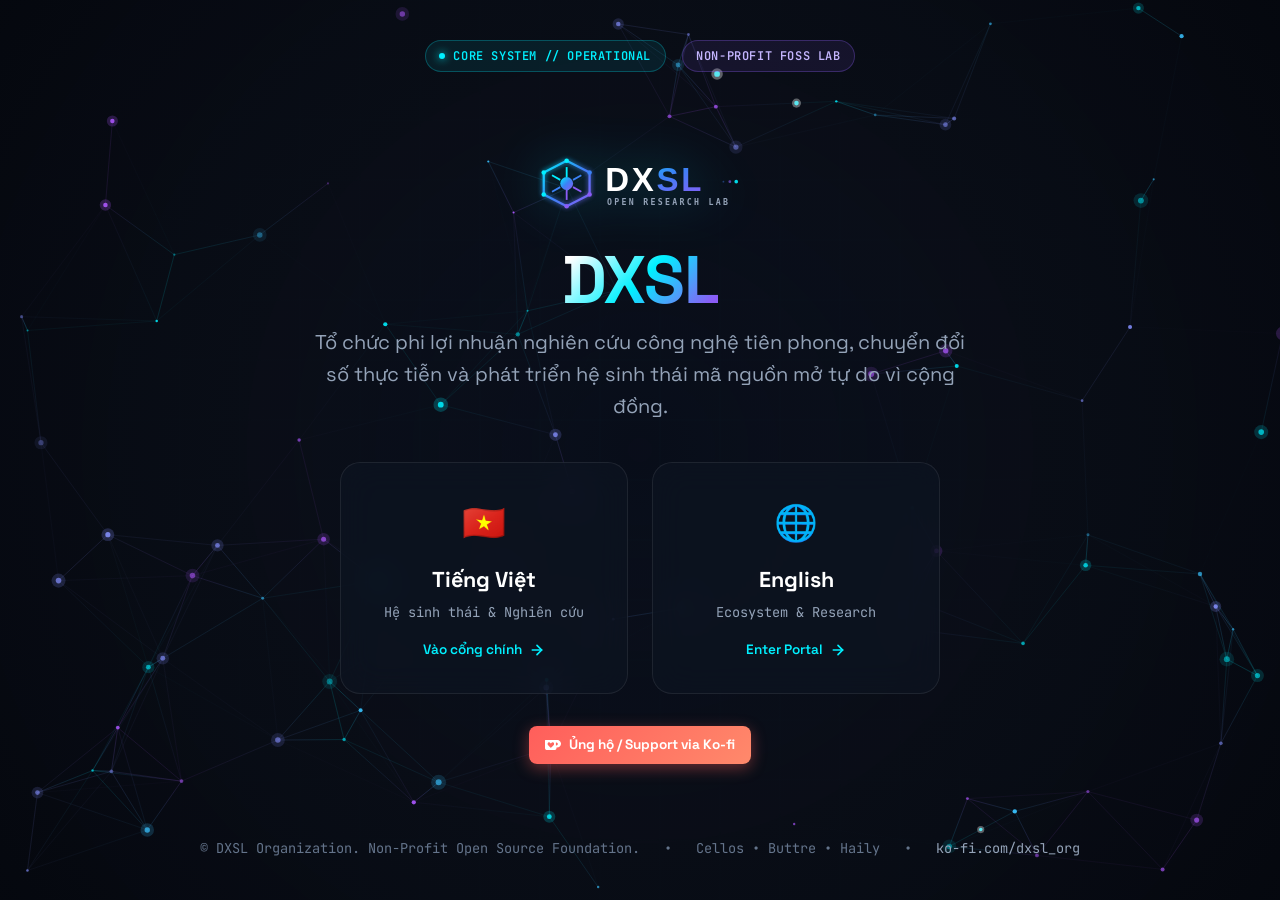
<file: index.html>
<!DOCTYPE html>
<html lang="vi">
<head>
  <meta charset="UTF-8">
  <meta name="viewport" content="width=device-width, initial-scale=1.0">
  <title>DXSL | Tổ chức Nghiên cứu Công nghệ & Chuyển đổi số</title>
  
  <meta name="description" content="DXSL là tổ chức phi lợi nhuận nghiên cứu công nghệ nền tảng, chuyển đổi số và phát triển phần mềm nguồn mở: Hệ điều hành Cellos, Bộ gõ Buttre, Trợ lý Haily.">
  <meta name="keywords" content="DXSL, Cellos, Buttre, Haily, open source, ma nguon mo, he dieu hanh, bo go tieng Viet, tro ly AI, phi loi nhuan, chuyen doi so">
  <meta name="author" content="DXSL Organization">
  <meta name="theme-color" content="#05080f">
  
  <!-- Open Graph / Meta -->
  <meta property="og:type" content="website">
  <meta property="og:title" content="DXSL | Non-Profit Technology & Digital Transformation Lab">
  <meta property="og:description" content="Nghiên cứu công nghệ, chuyển đổi số và phát triển mã nguồn mở tự do: Cellos OS, Buttre IME, Haily AI Assistant.">
  <meta property="og:url" content="https://dxsl.org/">
  
  <!-- Fonts -->
  <link rel="preconnect" href="https://fonts.googleapis.com">
  <link rel="preconnect" href="https://fonts.gstatic.com" crossorigin>
  <link href="https://fonts.googleapis.com/css2?family=JetBrains+Mono:wght@400;500;700&family=Space+Grotesk:wght@400;500;700;800&display=swap" rel="stylesheet">
  
  <!-- Stylesheets -->
  <link rel="stylesheet" href="assets/css/style.css">
  
  <!-- Favicon / Vector Logo -->
  <link rel="icon" type="image/svg+xml" href="assets/images/logo-placeholder.svg">
</head>
<body>

  <!-- Tech Interactive Canvas Background -->
  <canvas id="tech-canvas" aria-label="Interactive cybernetic background"></canvas>

  <!-- Gateway Wrapper -->
  <div class="gateway-wrapper">
    
    <!-- Top System HUD -->
    <header class="gateway-top">
      <div class="badge badge-pulse">
        <span>CORE SYSTEM // OPERATIONAL</span>
      </div>
      <div class="badge badge-violet">
        <span>NON-PROFIT FOSS LAB</span>
      </div>
    </header>

    <!-- Center Content -->
    <main class="gateway-center">
      
      <!-- LOGO AREA: Quý anh/chị có thể thay file ảnh logo của DXSL vào đây -->
      <div class="logo-container">
        <!-- 
          [THAY LOGO]: Khi có hình ảnh logo chính thức, thay thế giá trị src của thẻ img bên dưới
          bằng đường dẫn file ảnh logo (ví dụ: assets/images/dxsl-logo.png)
        -->
        <img src="assets/images/logo-placeholder.svg" alt="DXSL Organization" class="gateway-logo-img" id="dxsl-logo">
      </div>

      <h1 class="gateway-title">
        <span class="gradient-text">DXSL</span>
      </h1>

      <p class="gateway-desc">
        Tổ chức phi lợi nhuận nghiên cứu công nghệ tiên phong, chuyển đổi số thực tiễn và phát triển hệ sinh thái mã nguồn mở tự do vì cộng đồng.
      </p>

      <!-- Language Selector Cards -->
      <div class="lang-selector-grid" role="navigation" aria-label="Lựa chọn ngôn ngữ / Select Language">
        
        <!-- Tiếng Việt -->
        <a href="vi/" class="lang-card" data-lang-select="vi">
          <div class="lang-flag" aria-hidden="true">🇻🇳</div>
          <span class="lang-name">Tiếng Việt</span>
          <span class="lang-sub">Hệ sinh thái &amp; Nghiên cứu</span>
          <span class="lang-arrow">
            Vào cổng chính
            <svg width="16" height="16" viewBox="0 0 24 24" fill="none" stroke="currentColor" stroke-width="2.5" stroke-linecap="round" stroke-linejoin="round">
              <path d="M5 12h14"></path>
              <path d="M12 5l7 7-7 7"></path>
            </svg>
          </span>
        </a>

        <!-- English -->
        <a href="en/" class="lang-card" data-lang-select="en">
          <div class="lang-flag" aria-hidden="true">🌐</div>
          <span class="lang-name">English</span>
          <span class="lang-sub">Ecosystem &amp; Research</span>
          <span class="lang-arrow">
            Enter Portal
            <svg width="16" height="16" viewBox="0 0 24 24" fill="none" stroke="currentColor" stroke-width="2.5" stroke-linecap="round" stroke-linejoin="round">
              <path d="M5 12h14"></path>
              <path d="M12 5l7 7-7 7"></path>
            </svg>
          </span>
        </a>

      </div>

      <!-- Quick Donate Badge / Link -->
      <div>
        <a href="https://ko-fi.com/dxsl_org" target="_blank" rel="noopener noreferrer" class="btn btn-sm btn-kofi" style="display: inline-flex; align-items: center; gap: 0.5rem;">
          <svg width="16" height="16" viewBox="0 0 24 24" fill="currentColor">
            <path d="M23.881 8.948c-.773-4.085-4.859-4.593-4.859-4.593H.723c-.604 0-.679.798-.679.798s-.082 7.324-.022 11.822c.164 2.424 2.586 2.672 2.586 2.672s8.267-.023 11.966-.049c2.438-.426 2.683-2.566 2.658-3.734 4.352.24 7.422-2.831 6.649-6.916zm-11.062 3.511c-1.246 1.453-4.047 3.974-4.047 3.974s-2.793-2.513-4.047-3.974c-1.042-1.217-1.129-2.766-.192-3.824.974-1.099 2.586-.889 3.541.205.474.542.698.887.698.887s.224-.345.698-.887c.955-1.094 2.567-1.304 3.541-.205.937 1.058.85 2.607-.191 3.824zm6.374-1.696c-.332 1.823-1.897 1.884-2.822 1.885v-4.492c.934 0 2.49.07 2.822 1.885-.001.001 0 .722 0 .722z"/>
          </svg>
          <span>Ủng hộ / Support via Ko-fi</span>
        </a>
      </div>

    </main>

    <!-- Bottom Status / Copyright -->
    <footer class="gateway-bottom">
      <span>&copy; DXSL Organization. Non-Profit Open Source Foundation.</span>
      <span>&bull;</span>
      <span>Cellos &bull; Buttre &bull; Haily</span>
      <span>&bull;</span>
      <a href="https://ko-fi.com/dxsl_org" target="_blank" rel="noopener noreferrer">ko-fi.com/dxsl_org</a>
    </footer>

  </div>

  <!-- Scripts -->
  <script src="assets/js/tech-canvas.js"></script>
  <script src="assets/js/main.js"></script>

</body>
</html>
</file>
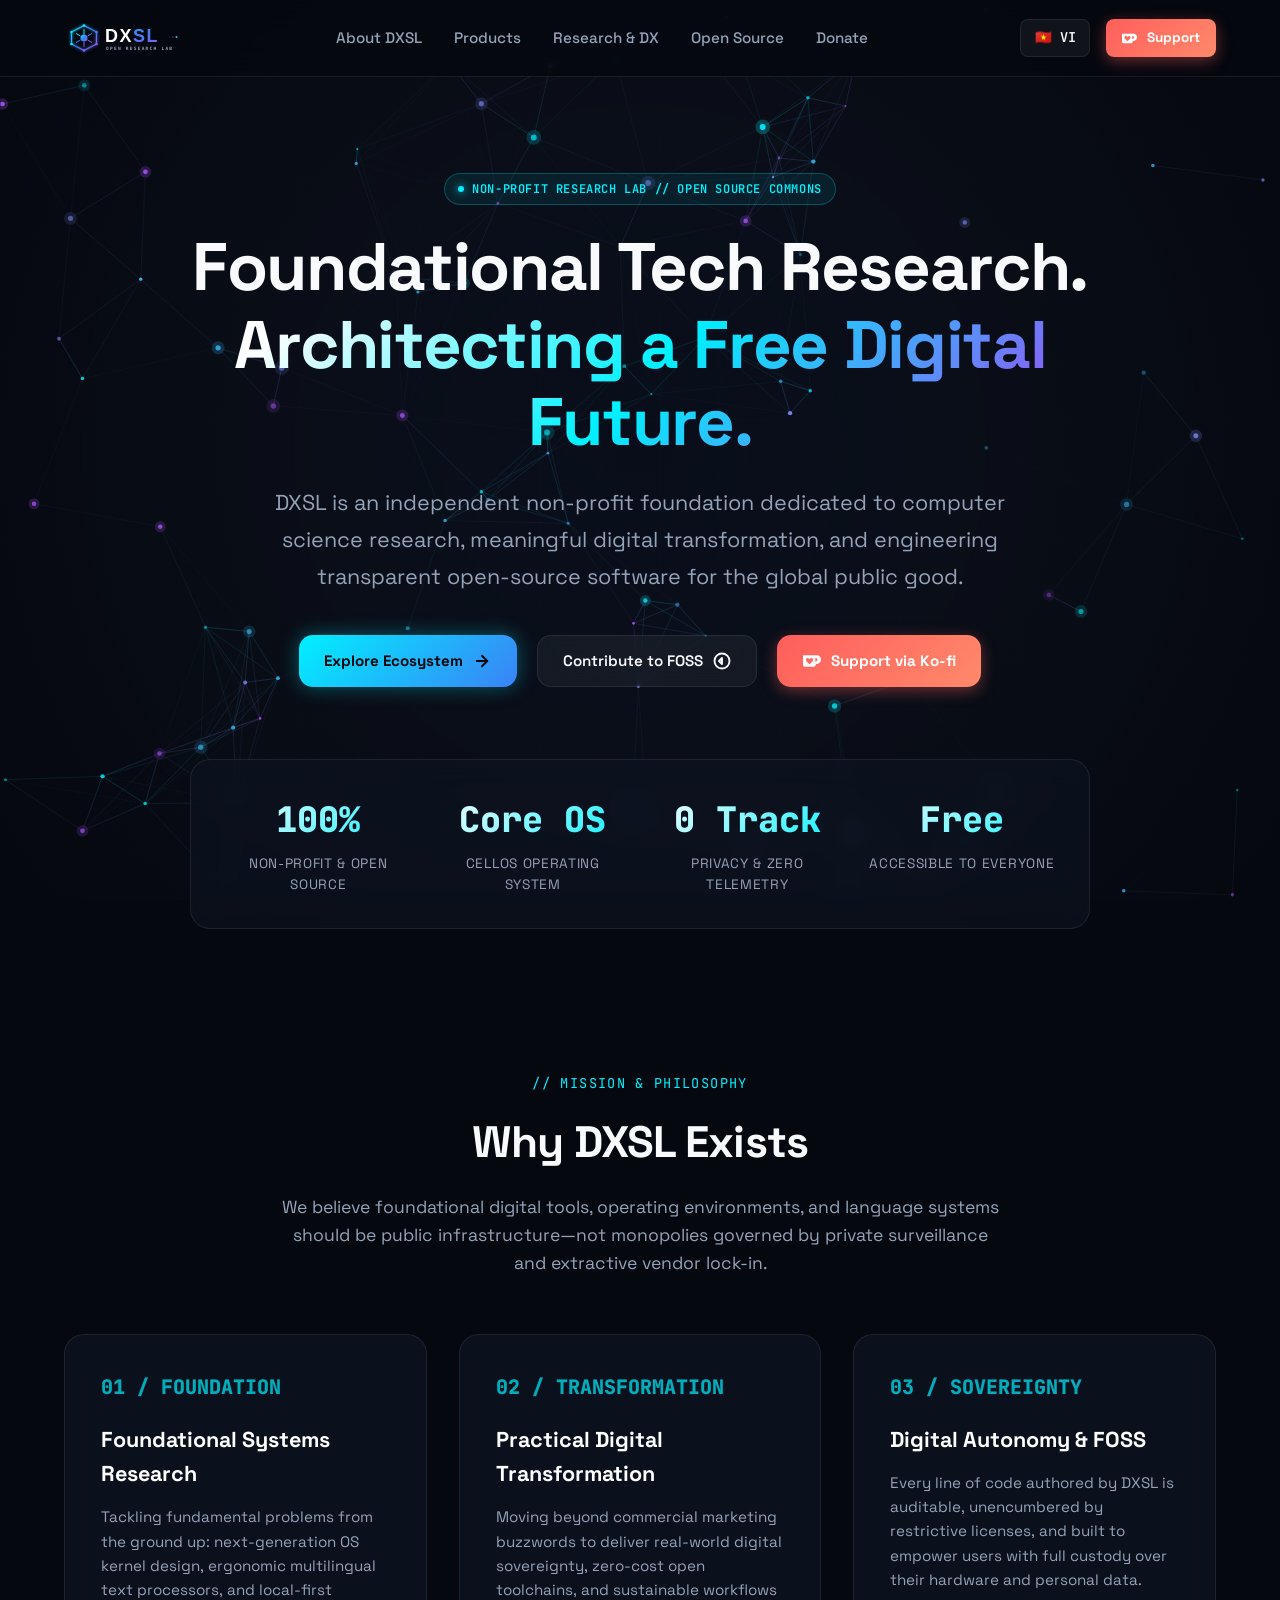
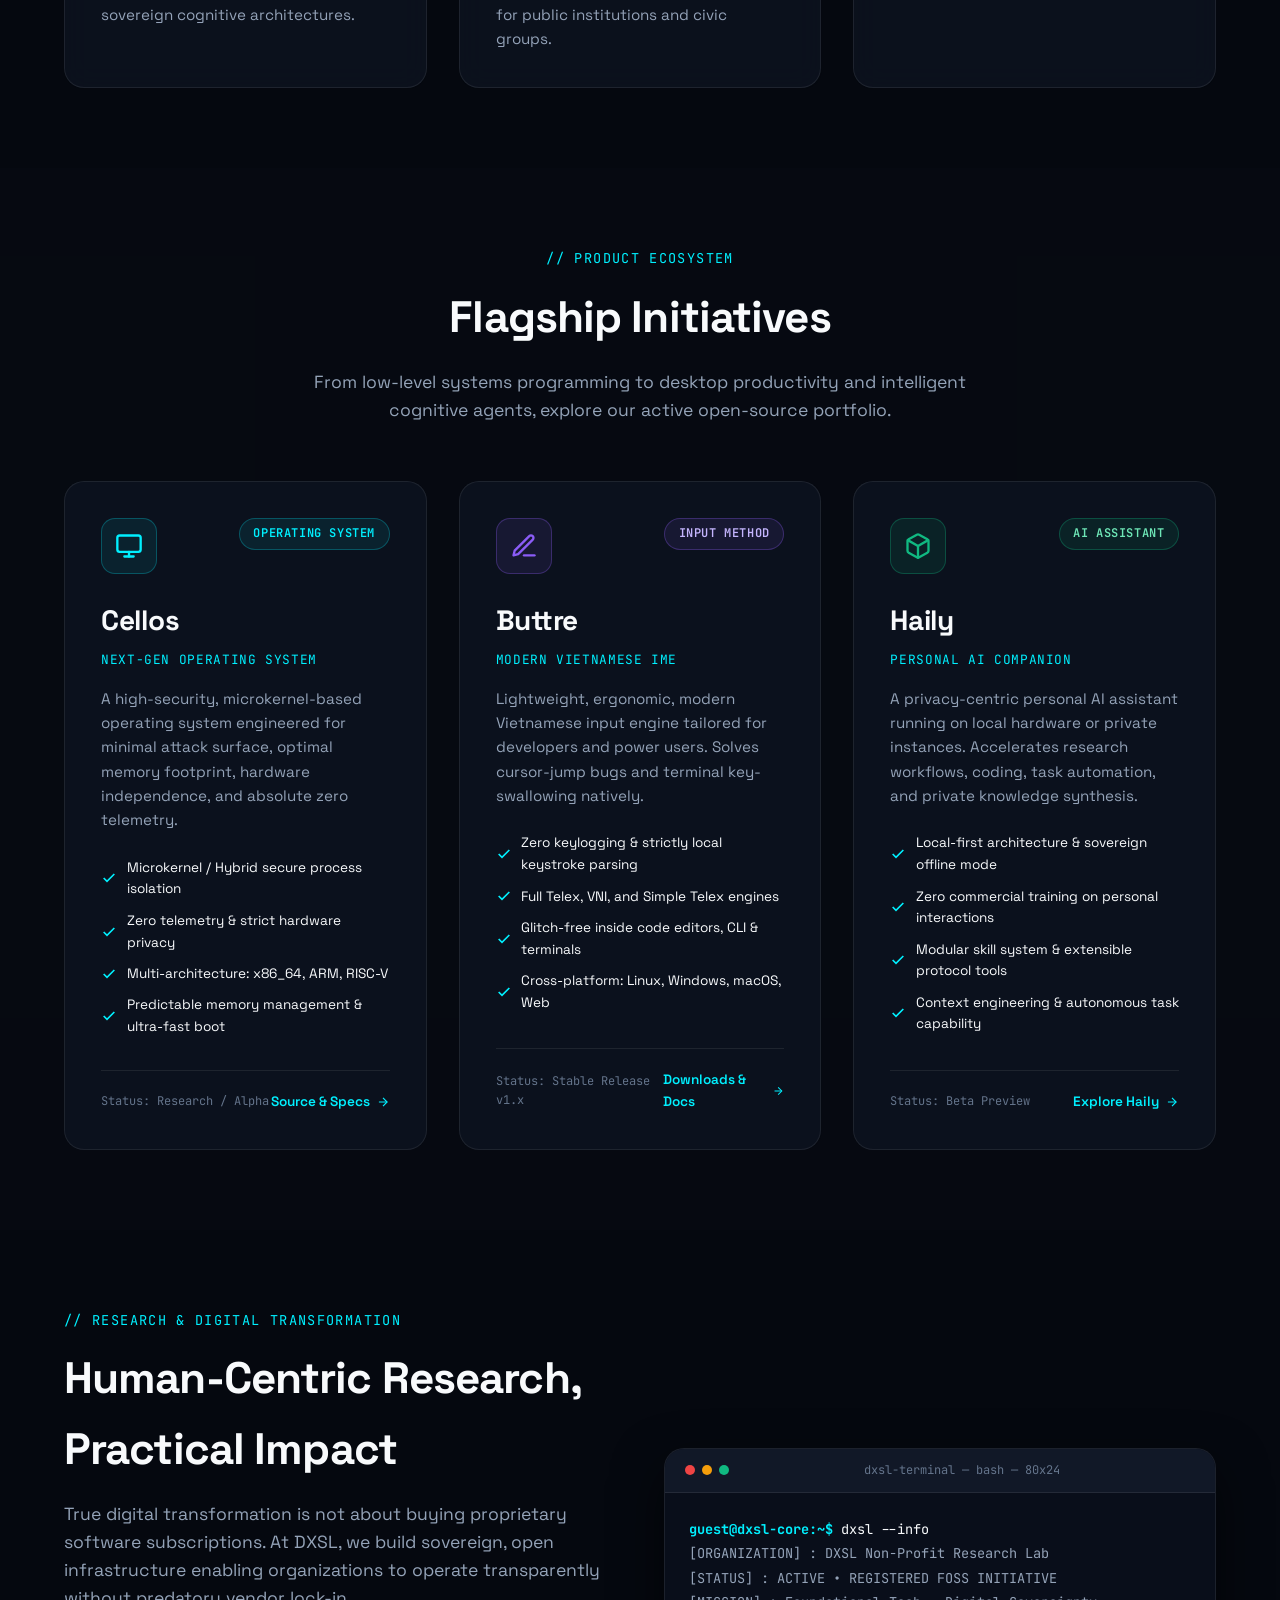
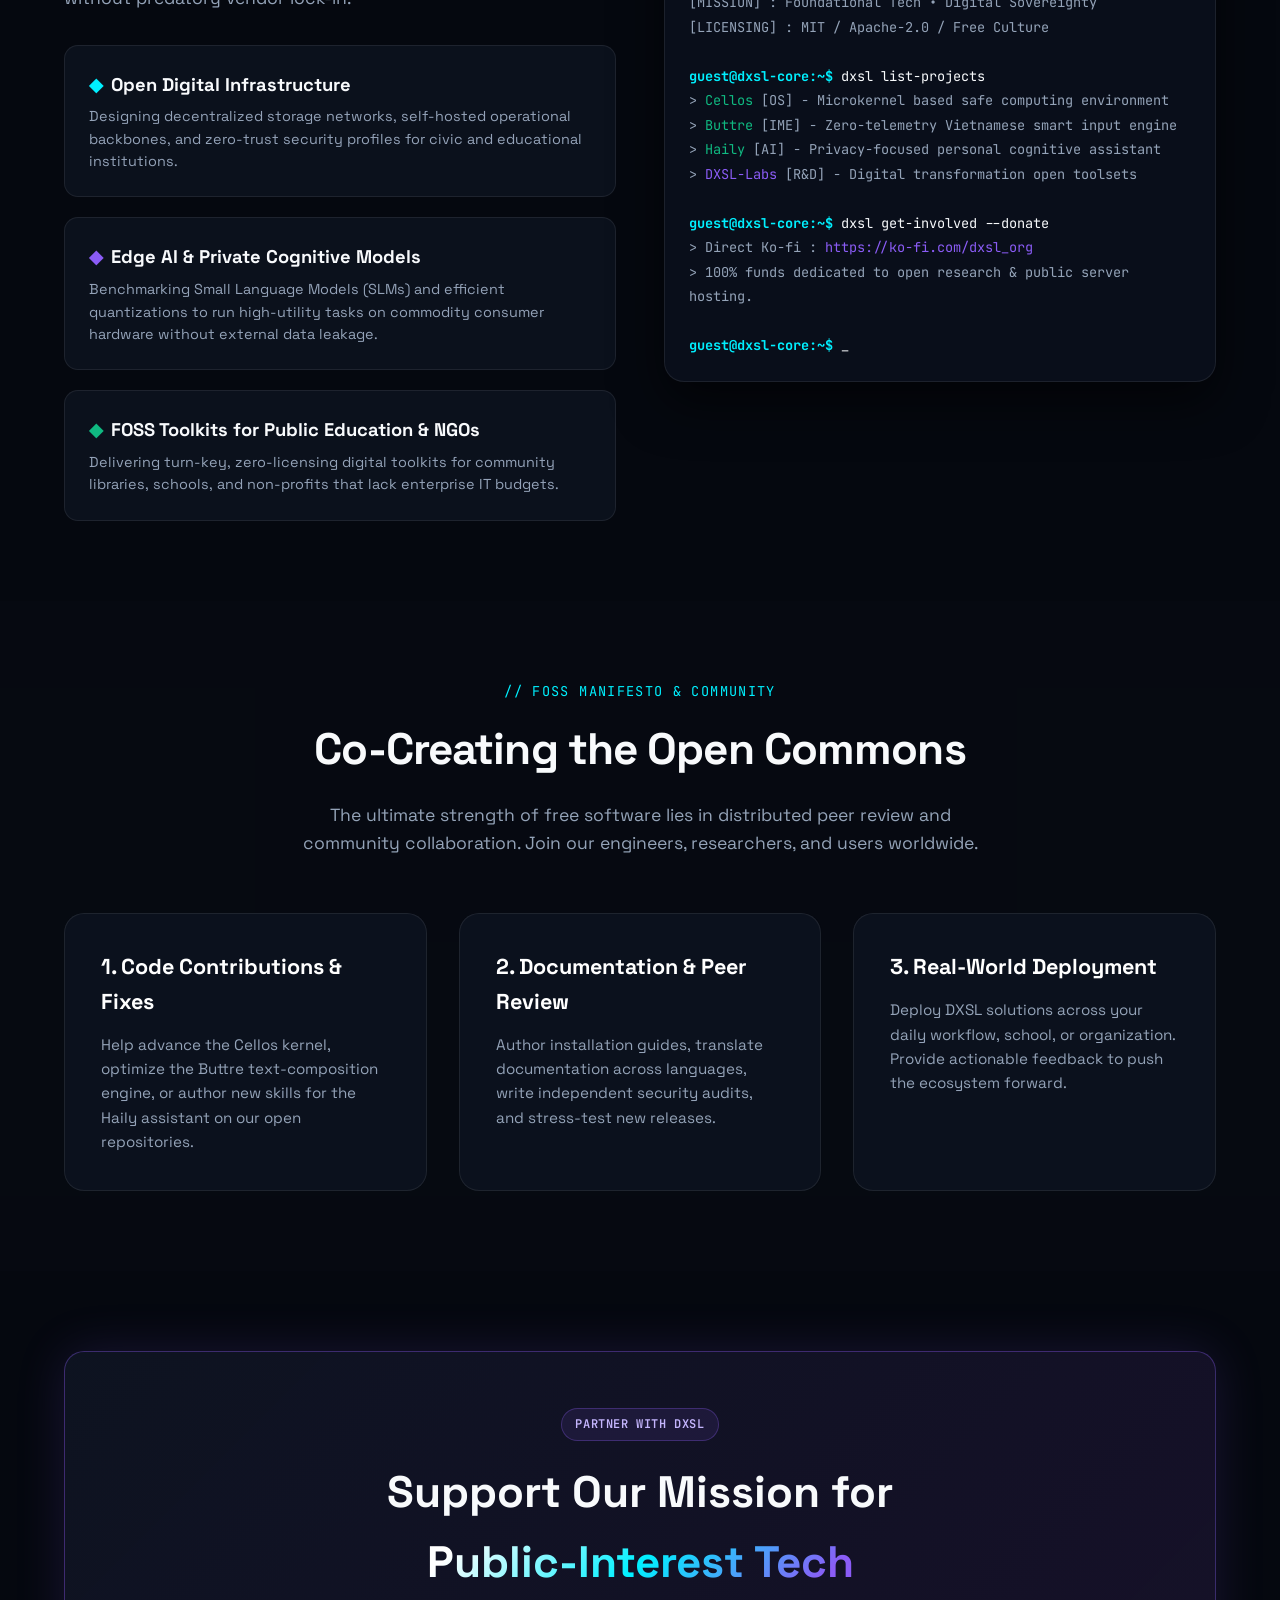
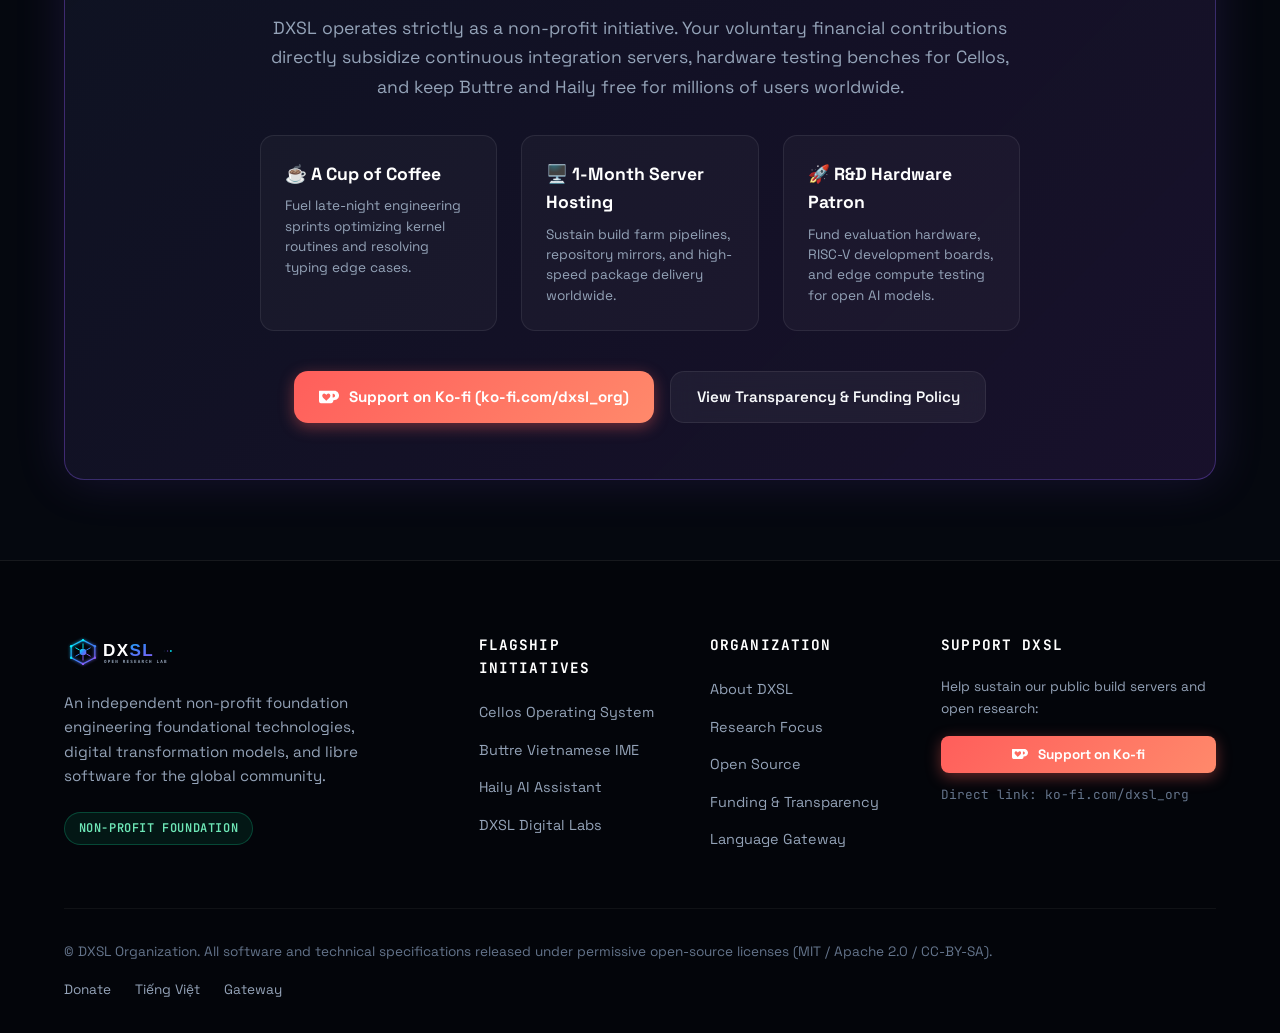
<file: en/index.html>
<!DOCTYPE html>
<html lang="en">
<head>
  <meta charset="UTF-8">
  <meta name="viewport" content="width=device-width, initial-scale=1.0">
  <title>DXSL | Non-Profit Technology Research, Digital Transformation &amp; Open Source</title>
  
  <meta name="description" content="DXSL is a non-profit foundation dedicated to foundational computing research, practical digital transformation, and open-source software: Cellos OS, Buttre IME, Haily AI Assistant.">
  <meta name="keywords" content="DXSL, Cellos OS, Buttre IME, Haily AI, open source foundation, non-profit technology, digital transformation, operating system, Vietnamese input method, private AI">
  <meta name="author" content="DXSL Organization">
  <meta name="theme-color" content="#05080f">
  
  <!-- Open Graph -->
  <meta property="og:type" content="website">
  <meta property="og:title" content="DXSL | Non-Profit Technology &amp; Digital Transformation Lab">
  <meta property="og:description" content="Pioneering foundational computing, Cellos Operating System, Buttre Vietnamese IME, Haily AI Companion, and serving the public open-source commons.">
  <meta property="og:url" content="https://dxsl.org/en/">
  
  <!-- Fonts -->
  <link rel="preconnect" href="https://fonts.googleapis.com">
  <link rel="preconnect" href="https://fonts.gstatic.com" crossorigin>
  <link href="https://fonts.googleapis.com/css2?family=JetBrains+Mono:wght@400;500;700&family=Space+Grotesk:wght@400;500;700;800&display=swap" rel="stylesheet">
  
  <!-- Stylesheets -->
  <link rel="stylesheet" href="../assets/css/style.css">
  <link rel="icon" type="image/svg+xml" href="../assets/images/logo-placeholder.svg">
</head>
<body>

  <!-- Tech Interactive Canvas Background -->
  <canvas id="tech-canvas" aria-label="Interactive cybernetic background"></canvas>

  <!-- Navigation Header -->
  <header class="site-header">
    <div class="container">
      <nav class="site-nav" aria-label="Main Navigation">
        
        <!-- Brand Logo -->
        <a href="index.html" class="nav-brand">
          <!-- [DXSL LOGO]: Replace logo placeholder path when ready -->
          <img src="../assets/images/logo-placeholder.svg" alt="DXSL Logo" class="nav-brand-img">
        </a>

        <!-- Navigation Links -->
        <ul class="nav-links">
          <li><a href="#about" class="nav-link">About DXSL</a></li>
          <li><a href="#products" class="nav-link">Products</a></li>
          <li><a href="#research" class="nav-link">Research &amp; DX</a></li>
          <li><a href="#opensource" class="nav-link">Open Source</a></li>
          <li><a href="donate.html" class="nav-link">Donate</a></li>
        </ul>

        <!-- Right Actions: Language Switch & Donate CTA -->
        <div class="nav-actions">
          <a href="../vi/index.html" class="lang-switch-btn" title="Chuyển sang Tiếng Việt / Switch to Vietnamese">
            <span aria-hidden="true">🇻🇳</span>
            <span>VI</span>
          </a>

          <a href="donate.html" class="btn btn-sm btn-kofi">
            <svg width="15" height="15" viewBox="0 0 24 24" fill="currentColor">
              <path d="M23.881 8.948c-.773-4.085-4.859-4.593-4.859-4.593H.723c-.604 0-.679.798-.679.798s-.082 7.324-.022 11.822c.164 2.424 2.586 2.672 2.586 2.672s8.267-.023 11.966-.049c2.438-.426 2.683-2.566 2.658-3.734 4.352.24 7.422-2.831 6.649-6.916zm-11.062 3.511c-1.246 1.453-4.047 3.974-4.047 3.974s-2.793-2.513-4.047-3.974c-1.042-1.217-1.129-2.766-.192-3.824.974-1.099 2.586-.889 3.541.205.474.542.698.887.698.887s.224-.345.698-.887c.955-1.094 2.567-1.304 3.541-.205.937 1.058.85 2.607-.191 3.824zm6.374-1.696c-.332 1.823-1.897 1.884-2.822 1.885v-4.492c.934 0 2.49.07 2.822 1.885-.001.001 0 .722 0 .722z"/>
            </svg>
            <span>Support</span>
          </a>

          <!-- Mobile Toggle Button -->
          <button class="mobile-toggle" aria-label="Toggle Navigation Menu" aria-expanded="false">
            <svg width="24" height="24" viewBox="0 0 24 24" fill="none" stroke="currentColor" stroke-width="2" stroke-linecap="round" stroke-linejoin="round">
              <line x1="3" y1="12" x2="21" y2="12"></line>
              <line x1="3" y1="6" x2="21" y2="6"></line>
              <line x1="3" y1="18" x2="21" y2="18"></line>
            </svg>
          </button>
        </div>

      </nav>
    </div>
  </header>

  <!-- Hero Section -->
  <section class="hero-section">
    <div class="container">
      <div class="hero-content">
        
        <div class="hero-badge">
          <span class="badge badge-pulse">NON-PROFIT RESEARCH LAB // OPEN SOURCE COMMONS</span>
        </div>

        <h1 class="hero-title">
          Foundational Tech Research.<br>
          <span class="gradient-text">Architecting a Free Digital Future.</span>
        </h1>

        <p class="hero-desc">
          DXSL is an independent non-profit foundation dedicated to computer science research, meaningful digital transformation, and engineering transparent open-source software for the global public good.
        </p>

        <div class="hero-cta">
          <a href="#products" class="btn btn-primary">
            <span>Explore Ecosystem</span>
            <svg width="18" height="18" viewBox="0 0 24 24" fill="none" stroke="currentColor" stroke-width="2.5" stroke-linecap="round" stroke-linejoin="round">
              <path d="M5 12h14"></path>
              <path d="M12 5l7 7-7 7"></path>
            </svg>
          </a>

          <a href="#opensource" class="btn btn-secondary">
            <span>Contribute to FOSS</span>
            <svg width="18" height="18" viewBox="0 0 24 24" fill="none" stroke="currentColor" stroke-width="2.5" stroke-linecap="round" stroke-linejoin="round">
              <circle cx="12" cy="12" r="10"></circle>
              <polygon points="12 8 8 12 12 16 12 8"></polygon>
            </svg>
          </a>

          <a href="donate.html" class="btn btn-kofi">
            <svg width="18" height="18" viewBox="0 0 24 24" fill="currentColor">
              <path d="M23.881 8.948c-.773-4.085-4.859-4.593-4.859-4.593H.723c-.604 0-.679.798-.679.798s-.082 7.324-.022 11.822c.164 2.424 2.586 2.672 2.586 2.672s8.267-.023 11.966-.049c2.438-.426 2.683-2.566 2.658-3.734 4.352.24 7.422-2.831 6.649-6.916zm-11.062 3.511c-1.246 1.453-4.047 3.974-4.047 3.974s-2.793-2.513-4.047-3.974c-1.042-1.217-1.129-2.766-.192-3.824.974-1.099 2.586-.889 3.541.205.474.542.698.887.698.887s.224-.345.698-.887c.955-1.094 2.567-1.304 3.541-.205.937 1.058.85 2.607-.191 3.824zm6.374-1.696c-.332 1.823-1.897 1.884-2.822 1.885v-4.492c.934 0 2.49.07 2.822 1.885-.001.001 0 .722 0 .722z"/>
            </svg>
            <span>Support via Ko-fi</span>
          </a>
        </div>

        <!-- Metric Highlights -->
        <div class="hero-stats">
          <div class="stat-item">
            <div class="stat-value">100%</div>
            <div class="stat-label">Non-Profit &amp; Open Source</div>
          </div>
          <div class="stat-item">
            <div class="stat-value">Core OS</div>
            <div class="stat-label">Cellos Operating System</div>
          </div>
          <div class="stat-item">
            <div class="stat-value">0 Track</div>
            <div class="stat-label">Privacy &amp; Zero Telemetry</div>
          </div>
          <div class="stat-item">
            <div class="stat-value">Free</div>
            <div class="stat-label">Accessible to Everyone</div>
          </div>
        </div>

      </div>
    </div>
  </section>

  <!-- About & Pillars Section -->
  <section id="about" class="section">
    <div class="container">
      
      <div class="section-header">
        <span class="section-tag">// MISSION &amp; PHILOSOPHY</span>
        <h2 class="section-title">Why DXSL Exists</h2>
        <p class="section-desc">
          We believe foundational digital tools, operating environments, and language systems should be public infrastructure—not monopolies governed by private surveillance and extractive vendor lock-in.
        </p>
      </div>

      <div class="pillars-grid">
        
        <div class="pillar-card">
          <span class="pillar-num">01 / FOUNDATION</span>
          <h3 class="pillar-title">Foundational Systems Research</h3>
          <p class="pillar-desc">
            Tackling fundamental problems from the ground up: next-generation OS kernel design, ergonomic multilingual text processors, and local-first sovereign cognitive architectures.
          </p>
        </div>

        <div class="pillar-card">
          <span class="pillar-num">02 / TRANSFORMATION</span>
          <h3 class="pillar-title">Practical Digital Transformation</h3>
          <p class="pillar-desc">
            Moving beyond commercial marketing buzzwords to deliver real-world digital sovereignty, zero-cost open toolchains, and sustainable workflows for public institutions and civic groups.
          </p>
        </div>

        <div class="pillar-card">
          <span class="pillar-num">03 / SOVEREIGNTY</span>
          <h3 class="pillar-title">Digital Autonomy &amp; FOSS</h3>
          <p class="pillar-desc">
            Every line of code authored by DXSL is auditable, unencumbered by restrictive licenses, and built to empower users with full custody over their hardware and personal data.
          </p>
        </div>

      </div>

    </div>
  </section>

  <!-- Featured Products Section -->
  <section id="products" class="section" style="background: rgba(9, 13, 22, 0.4);">
    <div class="container">
      
      <div class="section-header">
        <span class="section-tag">// PRODUCT ECOSYSTEM</span>
        <h2 class="section-title">Flagship Initiatives</h2>
        <p class="section-desc">
          From low-level systems programming to desktop productivity and intelligent cognitive agents, explore our active open-source portfolio.
        </p>
      </div>

      <div class="products-grid">
        
        <!-- Product 1: Cellos -->
        <article class="product-card">
          <div>
            <div class="product-header">
              <div class="product-icon-wrap">
                <svg width="28" height="28" viewBox="0 0 24 24" fill="none" stroke="currentColor" stroke-width="2" stroke-linecap="round" stroke-linejoin="round">
                  <rect x="2" y="3" width="20" height="14" rx="2" ry="2"></rect>
                  <line x1="8" y1="21" x2="16" y2="21"></line>
                  <line x1="12" y1="17" x2="12" y2="21"></line>
                </svg>
              </div>
              <span class="badge">OPERATING SYSTEM</span>
            </div>

            <h3 class="product-name">Cellos</h3>
            <div class="product-category">Next-Gen Operating System</div>
            <p class="product-desc">
              A high-security, microkernel-based operating system engineered for minimal attack surface, optimal memory footprint, hardware independence, and absolute zero telemetry.
            </p>

            <ul class="product-features">
              <li class="feature-item">
                <svg width="16" height="16" viewBox="0 0 24 24" fill="none" stroke="currentColor" stroke-width="2.5"><polyline points="20 6 9 17 4 12"></polyline></svg>
                <span>Microkernel / Hybrid secure process isolation</span>
              </li>
              <li class="feature-item">
                <svg width="16" height="16" viewBox="0 0 24 24" fill="none" stroke="currentColor" stroke-width="2.5"><polyline points="20 6 9 17 4 12"></polyline></svg>
                <span>Zero telemetry &amp; strict hardware privacy</span>
              </li>
              <li class="feature-item">
                <svg width="16" height="16" viewBox="0 0 24 24" fill="none" stroke="currentColor" stroke-width="2.5"><polyline points="20 6 9 17 4 12"></polyline></svg>
                <span>Multi-architecture: x86_64, ARM, RISC-V</span>
              </li>
              <li class="feature-item">
                <svg width="16" height="16" viewBox="0 0 24 24" fill="none" stroke="currentColor" stroke-width="2.5"><polyline points="20 6 9 17 4 12"></polyline></svg>
                <span>Predictable memory management &amp; ultra-fast boot</span>
              </li>
            </ul>
          </div>

          <div class="product-footer">
            <span class="product-status">Status: Research / Alpha</span>
            <a href="#opensource" class="product-link">
              <span>Source &amp; Specs</span>
              <svg width="14" height="14" viewBox="0 0 24 24" fill="none" stroke="currentColor" stroke-width="2"><path d="M5 12h14"></path><path d="M12 5l7 7-7 7"></path></svg>
            </a>
          </div>
        </article>

        <!-- Product 2: Buttre -->
        <article class="product-card card-violet">
          <div>
            <div class="product-header">
              <div class="product-icon-wrap violet">
                <svg width="28" height="28" viewBox="0 0 24 24" fill="none" stroke="currentColor" stroke-width="2" stroke-linecap="round" stroke-linejoin="round">
                  <path d="M12 20h9"></path>
                  <path d="M16.5 3.5a2.121 2.121 0 0 1 3 3L7 19l-4 1 1-4L16.5 3.5z"></path>
                </svg>
              </div>
              <span class="badge badge-violet">INPUT METHOD</span>
            </div>

            <h3 class="product-name">Buttre</h3>
            <div class="product-category">Modern Vietnamese IME</div>
            <p class="product-desc">
              Lightweight, ergonomic, modern Vietnamese input engine tailored for developers and power users. Solves cursor-jump bugs and terminal key-swallowing natively.
            </p>

            <ul class="product-features">
              <li class="feature-item">
                <svg width="16" height="16" viewBox="0 0 24 24" fill="none" stroke="currentColor" stroke-width="2.5"><polyline points="20 6 9 17 4 12"></polyline></svg>
                <span>Zero keylogging &amp; strictly local keystroke parsing</span>
              </li>
              <li class="feature-item">
                <svg width="16" height="16" viewBox="0 0 24 24" fill="none" stroke="currentColor" stroke-width="2.5"><polyline points="20 6 9 17 4 12"></polyline></svg>
                <span>Full Telex, VNI, and Simple Telex engines</span>
              </li>
              <li class="feature-item">
                <svg width="16" height="16" viewBox="0 0 24 24" fill="none" stroke="currentColor" stroke-width="2.5"><polyline points="20 6 9 17 4 12"></polyline></svg>
                <span>Glitch-free inside code editors, CLI &amp; terminals</span>
              </li>
              <li class="feature-item">
                <svg width="16" height="16" viewBox="0 0 24 24" fill="none" stroke="currentColor" stroke-width="2.5"><polyline points="20 6 9 17 4 12"></polyline></svg>
                <span>Cross-platform: Linux, Windows, macOS, Web</span>
              </li>
            </ul>
          </div>

          <div class="product-footer">
            <span class="product-status">Status: Stable Release v1.x</span>
            <a href="#opensource" class="product-link">
              <span>Downloads &amp; Docs</span>
              <svg width="14" height="14" viewBox="0 0 24 24" fill="none" stroke="currentColor" stroke-width="2"><path d="M5 12h14"></path><path d="M12 5l7 7-7 7"></path></svg>
            </a>
          </div>
        </article>

        <!-- Product 3: Haily -->
        <article class="product-card card-emerald">
          <div>
            <div class="product-header">
              <div class="product-icon-wrap emerald">
                <svg width="28" height="28" viewBox="0 0 24 24" fill="none" stroke="currentColor" stroke-width="2" stroke-linecap="round" stroke-linejoin="round">
                  <path d="M21 16V8a2 2 0 0 0-1-1.73l-7-4a2 2 0 0 0-2 0l-7 4A2 2 0 0 0 3 8v8a2 2 0 0 0 1 1.73l7 4a2 2 0 0 0 2 0l7-4A2 2 0 0 0 21 16z"></path>
                  <polyline points="3.27 6.96 12 12.01 20.73 6.96"></polyline>
                  <line x1="12" y1="22.08" x2="12" y2="12"></line>
                </svg>
              </div>
              <span class="badge badge-emerald">AI ASSISTANT</span>
            </div>

            <h3 class="product-name">Haily</h3>
            <div class="product-category">Personal AI Companion</div>
            <p class="product-desc">
              A privacy-centric personal AI assistant running on local hardware or private instances. Accelerates research workflows, coding, task automation, and private knowledge synthesis.
            </p>

            <ul class="product-features">
              <li class="feature-item">
                <svg width="16" height="16" viewBox="0 0 24 24" fill="none" stroke="currentColor" stroke-width="2.5"><polyline points="20 6 9 17 4 12"></polyline></svg>
                <span>Local-first architecture &amp; sovereign offline mode</span>
              </li>
              <li class="feature-item">
                <svg width="16" height="16" viewBox="0 0 24 24" fill="none" stroke="currentColor" stroke-width="2.5"><polyline points="20 6 9 17 4 12"></polyline></svg>
                <span>Zero commercial training on personal interactions</span>
              </li>
              <li class="feature-item">
                <svg width="16" height="16" viewBox="0 0 24 24" fill="none" stroke="currentColor" stroke-width="2.5"><polyline points="20 6 9 17 4 12"></polyline></svg>
                <span>Modular skill system &amp; extensible protocol tools</span>
              </li>
              <li class="feature-item">
                <svg width="16" height="16" viewBox="0 0 24 24" fill="none" stroke="currentColor" stroke-width="2.5"><polyline points="20 6 9 17 4 12"></polyline></svg>
                <span>Context engineering &amp; autonomous task capability</span>
              </li>
            </ul>
          </div>

          <div class="product-footer">
            <span class="product-status">Status: Beta Preview</span>
            <a href="#opensource" class="product-link">
              <span>Explore Haily</span>
              <svg width="14" height="14" viewBox="0 0 24 24" fill="none" stroke="currentColor" stroke-width="2"><path d="M5 12h14"></path><path d="M12 5l7 7-7 7"></path></svg>
            </a>
          </div>
        </article>

      </div>

    </div>
  </section>

  <!-- Research & Digital Transformation -->
  <section id="research" class="section">
    <div class="container">
      
      <div class="research-layout">
        
        <div>
          <span class="section-tag">// RESEARCH &amp; DIGITAL TRANSFORMATION</span>
          <h2 class="section-title">Human-Centric Research, Practical Impact</h2>
          <p class="section-desc" style="margin-bottom: 2rem;">
            True digital transformation is not about buying proprietary software subscriptions. At DXSL, we build sovereign, open infrastructure enabling organizations to operate transparently without predatory vendor lock-in.
          </p>

          <div class="research-card-list">
            
            <div class="research-item">
              <h4>
                <span class="text-cyan">◆</span>
                Open Digital Infrastructure
              </h4>
              <p>Designing decentralized storage networks, self-hosted operational backbones, and zero-trust security profiles for civic and educational institutions.</p>
            </div>

            <div class="research-item">
              <h4>
                <span class="text-violet">◆</span>
                Edge AI &amp; Private Cognitive Models
              </h4>
              <p>Benchmarking Small Language Models (SLMs) and efficient quantizations to run high-utility tasks on commodity consumer hardware without external data leakage.</p>
            </div>

            <div class="research-item">
              <h4>
                <span class="text-emerald">◆</span>
                FOSS Toolkits for Public Education &amp; NGOs
              </h4>
              <p>Delivering turn-key, zero-licensing digital toolkits for community libraries, schools, and non-profits that lack enterprise IT budgets.</p>
            </div>

          </div>
        </div>

        <!-- Terminal Concept Preview -->
        <div class="terminal-window">
          <div class="terminal-header">
            <div class="terminal-dots">
              <span class="terminal-dot dot-red"></span>
              <span class="terminal-dot dot-yellow"></span>
              <span class="terminal-dot dot-green"></span>
            </div>
            <span class="terminal-title">dxsl-terminal — bash — 80x24</span>
            <span></span>
          </div>
          <div class="terminal-body">
            <div><span class="t-prompt">guest@dxsl-core:~$</span> <span class="t-cmd">dxsl --info</span></div>
            <div class="t-res">
              [ORGANIZATION]  : DXSL Non-Profit Research Lab<br>
              [STATUS]        : ACTIVE &bull; REGISTERED FOSS INITIATIVE<br>
              [MISSION]       : Foundational Tech &bull; Digital Sovereignty<br>
              [LICENSING]     : MIT / Apache-2.0 / Free Culture
            </div>
            <br>
            <div><span class="t-prompt">guest@dxsl-core:~$</span> <span class="t-cmd">dxsl list-projects</span></div>
            <div class="t-res">
              &gt; <span class="t-success">Cellos</span>    [OS]      - Microkernel based safe computing environment<br>
              &gt; <span class="t-success">Buttre</span>    [IME]     - Zero-telemetry Vietnamese smart input engine<br>
              &gt; <span class="t-success">Haily</span>     [AI]      - Privacy-focused personal cognitive assistant<br>
              &gt; <span class="t-highlight">DXSL-Labs</span> [R&amp;D]     - Digital transformation open toolsets
            </div>
            <br>
            <div><span class="t-prompt">guest@dxsl-core:~$</span> <span class="t-cmd">dxsl get-involved --donate</span></div>
            <div class="t-res">
              &gt; Direct Ko-fi : <span class="t-highlight">https://ko-fi.com/dxsl_org</span><br>
              &gt; 100% funds dedicated to open research &amp; public server hosting.
            </div>
            <br>
            <div><span class="t-prompt">guest@dxsl-core:~$</span> <span class="t-cmd">_</span></div>
          </div>
        </div>

      </div>

    </div>
  </section>

  <!-- Open Source & Community Manifesto -->
  <section id="opensource" class="section" style="background: rgba(9, 13, 22, 0.4);">
    <div class="container">
      
      <div class="section-header">
        <span class="section-tag">// FOSS MANIFESTO &amp; COMMUNITY</span>
        <h2 class="section-title">Co-Creating the Open Commons</h2>
        <p class="section-desc">
          The ultimate strength of free software lies in distributed peer review and community collaboration. Join our engineers, researchers, and users worldwide.
        </p>
      </div>

      <div class="pillars-grid">
        
        <div class="pillar-card">
          <h3 class="pillar-title">1. Code Contributions &amp; Fixes</h3>
          <p class="pillar-desc">
            Help advance the Cellos kernel, optimize the Buttre text-composition engine, or author new skills for the Haily assistant on our open repositories.
          </p>
        </div>

        <div class="pillar-card">
          <h3 class="pillar-title">2. Documentation &amp; Peer Review</h3>
          <p class="pillar-desc">
            Author installation guides, translate documentation across languages, write independent security audits, and stress-test new releases.
          </p>
        </div>

        <div class="pillar-card">
          <h3 class="pillar-title">3. Real-World Deployment</h3>
          <p class="pillar-desc">
            Deploy DXSL solutions across your daily workflow, school, or organization. Provide actionable feedback to push the ecosystem forward.
          </p>
        </div>

      </div>

    </div>
  </section>

  <!-- Donate Callout Banner -->
  <section id="donate" class="section">
    <div class="container">
      
      <div class="donate-highlight-box">
        <div class="donate-content">
          <span class="badge badge-violet" style="margin-bottom: 1rem;">PARTNER WITH DXSL</span>
          
          <h2 class="donate-title">
            Support Our Mission for <span class="gradient-text">Public-Interest Tech</span>
          </h2>

          <p class="donate-desc">
            DXSL operates strictly as a non-profit initiative. Your voluntary financial contributions directly subsidize continuous integration servers, hardware testing benches for Cellos, and keep Buttre and Haily free for millions of users worldwide.
          </p>

          <div class="donate-tiers-grid">
            <div class="donate-tier-card">
              <div class="tier-title">☕ A Cup of Coffee</div>
              <div class="tier-desc">Fuel late-night engineering sprints optimizing kernel routines and resolving typing edge cases.</div>
            </div>
            <div class="donate-tier-card">
              <div class="tier-title">🖥️ 1-Month Server Hosting</div>
              <div class="tier-desc">Sustain build farm pipelines, repository mirrors, and high-speed package delivery worldwide.</div>
            </div>
            <div class="donate-tier-card">
              <div class="tier-title">🚀 R&amp;D Hardware Patron</div>
              <div class="tier-desc">Fund evaluation hardware, RISC-V development boards, and edge compute testing for open AI models.</div>
            </div>
          </div>

          <div style="display: flex; flex-wrap: wrap; justify-content: center; gap: 1rem;">
            <a href="https://ko-fi.com/dxsl_org" target="_blank" rel="noopener noreferrer" class="btn btn-kofi">
              <svg width="20" height="20" viewBox="0 0 24 24" fill="currentColor">
                <path d="M23.881 8.948c-.773-4.085-4.859-4.593-4.859-4.593H.723c-.604 0-.679.798-.679.798s-.082 7.324-.022 11.822c.164 2.424 2.586 2.672 2.586 2.672s8.267-.023 11.966-.049c2.438-.426 2.683-2.566 2.658-3.734 4.352.24 7.422-2.831 6.649-6.916zm-11.062 3.511c-1.246 1.453-4.047 3.974-4.047 3.974s-2.793-2.513-4.047-3.974c-1.042-1.217-1.129-2.766-.192-3.824.974-1.099 2.586-.889 3.541.205.474.542.698.887.698.887s.224-.345.698-.887c.955-1.094 2.567-1.304 3.541-.205.937 1.058.85 2.607-.191 3.824zm6.374-1.696c-.332 1.823-1.897 1.884-2.822 1.885v-4.492c.934 0 2.49.07 2.822 1.885-.001.001 0 .722 0 .722z"/>
              </svg>
              <span>Support on Ko-fi (ko-fi.com/dxsl_org)</span>
            </a>

            <a href="donate.html" class="btn btn-secondary">
              <span>View Transparency &amp; Funding Policy</span>
            </a>
          </div>

        </div>
      </div>

    </div>
  </section>

  <!-- Site Footer -->
  <footer class="site-footer">
    <div class="container">
      
      <div class="footer-grid">
        
        <!-- Bio -->
        <div class="footer-bio">
          <a href="index.html">
            <!-- [DXSL LOGO]: Replace logo placeholder path when ready -->
            <img src="../assets/images/logo-placeholder.svg" alt="DXSL Logo" style="height: 38px;">
          </a>
          <p>
            An independent non-profit foundation engineering foundational technologies, digital transformation models, and libre software for the global community.
          </p>
          <div class="badge badge-emerald">
            <span>NON-PROFIT FOUNDATION</span>
          </div>
        </div>

        <!-- Col 1: Products -->
        <div>
          <h4 class="footer-heading">Flagship Initiatives</h4>
          <ul class="footer-links">
            <li><a href="#products">Cellos Operating System</a></li>
            <li><a href="#products">Buttre Vietnamese IME</a></li>
            <li><a href="#products">Haily AI Assistant</a></li>
            <li><a href="#research">DXSL Digital Labs</a></li>
          </ul>
        </div>

        <!-- Col 2: Organization -->
        <div>
          <h4 class="footer-heading">Organization</h4>
          <ul class="footer-links">
            <li><a href="#about">About DXSL</a></li>
            <li><a href="#research">Research Focus</a></li>
            <li><a href="#opensource">Open Source</a></li>
            <li><a href="donate.html">Funding &amp; Transparency</a></li>
            <li><a href="../index.html">Language Gateway</a></li>
          </ul>
        </div>

        <!-- Col 3: Support & Donate -->
        <div>
          <h4 class="footer-heading">Support DXSL</h4>
          <p style="font-size: 0.85rem; color: var(--text-muted); margin-bottom: 1rem;">
            Help sustain our public build servers and open research:
          </p>
          <a href="https://ko-fi.com/dxsl_org" target="_blank" rel="noopener noreferrer" class="btn btn-sm btn-kofi" style="width: 100%; justify-content: center;">
            <svg width="16" height="16" viewBox="0 0 24 24" fill="currentColor">
              <path d="M23.881 8.948c-.773-4.085-4.859-4.593-4.859-4.593H.723c-.604 0-.679.798-.679.798s-.082 7.324-.022 11.822c.164 2.424 2.586 2.672 2.586 2.672s8.267-.023 11.966-.049c2.438-.426 2.683-2.566 2.658-3.734 4.352.24 7.422-2.831 6.649-6.916zm-11.062 3.511c-1.246 1.453-4.047 3.974-4.047 3.974s-2.793-2.513-4.047-3.974c-1.042-1.217-1.129-2.766-.192-3.824.974-1.099 2.586-.889 3.541.205.474.542.698.887.698.887s.224-.345.698-.887c.955-1.094 2.567-1.304 3.541-.205.937 1.058.85 2.607-.191 3.824zm6.374-1.696c-.332 1.823-1.897 1.884-2.822 1.885v-4.492c.934 0 2.49.07 2.822 1.885-.001.001 0 .722 0 .722z"/>
            </svg>
            <span>Support on Ko-fi</span>
          </a>
          <div style="margin-top: 0.75rem; font-size: 0.8rem; color: var(--text-dim); font-family: var(--font-mono);">
            Direct link: ko-fi.com/dxsl_org
          </div>
        </div>

      </div>

      <div class="footer-bottom">
        <div>
          &copy; DXSL Organization. All software and technical specifications released under permissive open-source licenses (MIT / Apache 2.0 / CC-BY-SA).
        </div>
        <div style="display: flex; gap: 1.5rem;">
          <a href="donate.html">Donate</a>
          <a href="../vi/index.html">Tiếng Việt</a>
          <a href="../index.html">Gateway</a>
        </div>
      </div>

    </div>
  </footer>

  <!-- Scripts -->
  <script src="../assets/js/tech-canvas.js"></script>
  <script src="../assets/js/main.js"></script>

</body>
</html>
</file>
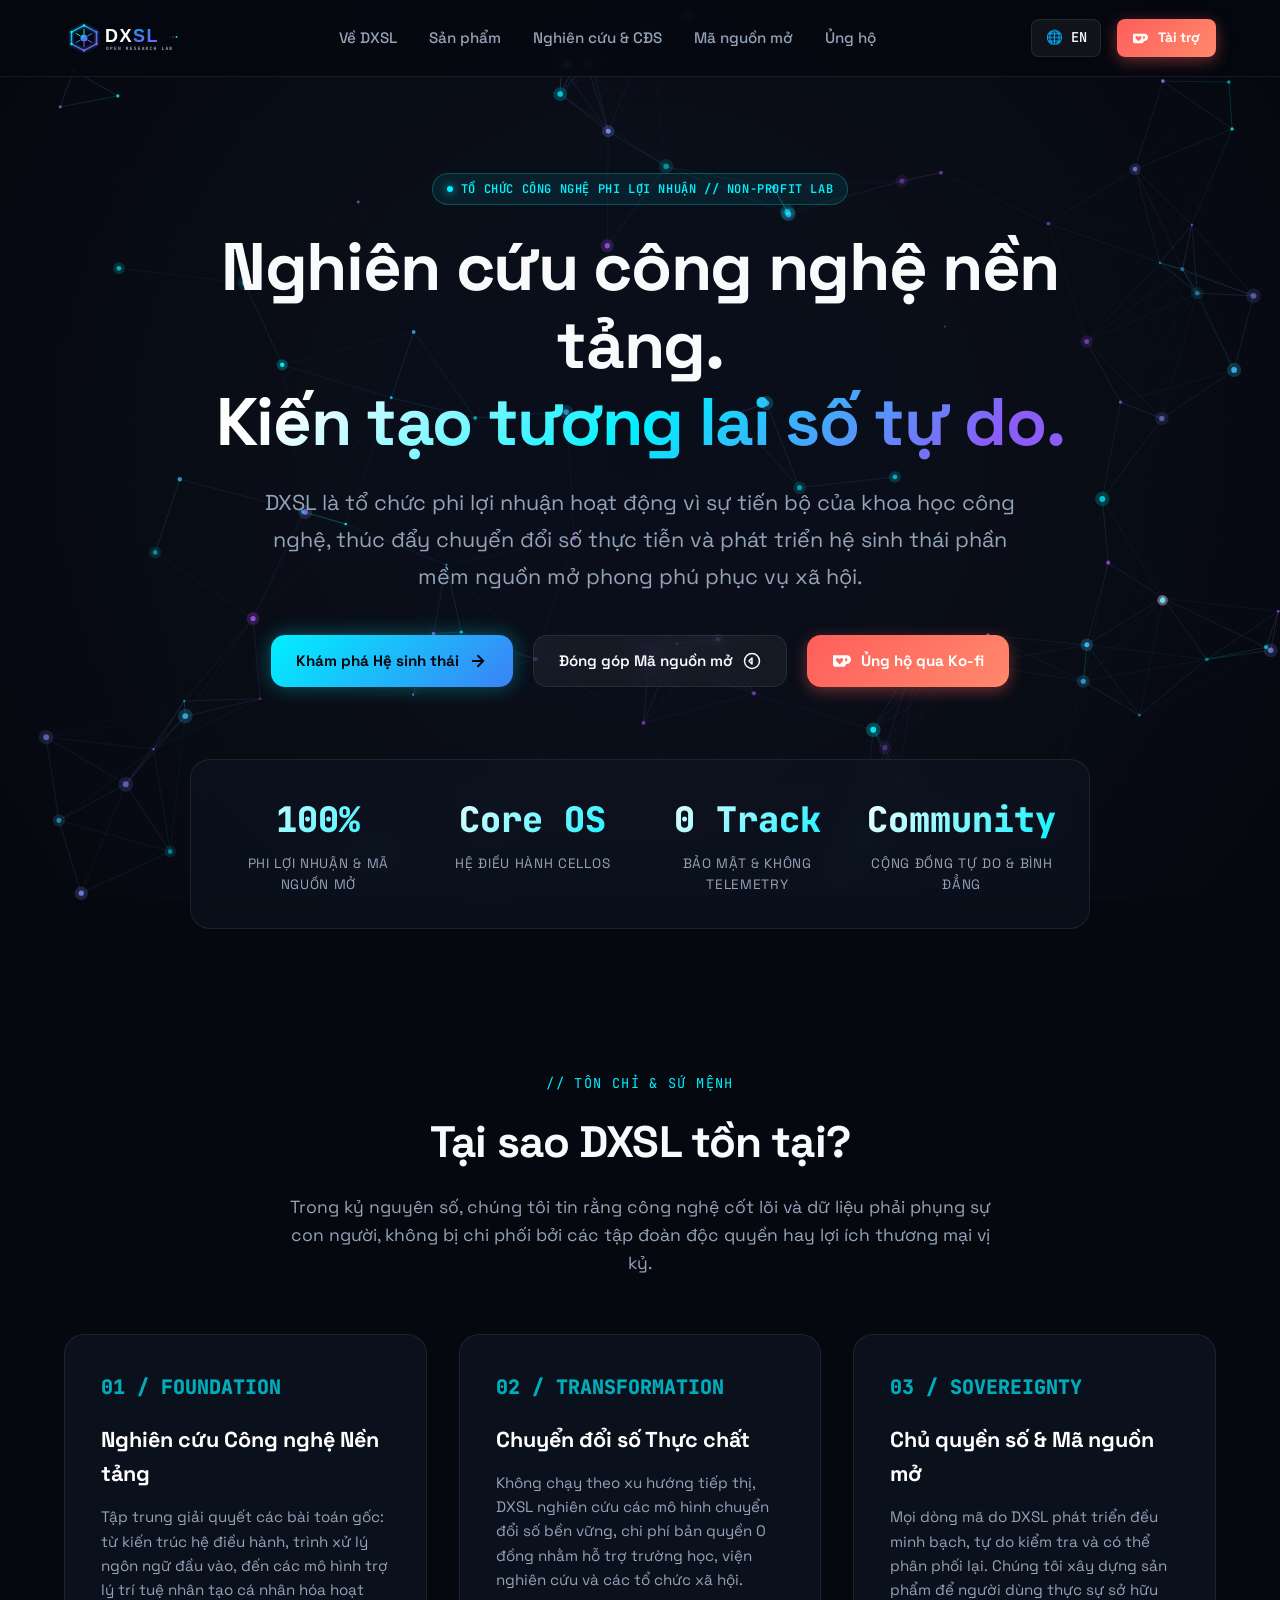
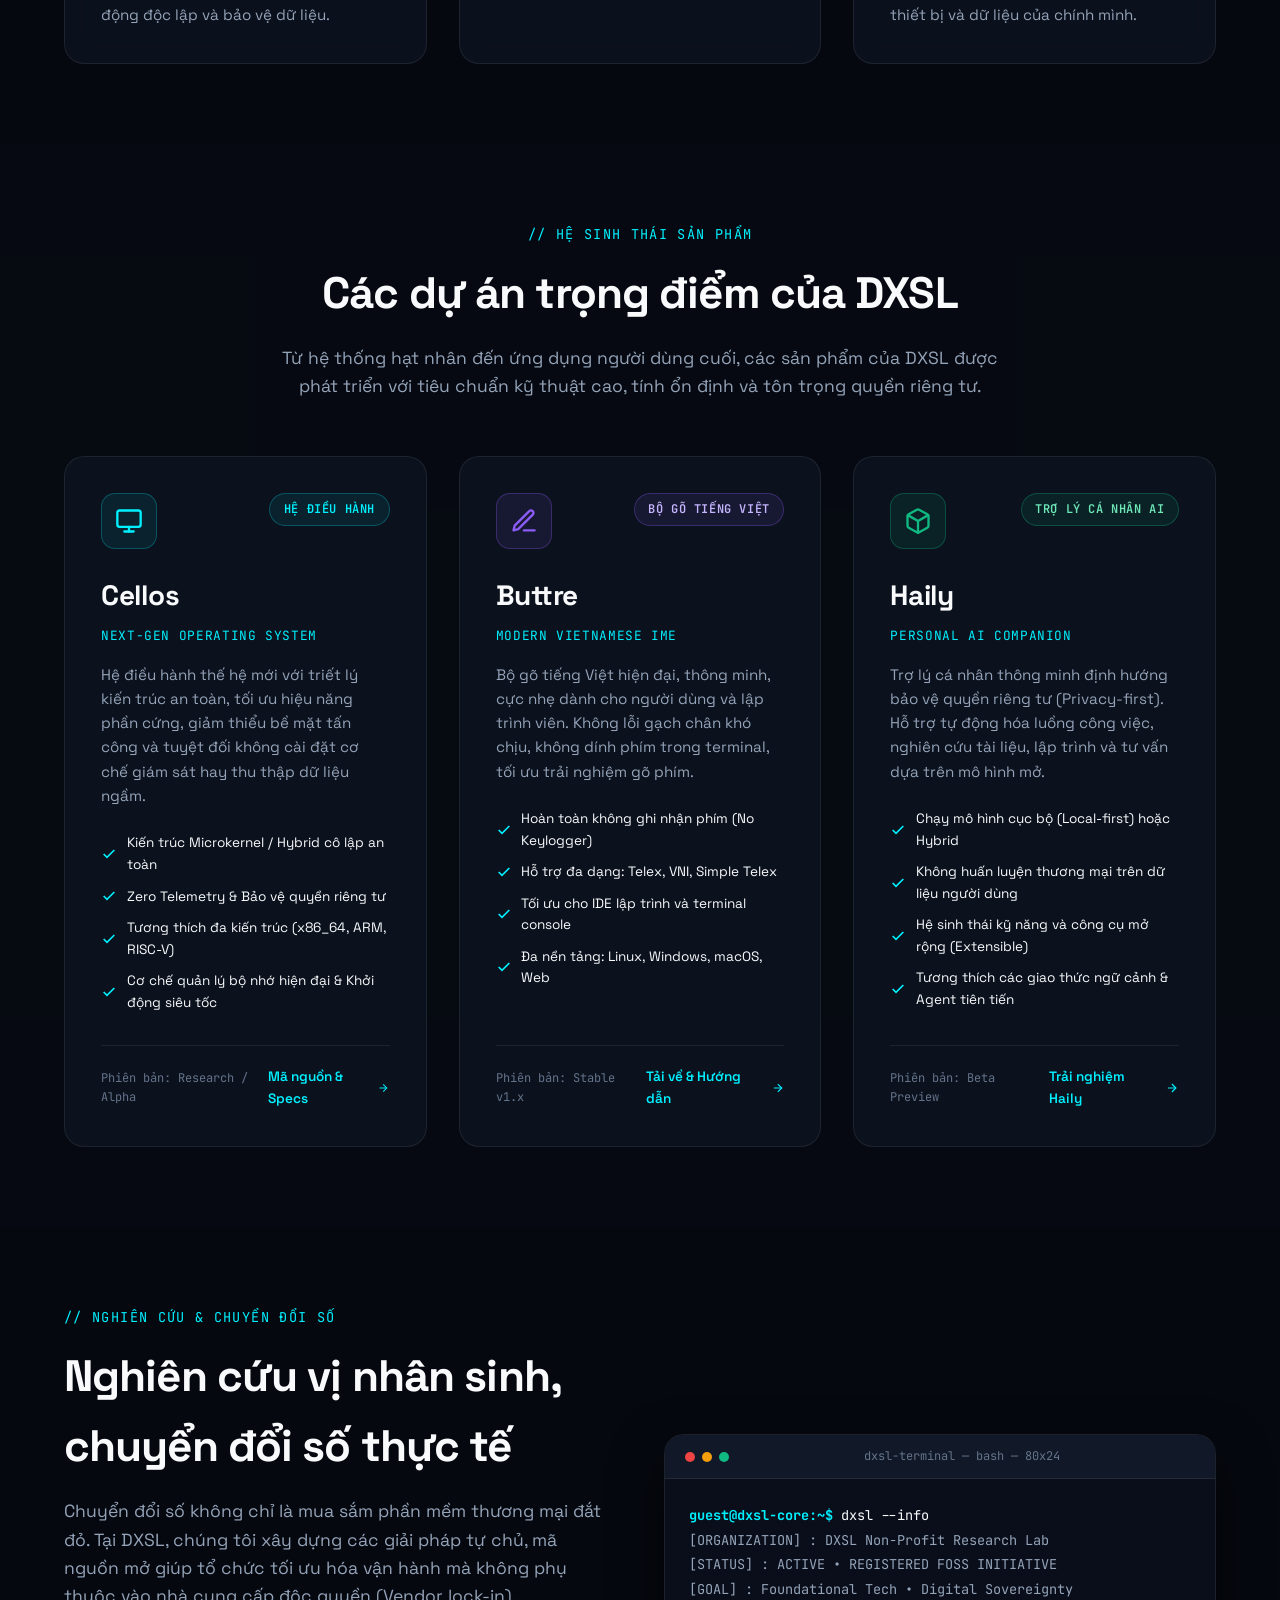
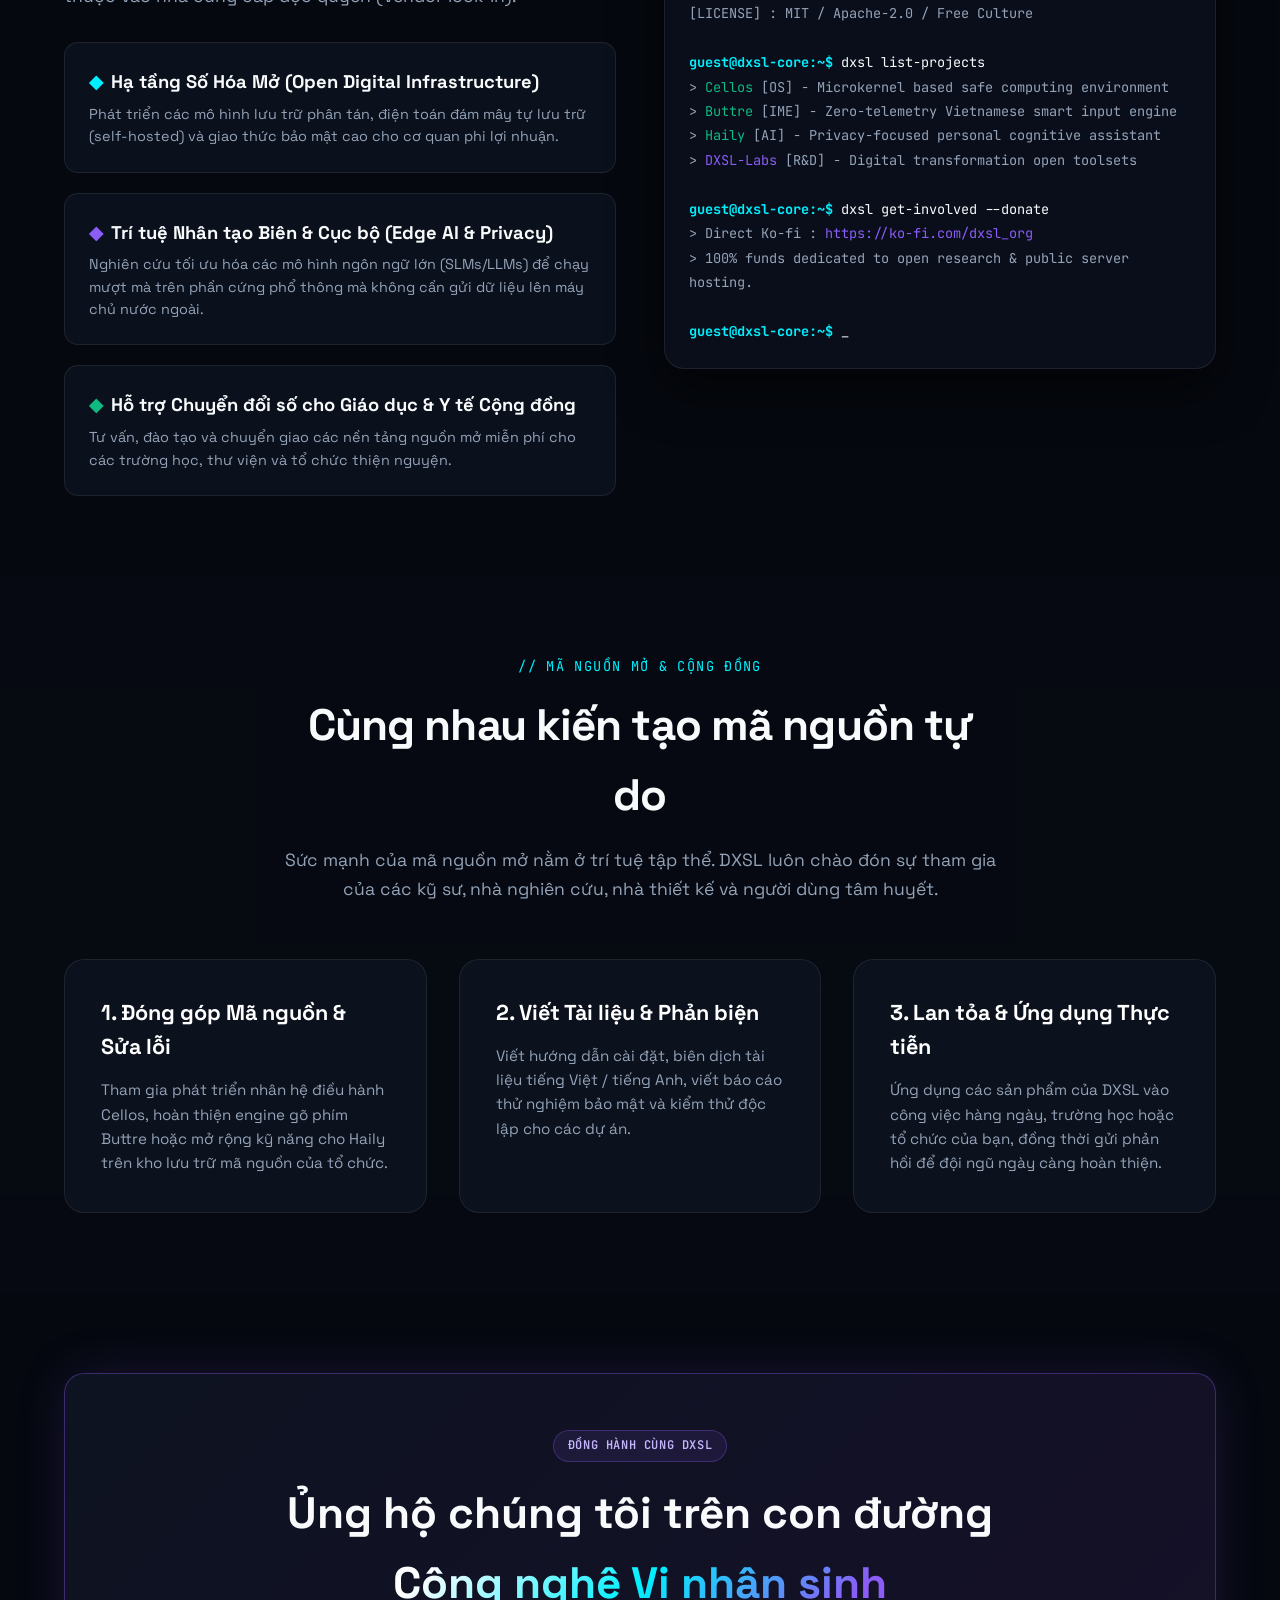
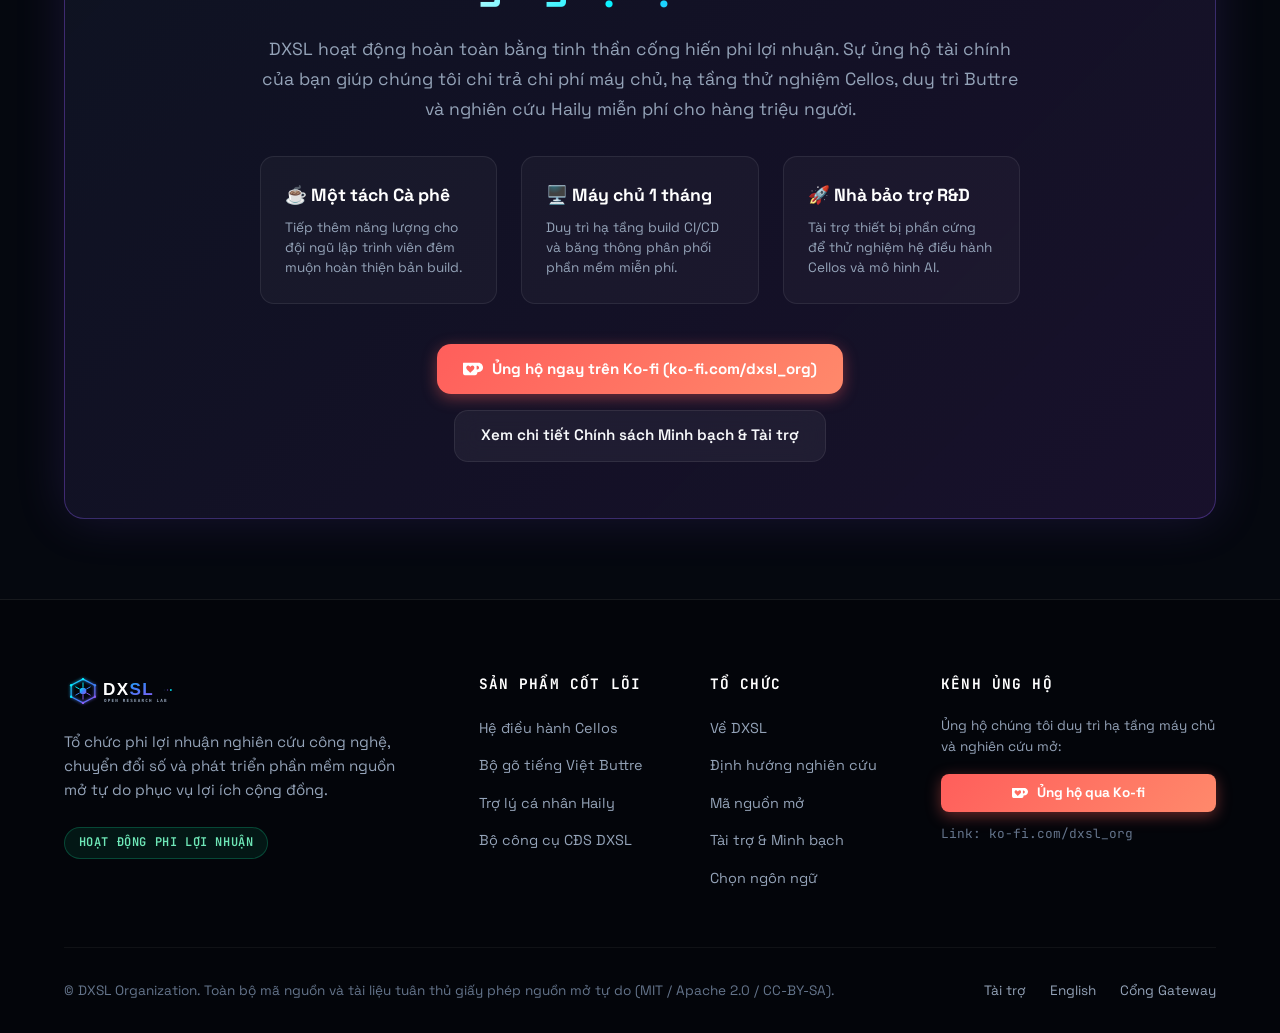
<file: vi/index.html>
<!DOCTYPE html>
<html lang="vi">
<head>
  <meta charset="UTF-8">
  <meta name="viewport" content="width=device-width, initial-scale=1.0">
  <title>DXSL | Tổ chức Nghiên cứu Công nghệ, Chuyển đổi số & Mã nguồn mở</title>
  
  <meta name="description" content="DXSL là tổ chức phi lợi nhuận nghiên cứu công nghệ, chuyển đổi số và phát triển phần mềm mã nguồn mở: Hệ điều hành Cellos, Bộ gõ Buttre, Trợ lý ảo Haily.">
  <meta name="keywords" content="DXSL, Cellos OS, Buttre IME, Haily AI, ma nguon mo, he dieu hanh, bo go tieng Viet, tro ly ca nhan, chuyen doi so, phi loi nhuan">
  <meta name="author" content="DXSL Organization">
  <meta name="theme-color" content="#05080f">
  
  <!-- Open Graph -->
  <meta property="og:type" content="website">
  <meta property="og:title" content="DXSL | Tổ chức Nghiên cứu Công nghệ & Chuyển đổi số">
  <meta property="og:description" content="Nghiên cứu công nghệ nền tảng, hệ điều hành Cellos, bộ gõ Buttre, trợ lý Haily và phụng sự cộng đồng mã nguồn mở tự do.">
  <meta property="og:url" content="https://dxsl.org/vi/">
  
  <!-- Fonts -->
  <link rel="preconnect" href="https://fonts.googleapis.com">
  <link rel="preconnect" href="https://fonts.gstatic.com" crossorigin>
  <link href="https://fonts.googleapis.com/css2?family=JetBrains+Mono:wght@400;500;700&family=Space+Grotesk:wght@400;500;700;800&display=swap" rel="stylesheet">
  
  <!-- Stylesheets -->
  <link rel="stylesheet" href="../assets/css/style.css">
  <link rel="icon" type="image/svg+xml" href="../assets/images/logo-placeholder.svg">
</head>
<body>

  <!-- Tech Interactive Canvas Background -->
  <canvas id="tech-canvas" aria-label="Interactive cybernetic background"></canvas>

  <!-- Navigation Header -->
  <header class="site-header">
    <div class="container">
      <nav class="site-nav" aria-label="Menu chính">
        
        <!-- Brand Logo -->
        <a href="index.html" class="nav-brand">
          <!-- [LOGO DXSL]: Thay đường dẫn file ảnh logo của anh vào đây khi có file -->
          <img src="../assets/images/logo-placeholder.svg" alt="DXSL Logo" class="nav-brand-img">
        </a>

        <!-- Navigation Links -->
        <ul class="nav-links">
          <li><a href="#about" class="nav-link">Về DXSL</a></li>
          <li><a href="#products" class="nav-link">Sản phẩm</a></li>
          <li><a href="#research" class="nav-link">Nghiên cứu &amp; CĐS</a></li>
          <li><a href="#opensource" class="nav-link">Mã nguồn mở</a></li>
          <li><a href="donate.html" class="nav-link">Ủng hộ</a></li>
        </ul>

        <!-- Right Actions: Language Switch & Donate CTA -->
        <div class="nav-actions">
          <a href="../en/index.html" class="lang-switch-btn" title="Chuyển sang tiếng Anh / Switch to English">
            <span aria-hidden="true">🌐</span>
            <span>EN</span>
          </a>

          <a href="donate.html" class="btn btn-sm btn-kofi">
            <svg width="15" height="15" viewBox="0 0 24 24" fill="currentColor">
              <path d="M23.881 8.948c-.773-4.085-4.859-4.593-4.859-4.593H.723c-.604 0-.679.798-.679.798s-.082 7.324-.022 11.822c.164 2.424 2.586 2.672 2.586 2.672s8.267-.023 11.966-.049c2.438-.426 2.683-2.566 2.658-3.734 4.352.24 7.422-2.831 6.649-6.916zm-11.062 3.511c-1.246 1.453-4.047 3.974-4.047 3.974s-2.793-2.513-4.047-3.974c-1.042-1.217-1.129-2.766-.192-3.824.974-1.099 2.586-.889 3.541.205.474.542.698.887.698.887s.224-.345.698-.887c.955-1.094 2.567-1.304 3.541-.205.937 1.058.85 2.607-.191 3.824zm6.374-1.696c-.332 1.823-1.897 1.884-2.822 1.885v-4.492c.934 0 2.49.07 2.822 1.885-.001.001 0 .722 0 .722z"/>
            </svg>
            <span>Tài trợ</span>
          </a>

          <!-- Mobile Toggle Button -->
          <button class="mobile-toggle" aria-label="Mở menu" aria-expanded="false">
            <svg width="24" height="24" viewBox="0 0 24 24" fill="none" stroke="currentColor" stroke-width="2" stroke-linecap="round" stroke-linejoin="round">
              <line x1="3" y1="12" x2="21" y2="12"></line>
              <line x1="3" y1="6" x2="21" y2="6"></line>
              <line x1="3" y1="18" x2="21" y2="18"></line>
            </svg>
          </button>
        </div>

      </nav>
    </div>
  </header>

  <!-- Hero Section -->
  <section class="hero-section">
    <div class="container">
      <div class="hero-content">
        
        <div class="hero-badge">
          <span class="badge badge-pulse">TỔ CHỨC CÔNG NGHỆ PHI LỢI NHUẬN // NON-PROFIT LAB</span>
        </div>

        <h1 class="hero-title">
          Nghiên cứu công nghệ nền tảng.<br>
          <span class="gradient-text">Kiến tạo tương lai số tự do.</span>
        </h1>

        <p class="hero-desc">
          DXSL là tổ chức phi lợi nhuận hoạt động vì sự tiến bộ của khoa học công nghệ, thúc đẩy chuyển đổi số thực tiễn và phát triển hệ sinh thái phần mềm nguồn mở phong phú phục vụ xã hội.
        </p>

        <div class="hero-cta">
          <a href="#products" class="btn btn-primary">
            <span>Khám phá Hệ sinh thái</span>
            <svg width="18" height="18" viewBox="0 0 24 24" fill="none" stroke="currentColor" stroke-width="2.5" stroke-linecap="round" stroke-linejoin="round">
              <path d="M5 12h14"></path>
              <path d="M12 5l7 7-7 7"></path>
            </svg>
          </a>

          <a href="#opensource" class="btn btn-secondary">
            <span>Đóng góp Mã nguồn mở</span>
            <svg width="18" height="18" viewBox="0 0 24 24" fill="none" stroke="currentColor" stroke-width="2" stroke-linecap="round" stroke-linejoin="round">
              <circle cx="12" cy="12" r="10"></circle>
              <polygon points="12 8 8 12 12 16 12 8"></polygon>
            </svg>
          </a>

          <a href="donate.html" class="btn btn-kofi">
            <svg width="18" height="18" viewBox="0 0 24 24" fill="currentColor">
              <path d="M23.881 8.948c-.773-4.085-4.859-4.593-4.859-4.593H.723c-.604 0-.679.798-.679.798s-.082 7.324-.022 11.822c.164 2.424 2.586 2.672 2.586 2.672s8.267-.023 11.966-.049c2.438-.426 2.683-2.566 2.658-3.734 4.352.24 7.422-2.831 6.649-6.916zm-11.062 3.511c-1.246 1.453-4.047 3.974-4.047 3.974s-2.793-2.513-4.047-3.974c-1.042-1.217-1.129-2.766-.192-3.824.974-1.099 2.586-.889 3.541.205.474.542.698.887.698.887s.224-.345.698-.887c.955-1.094 2.567-1.304 3.541-.205.937 1.058.85 2.607-.191 3.824zm6.374-1.696c-.332 1.823-1.897 1.884-2.822 1.885v-4.492c.934 0 2.49.07 2.822 1.885-.001.001 0 .722 0 .722z"/>
            </svg>
            <span>Ủng hộ qua Ko-fi</span>
          </a>
        </div>

        <!-- Metric highlights -->
        <div class="hero-stats">
          <div class="stat-item">
            <div class="stat-value">100%</div>
            <div class="stat-label">Phi lợi nhuận &amp; Mã nguồn mở</div>
          </div>
          <div class="stat-item">
            <div class="stat-value">Core OS</div>
            <div class="stat-label">Hệ điều hành Cellos</div>
          </div>
          <div class="stat-item">
            <div class="stat-value">0 Track</div>
            <div class="stat-label">Bảo mật &amp; Không Telemetry</div>
          </div>
          <div class="stat-item">
            <div class="stat-value">Community</div>
            <div class="stat-label">Cộng đồng tự do &amp; Bình đẳng</div>
          </div>
        </div>

      </div>
    </div>
  </section>

  <!-- About & Pillars Section -->
  <section id="about" class="section">
    <div class="container">
      
      <div class="section-header">
        <span class="section-tag">// TÔN CHỈ &amp; SỨ MỆNH</span>
        <h2 class="section-title">Tại sao DXSL tồn tại?</h2>
        <p class="section-desc">
          Trong kỷ nguyên số, chúng tôi tin rằng công nghệ cốt lõi và dữ liệu phải phụng sự con người, không bị chi phối bởi các tập đoàn độc quyền hay lợi ích thương mại vị kỷ.
        </p>
      </div>

      <div class="pillars-grid">
        
        <div class="pillar-card">
          <span class="pillar-num">01 / FOUNDATION</span>
          <h3 class="pillar-title">Nghiên cứu Công nghệ Nền tảng</h3>
          <p class="pillar-desc">
            Tập trung giải quyết các bài toán gốc: từ kiến trúc hệ điều hành, trình xử lý ngôn ngữ đầu vào, đến các mô hình trợ lý trí tuệ nhân tạo cá nhân hóa hoạt động độc lập và bảo vệ dữ liệu.
          </p>
        </div>

        <div class="pillar-card">
          <span class="pillar-num">02 / TRANSFORMATION</span>
          <h3 class="pillar-title">Chuyển đổi số Thực chất</h3>
          <p class="pillar-desc">
            Không chạy theo xu hướng tiếp thị, DXSL nghiên cứu các mô hình chuyển đổi số bền vững, chi phí bản quyền 0 đồng nhằm hỗ trợ trường học, viện nghiên cứu và các tổ chức xã hội.
          </p>
        </div>

        <div class="pillar-card">
          <span class="pillar-num">03 / SOVEREIGNTY</span>
          <h3 class="pillar-title">Chủ quyền số &amp; Mã nguồn mở</h3>
          <p class="pillar-desc">
            Mọi dòng mã do DXSL phát triển đều minh bạch, tự do kiểm tra và có thể phân phối lại. Chúng tôi xây dựng sản phẩm để người dùng thực sự sở hữu thiết bị và dữ liệu của chính mình.
          </p>
        </div>

      </div>

    </div>
  </section>

  <!-- Featured Products Section -->
  <section id="products" class="section" style="background: rgba(9, 13, 22, 0.4);">
    <div class="container">
      
      <div class="section-header">
        <span class="section-tag">// HỆ SINH THÁI SẢN PHẨM</span>
        <h2 class="section-title">Các dự án trọng điểm của DXSL</h2>
        <p class="section-desc">
          Từ hệ thống hạt nhân đến ứng dụng người dùng cuối, các sản phẩm của DXSL được phát triển với tiêu chuẩn kỹ thuật cao, tính ổn định và tôn trọng quyền riêng tư.
        </p>
      </div>

      <div class="products-grid">
        
        <!-- Product 1: Cellos -->
        <article class="product-card">
          <div>
            <div class="product-header">
              <div class="product-icon-wrap">
                <svg width="28" height="28" viewBox="0 0 24 24" fill="none" stroke="currentColor" stroke-width="2" stroke-linecap="round" stroke-linejoin="round">
                  <rect x="2" y="3" width="20" height="14" rx="2" ry="2"></rect>
                  <line x1="8" y1="21" x2="16" y2="21"></line>
                  <line x1="12" y1="17" x2="12" y2="21"></line>
                </svg>
              </div>
              <span class="badge">HỆ ĐIỀU HÀNH</span>
            </div>

            <h3 class="product-name">Cellos</h3>
            <div class="product-category">Next-Gen Operating System</div>
            <p class="product-desc">
              Hệ điều hành thế hệ mới với triết lý kiến trúc an toàn, tối ưu hiệu năng phần cứng, giảm thiểu bề mặt tấn công và tuyệt đối không cài đặt cơ chế giám sát hay thu thập dữ liệu ngầm.
            </p>

            <ul class="product-features">
              <li class="feature-item">
                <svg width="16" height="16" viewBox="0 0 24 24" fill="none" stroke="currentColor" stroke-width="2.5"><polyline points="20 6 9 17 4 12"></polyline></svg>
                <span>Kiến trúc Microkernel / Hybrid cô lập an toàn</span>
              </li>
              <li class="feature-item">
                <svg width="16" height="16" viewBox="0 0 24 24" fill="none" stroke="currentColor" stroke-width="2.5"><polyline points="20 6 9 17 4 12"></polyline></svg>
                <span>Zero Telemetry &amp; Bảo vệ quyền riêng tư</span>
              </li>
              <li class="feature-item">
                <svg width="16" height="16" viewBox="0 0 24 24" fill="none" stroke="currentColor" stroke-width="2.5"><polyline points="20 6 9 17 4 12"></polyline></svg>
                <span>Tương thích đa kiến trúc (x86_64, ARM, RISC-V)</span>
              </li>
              <li class="feature-item">
                <svg width="16" height="16" viewBox="0 0 24 24" fill="none" stroke="currentColor" stroke-width="2.5"><polyline points="20 6 9 17 4 12"></polyline></svg>
                <span>Cơ chế quản lý bộ nhớ hiện đại &amp; Khởi động siêu tốc</span>
              </li>
            </ul>
          </div>

          <div class="product-footer">
            <span class="product-status">Phiên bản: Research / Alpha</span>
            <a href="#opensource" class="product-link">
              <span>Mã nguồn &amp; Specs</span>
              <svg width="14" height="14" viewBox="0 0 24 24" fill="none" stroke="currentColor" stroke-width="2"><path d="M5 12h14"></path><path d="M12 5l7 7-7 7"></path></svg>
            </a>
          </div>
        </article>

        <!-- Product 2: Buttre -->
        <article class="product-card card-violet">
          <div>
            <div class="product-header">
              <div class="product-icon-wrap violet">
                <svg width="28" height="28" viewBox="0 0 24 24" fill="none" stroke="currentColor" stroke-width="2" stroke-linecap="round" stroke-linejoin="round">
                  <path d="M12 20h9"></path>
                  <path d="M16.5 3.5a2.121 2.121 0 0 1 3 3L7 19l-4 1 1-4L16.5 3.5z"></path>
                </svg>
              </div>
              <span class="badge badge-violet">BỘ GÕ TIẾNG VIỆT</span>
            </div>

            <h3 class="product-name">Buttre</h3>
            <div class="product-category">Modern Vietnamese IME</div>
            <p class="product-desc">
              Bộ gõ tiếng Việt hiện đại, thông minh, cực nhẹ dành cho người dùng và lập trình viên. Không lỗi gạch chân khó chịu, không dính phím trong terminal, tối ưu trải nghiệm gõ phím.
            </p>

            <ul class="product-features">
              <li class="feature-item">
                <svg width="16" height="16" viewBox="0 0 24 24" fill="none" stroke="currentColor" stroke-width="2.5"><polyline points="20 6 9 17 4 12"></polyline></svg>
                <span>Hoàn toàn không ghi nhận phím (No Keylogger)</span>
              </li>
              <li class="feature-item">
                <svg width="16" height="16" viewBox="0 0 24 24" fill="none" stroke="currentColor" stroke-width="2.5"><polyline points="20 6 9 17 4 12"></polyline></svg>
                <span>Hỗ trợ đa dạng: Telex, VNI, Simple Telex</span>
              </li>
              <li class="feature-item">
                <svg width="16" height="16" viewBox="0 0 24 24" fill="none" stroke="currentColor" stroke-width="2.5"><polyline points="20 6 9 17 4 12"></polyline></svg>
                <span>Tối ưu cho IDE lập trình và terminal console</span>
              </li>
              <li class="feature-item">
                <svg width="16" height="16" viewBox="0 0 24 24" fill="none" stroke="currentColor" stroke-width="2.5"><polyline points="20 6 9 17 4 12"></polyline></svg>
                <span>Đa nền tảng: Linux, Windows, macOS, Web</span>
              </li>
            </ul>
          </div>

          <div class="product-footer">
            <span class="product-status">Phiên bản: Stable v1.x</span>
            <a href="#opensource" class="product-link">
              <span>Tải về &amp; Hướng dẫn</span>
              <svg width="14" height="14" viewBox="0 0 24 24" fill="none" stroke="currentColor" stroke-width="2"><path d="M5 12h14"></path><path d="M12 5l7 7-7 7"></path></svg>
            </a>
          </div>
        </article>

        <!-- Product 3: Haily -->
        <article class="product-card card-emerald">
          <div>
            <div class="product-header">
              <div class="product-icon-wrap emerald">
                <svg width="28" height="28" viewBox="0 0 24 24" fill="none" stroke="currentColor" stroke-width="2" stroke-linecap="round" stroke-linejoin="round">
                  <path d="M21 16V8a2 2 0 0 0-1-1.73l-7-4a2 2 0 0 0-2 0l-7 4A2 2 0 0 0 3 8v8a2 2 0 0 0 1 1.73l7 4a2 2 0 0 0 2 0l7-4A2 2 0 0 0 21 16z"></path>
                  <polyline points="3.27 6.96 12 12.01 20.73 6.96"></polyline>
                  <line x1="12" y1="22.08" x2="12" y2="12"></line>
                </svg>
              </div>
              <span class="badge badge-emerald">TRỢ LÝ CÁ NHÂN AI</span>
            </div>

            <h3 class="product-name">Haily</h3>
            <div class="product-category">Personal AI Companion</div>
            <p class="product-desc">
              Trợ lý cá nhân thông minh định hướng bảo vệ quyền riêng tư (Privacy-first). Hỗ trợ tự động hóa luồng công việc, nghiên cứu tài liệu, lập trình và tư vấn dựa trên mô hình mở.
            </p>

            <ul class="product-features">
              <li class="feature-item">
                <svg width="16" height="16" viewBox="0 0 24 24" fill="none" stroke="currentColor" stroke-width="2.5"><polyline points="20 6 9 17 4 12"></polyline></svg>
                <span>Chạy mô hình cục bộ (Local-first) hoặc Hybrid</span>
              </li>
              <li class="feature-item">
                <svg width="16" height="16" viewBox="0 0 24 24" fill="none" stroke="currentColor" stroke-width="2.5"><polyline points="20 6 9 17 4 12"></polyline></svg>
                <span>Không huấn luyện thương mại trên dữ liệu người dùng</span>
              </li>
              <li class="feature-item">
                <svg width="16" height="16" viewBox="0 0 24 24" fill="none" stroke="currentColor" stroke-width="2.5"><polyline points="20 6 9 17 4 12"></polyline></svg>
                <span>Hệ sinh thái kỹ năng và công cụ mở rộng (Extensible)</span>
              </li>
              <li class="feature-item">
                <svg width="16" height="16" viewBox="0 0 24 24" fill="none" stroke="currentColor" stroke-width="2.5"><polyline points="20 6 9 17 4 12"></polyline></svg>
                <span>Tương thích các giao thức ngữ cảnh &amp; Agent tiên tiến</span>
              </li>
            </ul>
          </div>

          <div class="product-footer">
            <span class="product-status">Phiên bản: Beta Preview</span>
            <a href="#opensource" class="product-link">
              <span>Trải nghiệm Haily</span>
              <svg width="14" height="14" viewBox="0 0 24 24" fill="none" stroke="currentColor" stroke-width="2"><path d="M5 12h14"></path><path d="M12 5l7 7-7 7"></path></svg>
            </a>
          </div>
        </article>

      </div>

    </div>
  </section>

  <!-- Research & Digital Transformation -->
  <section id="research" class="section">
    <div class="container">
      
      <div class="research-layout">
        
        <div>
          <span class="section-tag">// NGHIÊN CỨU &amp; CHUYỂN ĐỔI SỐ</span>
          <h2 class="section-title">Nghiên cứu vị nhân sinh, chuyển đổi số thực tế</h2>
          <p class="section-desc" style="margin-bottom: 2rem;">
            Chuyển đổi số không chỉ là mua sắm phần mềm thương mại đắt đỏ. Tại DXSL, chúng tôi xây dựng các giải pháp tự chủ, mã nguồn mở giúp tổ chức tối ưu hóa vận hành mà không phụ thuộc vào nhà cung cấp độc quyền (Vendor lock-in).
          </p>

          <div class="research-card-list">
            
            <div class="research-item">
              <h4>
                <span class="text-cyan">◆</span>
                Hạ tầng Số Hóa Mở (Open Digital Infrastructure)
              </h4>
              <p>Phát triển các mô hình lưu trữ phân tán, điện toán đám mây tự lưu trữ (self-hosted) và giao thức bảo mật cao cho cơ quan phi lợi nhuận.</p>
            </div>

            <div class="research-item">
              <h4>
                <span class="text-violet">◆</span>
                Trí tuệ Nhân tạo Biên &amp; Cục bộ (Edge AI &amp; Privacy)
              </h4>
              <p>Nghiên cứu tối ưu hóa các mô hình ngôn ngữ lớn (SLMs/LLMs) để chạy mượt mà trên phần cứng phổ thông mà không cần gửi dữ liệu lên máy chủ nước ngoài.</p>
            </div>

            <div class="research-item">
              <h4>
                <span class="text-emerald">◆</span>
                Hỗ trợ Chuyển đổi số cho Giáo dục &amp; Y tế Cộng đồng
              </h4>
              <p>Tư vấn, đào tạo và chuyển giao các nền tảng nguồn mở miễn phí cho các trường học, thư viện và tổ chức thiện nguyện.</p>
            </div>

          </div>
        </div>

        <!-- Terminal Concept Preview -->
        <div class="terminal-window">
          <div class="terminal-header">
            <div class="terminal-dots">
              <span class="terminal-dot dot-red"></span>
              <span class="terminal-dot dot-yellow"></span>
              <span class="terminal-dot dot-green"></span>
            </div>
            <span class="terminal-title">dxsl-terminal — bash — 80x24</span>
            <span></span>
          </div>
          <div class="terminal-body">
            <div><span class="t-prompt">guest@dxsl-core:~$</span> <span class="t-cmd">dxsl --info</span></div>
            <div class="t-res">
              [ORGANIZATION]  : DXSL Non-Profit Research Lab<br>
              [STATUS]        : ACTIVE &bull; REGISTERED FOSS INITIATIVE<br>
              [GOAL]          : Foundational Tech &bull; Digital Sovereignty<br>
              [LICENSE]       : MIT / Apache-2.0 / Free Culture
            </div>
            <br>
            <div><span class="t-prompt">guest@dxsl-core:~$</span> <span class="t-cmd">dxsl list-projects</span></div>
            <div class="t-res">
              &gt; <span class="t-success">Cellos</span>    [OS]      - Microkernel based safe computing environment<br>
              &gt; <span class="t-success">Buttre</span>    [IME]     - Zero-telemetry Vietnamese smart input engine<br>
              &gt; <span class="t-success">Haily</span>     [AI]      - Privacy-focused personal cognitive assistant<br>
              &gt; <span class="t-highlight">DXSL-Labs</span> [R&amp;D]     - Digital transformation open toolsets
            </div>
            <br>
            <div><span class="t-prompt">guest@dxsl-core:~$</span> <span class="t-cmd">dxsl get-involved --donate</span></div>
            <div class="t-res">
              &gt; Direct Ko-fi : <span class="t-highlight">https://ko-fi.com/dxsl_org</span><br>
              &gt; 100% funds dedicated to open research &amp; public server hosting.
            </div>
            <br>
            <div><span class="t-prompt">guest@dxsl-core:~$</span> <span class="t-cmd">_</span></div>
          </div>
        </div>

      </div>

    </div>
  </section>

  <!-- Open Source & Community Manifesto -->
  <section id="opensource" class="section" style="background: rgba(9, 13, 22, 0.4);">
    <div class="container">
      
      <div class="section-header">
        <span class="section-tag">// MÃ NGUỒN MỞ &amp; CỘNG ĐỒNG</span>
        <h2 class="section-title">Cùng nhau kiến tạo mã nguồn tự do</h2>
        <p class="section-desc">
          Sức mạnh của mã nguồn mở nằm ở trí tuệ tập thể. DXSL luôn chào đón sự tham gia của các kỹ sư, nhà nghiên cứu, nhà thiết kế và người dùng tâm huyết.
        </p>
      </div>

      <div class="pillars-grid">
        
        <div class="pillar-card">
          <h3 class="pillar-title">1. Đóng góp Mã nguồn &amp; Sửa lỗi</h3>
          <p class="pillar-desc">
            Tham gia phát triển nhân hệ điều hành Cellos, hoàn thiện engine gõ phím Buttre hoặc mở rộng kỹ năng cho Haily trên kho lưu trữ mã nguồn của tổ chức.
          </p>
        </div>

        <div class="pillar-card">
          <h3 class="pillar-title">2. Viết Tài liệu &amp; Phản biện</h3>
          <p class="pillar-desc">
            Viết hướng dẫn cài đặt, biên dịch tài liệu tiếng Việt / tiếng Anh, viết báo cáo thử nghiệm bảo mật và kiểm thử độc lập cho các dự án.
          </p>
        </div>

        <div class="pillar-card">
          <h3 class="pillar-title">3. Lan tỏa &amp; Ứng dụng Thực tiễn</h3>
          <p class="pillar-desc">
            Ứng dụng các sản phẩm của DXSL vào công việc hàng ngày, trường học hoặc tổ chức của bạn, đồng thời gửi phản hồi để đội ngũ ngày càng hoàn thiện.
          </p>
        </div>

      </div>

    </div>
  </section>

  <!-- Donate Callout Banner -->
  <section id="donate" class="section">
    <div class="container">
      
      <div class="donate-highlight-box">
        <div class="donate-content">
          <span class="badge badge-violet" style="margin-bottom: 1rem;">ĐỒNG HÀNH CÙNG DXSL</span>
          
          <h2 class="donate-title">
            Ủng hộ chúng tôi trên con đường <span class="gradient-text">Công nghệ Vị nhân sinh</span>
          </h2>

          <p class="donate-desc">
            DXSL hoạt động hoàn toàn bằng tinh thần cống hiến phi lợi nhuận. Sự ủng hộ tài chính của bạn giúp chúng tôi chi trả chi phí máy chủ, hạ tầng thử nghiệm Cellos, duy trì Buttre và nghiên cứu Haily miễn phí cho hàng triệu người.
          </p>

          <div class="donate-tiers-grid">
            <div class="donate-tier-card">
              <div class="tier-title">☕ Một tách Cà phê</div>
              <div class="tier-desc">Tiếp thêm năng lượng cho đội ngũ lập trình viên đêm muộn hoàn thiện bản build.</div>
            </div>
            <div class="donate-tier-card">
              <div class="tier-title">🖥️ Máy chủ 1 tháng</div>
              <div class="tier-desc">Duy trì hạ tầng build CI/CD và băng thông phân phối phần mềm miễn phí.</div>
            </div>
            <div class="donate-tier-card">
              <div class="tier-title">🚀 Nhà bảo trợ R&amp;D</div>
              <div class="tier-desc">Tài trợ thiết bị phần cứng để thử nghiệm hệ điều hành Cellos và mô hình AI.</div>
            </div>
          </div>

          <div style="display: flex; flex-wrap: wrap; justify-content: center; gap: 1rem;">
            <a href="https://ko-fi.com/dxsl_org" target="_blank" rel="noopener noreferrer" class="btn btn-kofi">
              <svg width="20" height="20" viewBox="0 0 24 24" fill="currentColor">
                <path d="M23.881 8.948c-.773-4.085-4.859-4.593-4.859-4.593H.723c-.604 0-.679.798-.679.798s-.082 7.324-.022 11.822c.164 2.424 2.586 2.672 2.586 2.672s8.267-.023 11.966-.049c2.438-.426 2.683-2.566 2.658-3.734 4.352.24 7.422-2.831 6.649-6.916zm-11.062 3.511c-1.246 1.453-4.047 3.974-4.047 3.974s-2.793-2.513-4.047-3.974c-1.042-1.217-1.129-2.766-.192-3.824.974-1.099 2.586-.889 3.541.205.474.542.698.887.698.887s.224-.345.698-.887c.955-1.094 2.567-1.304 3.541-.205.937 1.058.85 2.607-.191 3.824zm6.374-1.696c-.332 1.823-1.897 1.884-2.822 1.885v-4.492c.934 0 2.49.07 2.822 1.885-.001.001 0 .722 0 .722z"/>
              </svg>
              <span>Ủng hộ ngay trên Ko-fi (ko-fi.com/dxsl_org)</span>
            </a>

            <a href="donate.html" class="btn btn-secondary">
              <span>Xem chi tiết Chính sách Minh bạch &amp; Tài trợ</span>
            </a>
          </div>

        </div>
      </div>

    </div>
  </section>

  <!-- Site Footer -->
  <footer class="site-footer">
    <div class="container">
      
      <div class="footer-grid">
        
        <!-- Bio -->
        <div class="footer-bio">
          <a href="index.html">
            <!-- [LOGO DXSL]: Thay đường dẫn file ảnh logo vào đây -->
            <img src="../assets/images/logo-placeholder.svg" alt="DXSL Logo" style="height: 38px;">
          </a>
          <p>
            Tổ chức phi lợi nhuận nghiên cứu công nghệ, chuyển đổi số và phát triển phần mềm nguồn mở tự do phục vụ lợi ích cộng đồng.
          </p>
          <div class="badge badge-emerald">
            <span>HOẠT ĐỘNG PHI LỢI NHUẬN</span>
          </div>
        </div>

        <!-- Col 1: Products -->
        <div>
          <h4 class="footer-heading">Sản phẩm cốt lõi</h4>
          <ul class="footer-links">
            <li><a href="#products">Hệ điều hành Cellos</a></li>
            <li><a href="#products">Bộ gõ tiếng Việt Buttre</a></li>
            <li><a href="#products">Trợ lý cá nhân Haily</a></li>
            <li><a href="#research">Bộ công cụ CĐS DXSL</a></li>
          </ul>
        </div>

        <!-- Col 2: Organization -->
        <div>
          <h4 class="footer-heading">Tổ chức</h4>
          <ul class="footer-links">
            <li><a href="#about">Về DXSL</a></li>
            <li><a href="#research">Định hướng nghiên cứu</a></li>
            <li><a href="#opensource">Mã nguồn mở</a></li>
            <li><a href="donate.html">Tài trợ &amp; Minh bạch</a></li>
            <li><a href="../index.html">Chọn ngôn ngữ</a></li>
          </ul>
        </div>

        <!-- Col 3: Support & Donate -->
        <div>
          <h4 class="footer-heading">Kênh ủng hộ</h4>
          <p style="font-size: 0.85rem; color: var(--text-muted); margin-bottom: 1rem;">
            Ủng hộ chúng tôi duy trì hạ tầng máy chủ và nghiên cứu mở:
          </p>
          <a href="https://ko-fi.com/dxsl_org" target="_blank" rel="noopener noreferrer" class="btn btn-sm btn-kofi" style="width: 100%; justify-content: center;">
            <svg width="16" height="16" viewBox="0 0 24 24" fill="currentColor">
              <path d="M23.881 8.948c-.773-4.085-4.859-4.593-4.859-4.593H.723c-.604 0-.679.798-.679.798s-.082 7.324-.022 11.822c.164 2.424 2.586 2.672 2.586 2.672s8.267-.023 11.966-.049c2.438-.426 2.683-2.566 2.658-3.734 4.352.24 7.422-2.831 6.649-6.916zm-11.062 3.511c-1.246 1.453-4.047 3.974-4.047 3.974s-2.793-2.513-4.047-3.974c-1.042-1.217-1.129-2.766-.192-3.824.974-1.099 2.586-.889 3.541.205.474.542.698.887.698.887s.224-.345.698-.887c.955-1.094 2.567-1.304 3.541-.205.937 1.058.85 2.607-.191 3.824zm6.374-1.696c-.332 1.823-1.897 1.884-2.822 1.885v-4.492c.934 0 2.49.07 2.822 1.885-.001.001 0 .722 0 .722z"/>
            </svg>
            <span>Ủng hộ qua Ko-fi</span>
          </a>
          <div style="margin-top: 0.75rem; font-size: 0.8rem; color: var(--text-dim); font-family: var(--font-mono);">
            Link: ko-fi.com/dxsl_org
          </div>
        </div>

      </div>

      <div class="footer-bottom">
        <div>
          &copy; DXSL Organization. Toàn bộ mã nguồn và tài liệu tuân thủ giấy phép nguồn mở tự do (MIT / Apache 2.0 / CC-BY-SA).
        </div>
        <div style="display: flex; gap: 1.5rem;">
          <a href="donate.html">Tài trợ</a>
          <a href="../en/index.html">English</a>
          <a href="../index.html">Cổng Gateway</a>
        </div>
      </div>

    </div>
  </footer>

  <!-- Scripts -->
  <script src="../assets/js/tech-canvas.js"></script>
  <script src="../assets/js/main.js"></script>

</body>
</html>
</file>
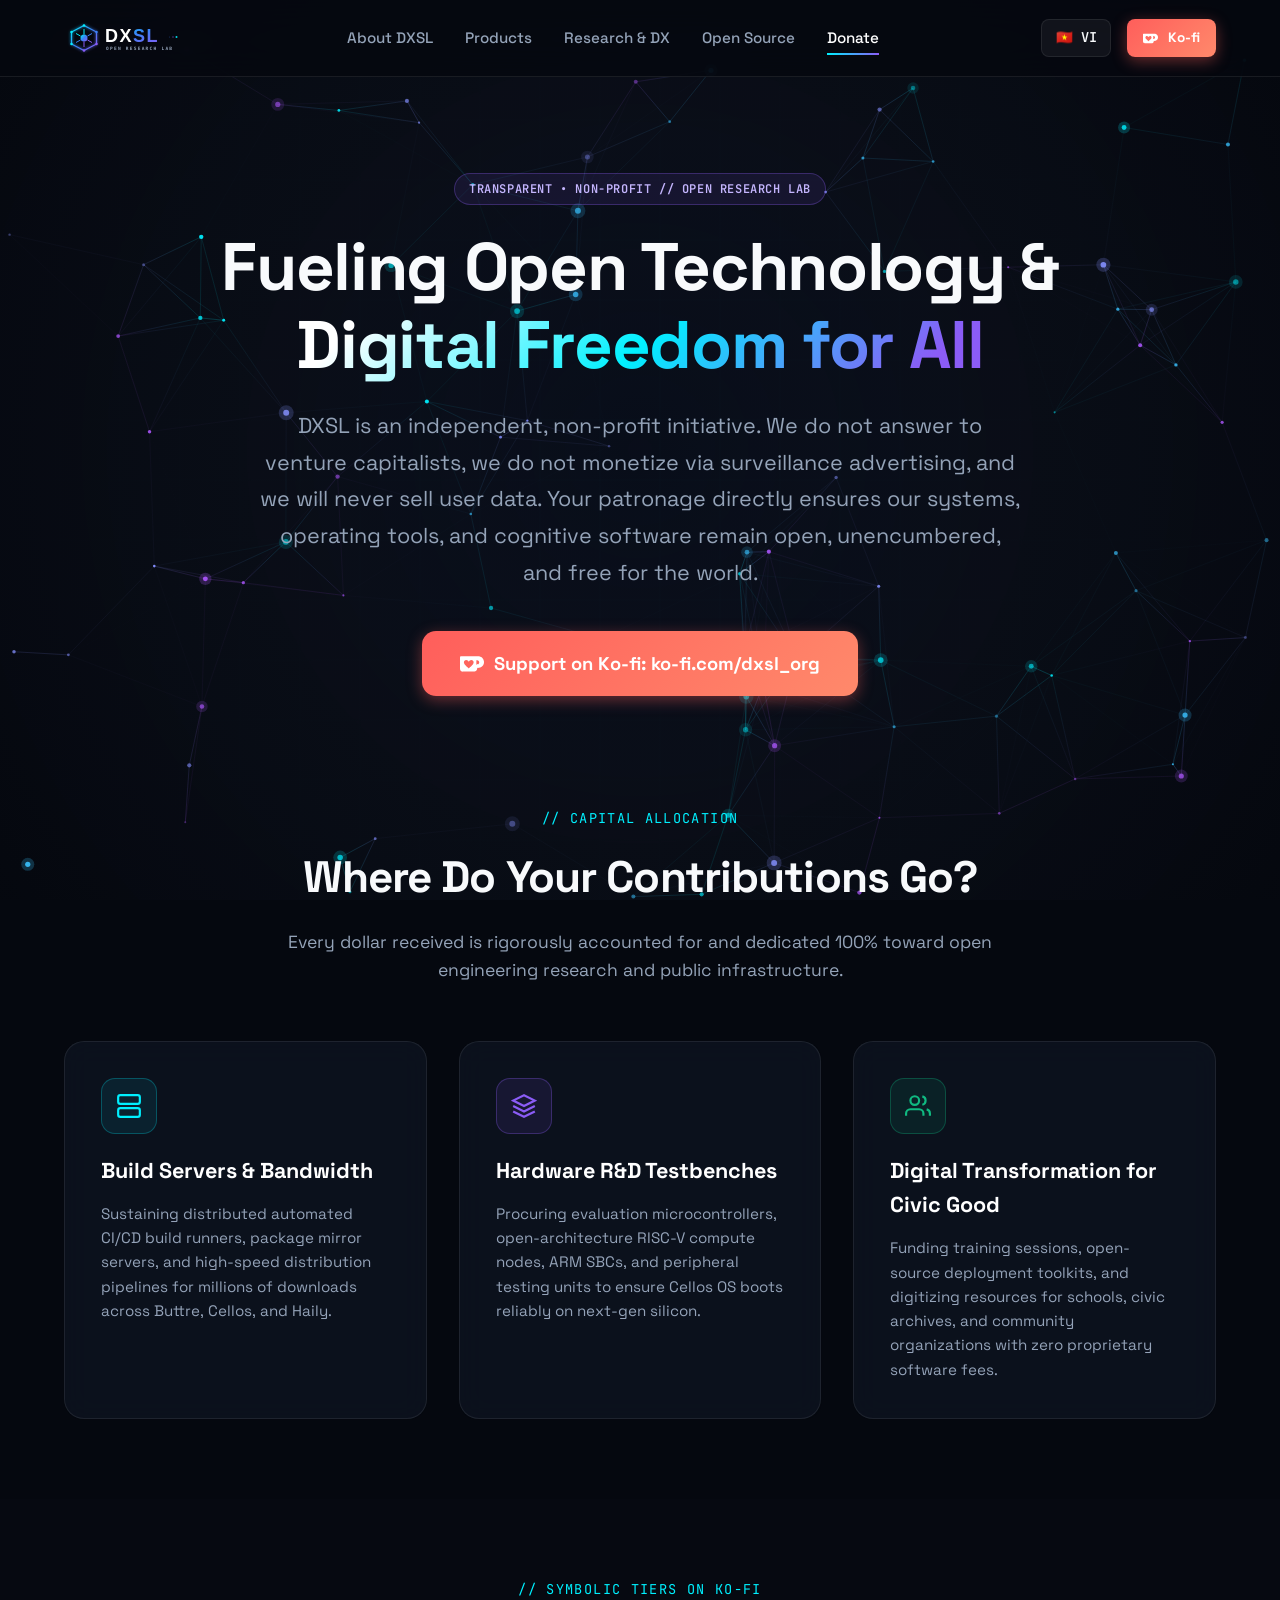
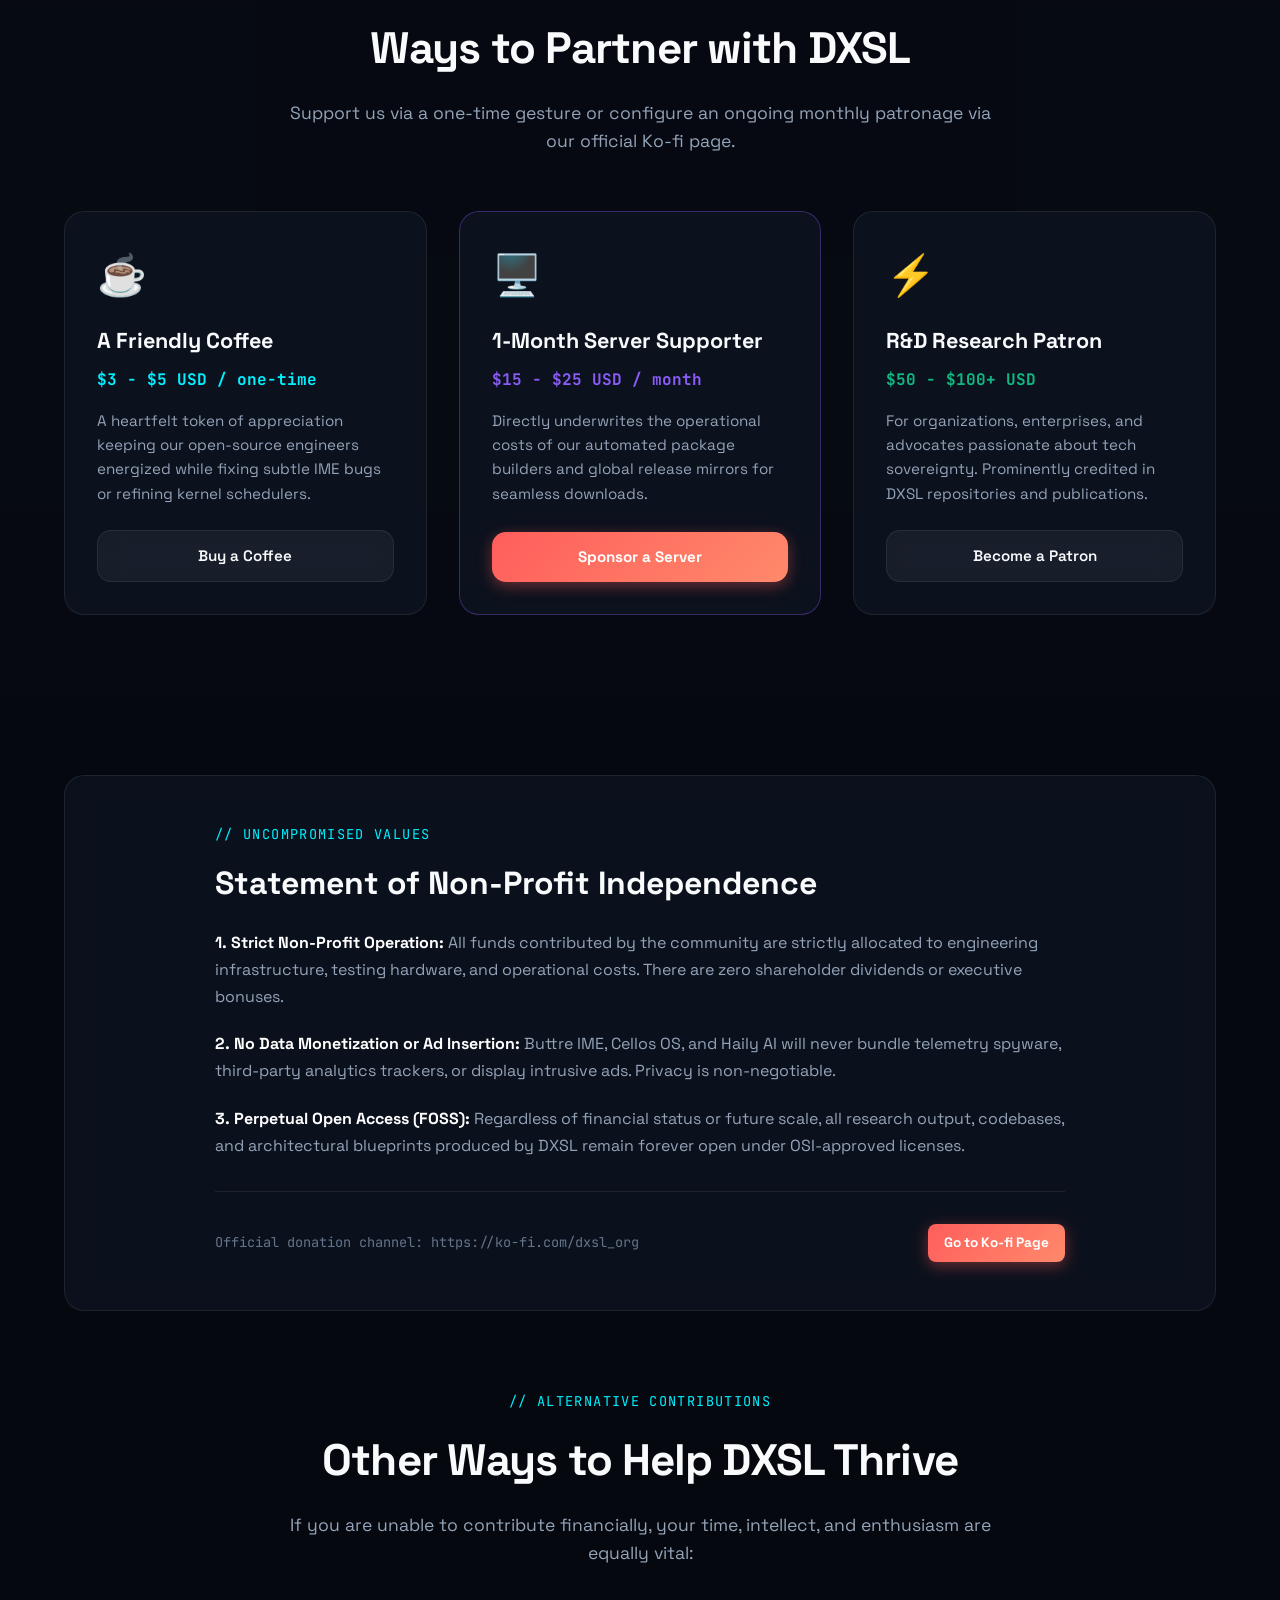
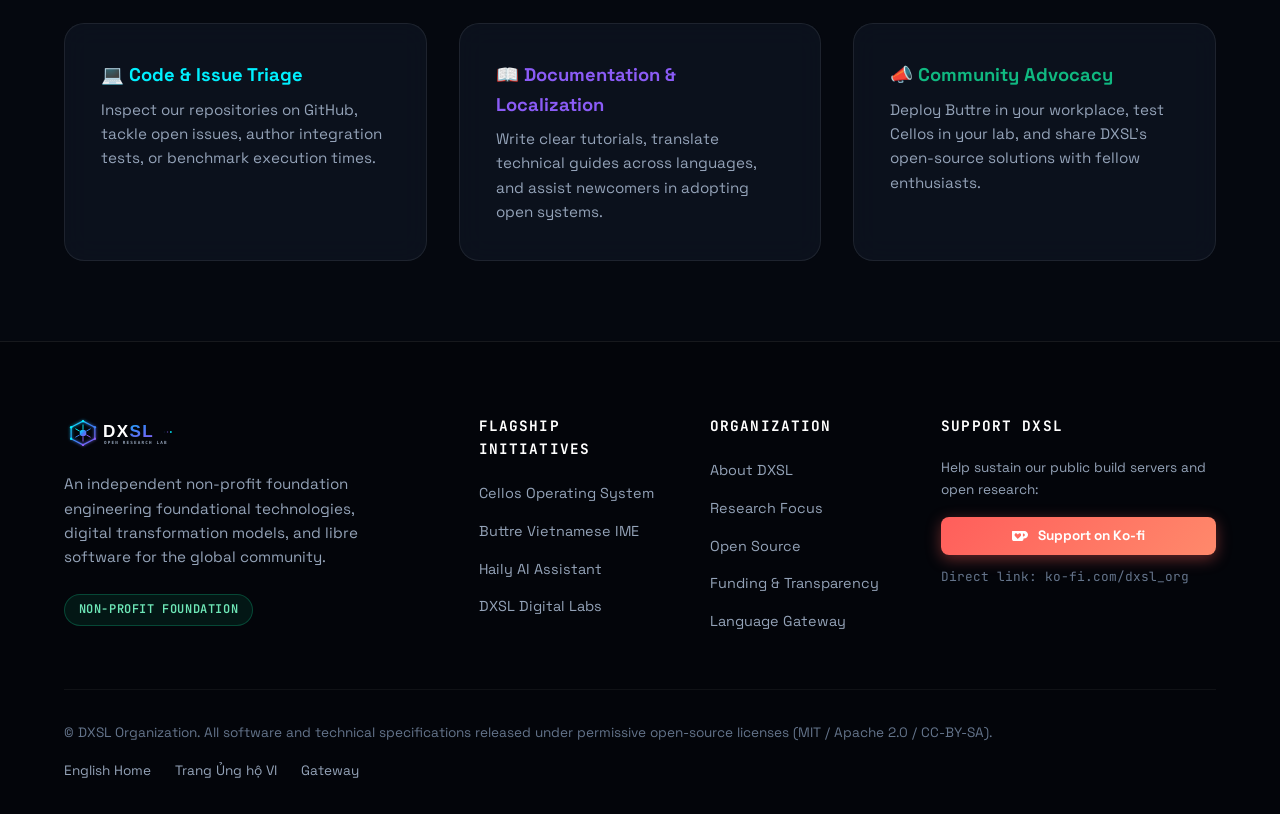
<file: en/donate.html>
<!DOCTYPE html>
<html lang="en">
<head>
  <meta charset="UTF-8">
  <meta name="viewport" content="width=device-width, initial-scale=1.0">
  <title>Donate &amp; Support DXSL | Fueling Public-Interest Open Source Tech</title>
  
  <meta name="description" content="Support DXSL in sustaining public build servers, hardware research for Cellos Operating System, Buttre Vietnamese IME, and the Haily AI Assistant.">
  <meta name="keywords" content="donate DXSL, support open source, non-profit technology, ko-fi dxsl, Cellos OS, Buttre IME, Haily AI, digital sovereignty">
  <meta name="author" content="DXSL Organization">
  <meta name="theme-color" content="#05080f">
  
  <!-- Open Graph -->
  <meta property="og:type" content="website">
  <meta property="og:title" content="Donate &amp; Support DXSL Organization">
  <meta property="og:description" content="Fueling open-source technologies, privacy-respecting computing, and public digital transformation.">
  <meta property="og:url" content="https://dxsl.org/en/donate.html">
  
  <!-- Fonts -->
  <link rel="preconnect" href="https://fonts.googleapis.com">
  <link rel="preconnect" href="https://fonts.gstatic.com" crossorigin>
  <link href="https://fonts.googleapis.com/css2?family=JetBrains+Mono:wght@400;500;700&family=Space+Grotesk:wght@400;500;700;800&display=swap" rel="stylesheet">
  
  <!-- Stylesheets -->
  <link rel="stylesheet" href="../assets/css/style.css">
  <link rel="icon" type="image/svg+xml" href="../assets/images/logo-placeholder.svg">
</head>
<body>

  <!-- Tech Interactive Canvas Background -->
  <canvas id="tech-canvas" aria-label="Interactive cybernetic background"></canvas>

  <!-- Navigation Header -->
  <header class="site-header">
    <div class="container">
      <nav class="site-nav" aria-label="Main Navigation">
        
        <!-- Brand Logo -->
        <a href="index.html" class="nav-brand">
          <!-- [DXSL LOGO]: Replace logo placeholder path when ready -->
          <img src="../assets/images/logo-placeholder.svg" alt="DXSL Logo" class="nav-brand-img">
        </a>

        <!-- Navigation Links -->
        <ul class="nav-links">
          <li><a href="index.html#about" class="nav-link">About DXSL</a></li>
          <li><a href="index.html#products" class="nav-link">Products</a></li>
          <li><a href="index.html#research" class="nav-link">Research &amp; DX</a></li>
          <li><a href="index.html#opensource" class="nav-link">Open Source</a></li>
          <li><a href="donate.html" class="nav-link active">Donate</a></li>
        </ul>

        <!-- Right Actions -->
        <div class="nav-actions">
          <a href="../vi/donate.html" class="lang-switch-btn" title="Chuyển sang trang Ủng hộ Tiếng Việt">
            <span aria-hidden="true">🇻🇳</span>
            <span>VI</span>
          </a>

          <a href="https://ko-fi.com/dxsl_org" target="_blank" rel="noopener noreferrer" class="btn btn-sm btn-kofi">
            <svg width="15" height="15" viewBox="0 0 24 24" fill="currentColor">
              <path d="M23.881 8.948c-.773-4.085-4.859-4.593-4.859-4.593H.723c-.604 0-.679.798-.679.798s-.082 7.324-.022 11.822c.164 2.424 2.586 2.672 2.586 2.672s8.267-.023 11.966-.049c2.438-.426 2.683-2.566 2.658-3.734 4.352.24 7.422-2.831 6.649-6.916zm-11.062 3.511c-1.246 1.453-4.047 3.974-4.047 3.974s-2.793-2.513-4.047-3.974c-1.042-1.217-1.129-2.766-.192-3.824.974-1.099 2.586-.889 3.541.205.474.542.698.887.698.887s.224-.345.698-.887c.955-1.094 2.567-1.304 3.541-.205.937 1.058.85 2.607-.191 3.824zm6.374-1.696c-.332 1.823-1.897 1.884-2.822 1.885v-4.492c.934 0 2.49.07 2.822 1.885-.001.001 0 .722 0 .722z"/>
            </svg>
            <span>Ko-fi</span>
          </a>

          <button class="mobile-toggle" aria-label="Toggle Navigation Menu" aria-expanded="false">
            <svg width="24" height="24" viewBox="0 0 24 24" fill="none" stroke="currentColor" stroke-width="2" stroke-linecap="round" stroke-linejoin="round">
              <line x1="3" y1="12" x2="21" y2="12"></line>
              <line x1="3" y1="6" x2="21" y2="6"></line>
              <line x1="3" y1="18" x2="21" y2="18"></line>
            </svg>
          </button>
        </div>

      </nav>
    </div>
  </header>

  <!-- Hero Donate Section -->
  <section class="hero-section" style="padding-bottom: 2.5rem;">
    <div class="container">
      <div class="hero-content">
        
        <div class="hero-badge">
          <span class="badge badge-violet">TRANSPARENT &bull; NON-PROFIT // OPEN RESEARCH LAB</span>
        </div>

        <h1 class="hero-title">
          Fueling Open Technology &amp; <br>
          <span class="gradient-text">Digital Freedom for All</span>
        </h1>

        <p class="hero-desc">
          DXSL is an independent, non-profit initiative. We do not answer to venture capitalists, we do not monetize via surveillance advertising, and we will never sell user data. Your patronage directly ensures our systems, operating tools, and cognitive software remain open, unencumbered, and free for the world.
        </p>

        <!-- Big Highlight Donate Button -->
        <div style="margin-bottom: 2.5rem;">
          <a href="https://ko-fi.com/dxsl_org" target="_blank" rel="noopener noreferrer" class="btn btn-kofi" style="font-size: 1.15rem; padding: 1.1rem 2.4rem;">
            <svg width="24" height="24" viewBox="0 0 24 24" fill="currentColor">
              <path d="M23.881 8.948c-.773-4.085-4.859-4.593-4.859-4.593H.723c-.604 0-.679.798-.679.798s-.082 7.324-.022 11.822c.164 2.424 2.586 2.672 2.586 2.672s8.267-.023 11.966-.049c2.438-.426 2.683-2.566 2.658-3.734 4.352.24 7.422-2.831 6.649-6.916zm-11.062 3.511c-1.246 1.453-4.047 3.974-4.047 3.974s-2.793-2.513-4.047-3.974c-1.042-1.217-1.129-2.766-.192-3.824.974-1.099 2.586-.889 3.541.205.474.542.698.887.698.887s.224-.345.698-.887c.955-1.094 2.567-1.304 3.541-.205.937 1.058.85 2.607-.191 3.824zm6.374-1.696c-.332 1.823-1.897 1.884-2.822 1.885v-4.492c.934 0 2.49.07 2.822 1.885-.001.001 0 .722 0 .722z"/>
            </svg>
            <span>Support on Ko-fi: ko-fi.com/dxsl_org</span>
          </a>
        </div>

      </div>
    </div>
  </section>

  <!-- Usage of Funds Breakdown -->
  <section class="section" style="padding-top: 2rem;">
    <div class="container">
      
      <div class="section-header">
        <span class="section-tag">// CAPITAL ALLOCATION</span>
        <h2 class="section-title">Where Do Your Contributions Go?</h2>
        <p class="section-desc">
          Every dollar received is rigorously accounted for and dedicated 100% toward open engineering research and public infrastructure.
        </p>
      </div>

      <div class="pillars-grid">
        
        <div class="pillar-card">
          <div class="product-icon-wrap" style="margin-bottom: 1.25rem;">
            <svg width="26" height="26" viewBox="0 0 24 24" fill="none" stroke="currentColor" stroke-width="2"><rect x="2" y="2" width="20" height="8" rx="2" ry="2"></rect><rect x="2" y="14" width="20" height="8" rx="2" ry="2"></rect><line x1="6" y1="6" x2="6.01" y2="6"></line><line x1="6" y1="18" x2="6.01" y2="18"></line></svg>
          </div>
          <h3 class="pillar-title">Build Servers &amp; Bandwidth</h3>
          <p class="pillar-desc">
            Sustaining distributed automated CI/CD build runners, package mirror servers, and high-speed distribution pipelines for millions of downloads across Buttre, Cellos, and Haily.
          </p>
        </div>

        <div class="pillar-card">
          <div class="product-icon-wrap violet" style="margin-bottom: 1.25rem;">
            <svg width="26" height="26" viewBox="0 0 24 24" fill="none" stroke="currentColor" stroke-width="2"><polygon points="12 2 2 7 12 12 22 7 12 2"></polygon><polyline points="2 17 12 22 22 17"></polyline><polyline points="2 12 12 17 22 12"></polyline></svg>
          </div>
          <h3 class="pillar-title">Hardware R&amp;D Testbenches</h3>
          <p class="pillar-desc">
            Procuring evaluation microcontrollers, open-architecture RISC-V compute nodes, ARM SBCs, and peripheral testing units to ensure Cellos OS boots reliably on next-gen silicon.
          </p>
        </div>

        <div class="pillar-card">
          <div class="product-icon-wrap emerald" style="margin-bottom: 1.25rem;">
            <svg width="26" height="26" viewBox="0 0 24 24" fill="none" stroke="currentColor" stroke-width="2"><path d="M17 21v-2a4 4 0 0 0-4-4H5a4 4 0 0 0-4 4v2"></path><circle cx="9" cy="7" r="4"></circle><path d="M23 21v-2a4 4 0 0 0-3-3.87"></path><path d="M16 3.13a4 4 0 0 1 0 7.75"></path></svg>
          </div>
          <h3 class="pillar-title">Digital Transformation for Civic Good</h3>
          <p class="pillar-desc">
            Funding training sessions, open-source deployment toolkits, and digitizing resources for schools, civic archives, and community organizations with zero proprietary software fees.
          </p>
        </div>

      </div>

    </div>
  </section>

  <!-- Symbolic Tiers on Ko-fi -->
  <section class="section" style="background: rgba(9, 13, 22, 0.4);">
    <div class="container">
      
      <div class="section-header">
        <span class="section-tag">// SYMBOLIC TIERS ON KO-FI</span>
        <h2 class="section-title">Ways to Partner with DXSL</h2>
        <p class="section-desc">
          Support us via a one-time gesture or configure an ongoing monthly patronage via our official Ko-fi page.
        </p>
      </div>

      <div class="products-grid">
        
        <div class="glass-card" style="display: flex; flex-direction: column; justify-content: space-between;">
          <div>
            <div style="font-size: 2.5rem; margin-bottom: 1rem;">☕</div>
            <h3 style="font-size: 1.35rem; font-weight: 700; margin-bottom: 0.5rem;">A Friendly Coffee</h3>
            <div style="font-family: var(--font-mono); color: var(--cyan); font-weight: 700; margin-bottom: 1rem;">$3 - $5 USD / one-time</div>
            <p style="color: var(--text-muted); font-size: 0.95rem; line-height: 1.6; margin-bottom: 1.5rem;">
              A heartfelt token of appreciation keeping our open-source engineers energized while fixing subtle IME bugs or refining kernel schedulers.
            </p>
          </div>
          <a href="https://ko-fi.com/dxsl_org" target="_blank" rel="noopener noreferrer" class="btn btn-secondary" style="width: 100%;">
            <span>Buy a Coffee</span>
          </a>
        </div>

        <div class="glass-card" style="display: flex; flex-direction: column; justify-content: space-between; border-color: var(--border-violet);">
          <div>
            <div style="font-size: 2.5rem; margin-bottom: 1rem;">🖥️</div>
            <h3 style="font-size: 1.35rem; font-weight: 700; margin-bottom: 0.5rem;">1-Month Server Supporter</h3>
            <div style="font-family: var(--font-mono); color: var(--violet); font-weight: 700; margin-bottom: 1rem;">$15 - $25 USD / month</div>
            <p style="color: var(--text-muted); font-size: 0.95rem; line-height: 1.6; margin-bottom: 1.5rem;">
              Directly underwrites the operational costs of our automated package builders and global release mirrors for seamless downloads.
            </p>
          </div>
          <a href="https://ko-fi.com/dxsl_org" target="_blank" rel="noopener noreferrer" class="btn btn-kofi" style="width: 100%;">
            <span>Sponsor a Server</span>
          </a>
        </div>

        <div class="glass-card" style="display: flex; flex-direction: column; justify-content: space-between;">
          <div>
            <div style="font-size: 2.5rem; margin-bottom: 1rem;">⚡</div>
            <h3 style="font-size: 1.35rem; font-weight: 700; margin-bottom: 0.5rem;">R&amp;D Research Patron</h3>
            <div style="font-family: var(--font-mono); color: var(--emerald); font-weight: 700; margin-bottom: 1rem;">$50 - $100+ USD</div>
            <p style="color: var(--text-muted); font-size: 0.95rem; line-height: 1.6; margin-bottom: 1.5rem;">
              For organizations, enterprises, and advocates passionate about tech sovereignty. Prominently credited in DXSL repositories and publications.
            </p>
          </div>
          <a href="https://ko-fi.com/dxsl_org" target="_blank" rel="noopener noreferrer" class="btn btn-secondary" style="width: 100%;">
            <span>Become a Patron</span>
          </a>
        </div>

      </div>

    </div>
  </section>

  <!-- Transparency & Commitment -->
  <section class="section">
    <div class="container">
      
      <div class="glass-card" style="padding: 3rem 2.5rem;">
        <div style="max-width: 850px; margin: 0 auto;">
          
          <span class="section-tag">// UNCOMPROMISED VALUES</span>
          <h2 style="font-size: 2rem; font-weight: 800; margin-bottom: 1.25rem;">
            Statement of Non-Profit Independence
          </h2>

          <div style="display: flex; flex-direction: column; gap: 1.25rem; color: var(--text-muted); line-height: 1.7; font-size: 1rem;">
            <p>
              <strong style="color: #ffffff;">1. Strict Non-Profit Operation:</strong> All funds contributed by the community are strictly allocated to engineering infrastructure, testing hardware, and operational costs. There are zero shareholder dividends or executive bonuses.
            </p>
            <p>
              <strong style="color: #ffffff;">2. No Data Monetization or Ad Insertion:</strong> Buttre IME, Cellos OS, and Haily AI will never bundle telemetry spyware, third-party analytics trackers, or display intrusive ads. Privacy is non-negotiable.
            </p>
            <p>
              <strong style="color: #ffffff;">3. Perpetual Open Access (FOSS):</strong> Regardless of financial status or future scale, all research output, codebases, and architectural blueprints produced by DXSL remain forever open under OSI-approved licenses.
            </p>
          </div>

          <div style="margin-top: 2rem; padding-top: 2rem; border-top: 1px solid var(--border-subtle); display: flex; flex-wrap: wrap; justify-content: space-between; align-items: center; gap: 1rem;">
            <span style="font-family: var(--font-mono); font-size: 0.85rem; color: var(--text-dim);">
              Official donation channel: https://ko-fi.com/dxsl_org
            </span>
            <a href="https://ko-fi.com/dxsl_org" target="_blank" rel="noopener noreferrer" class="btn btn-kofi btn-sm">
              <span>Go to Ko-fi Page</span>
            </a>
          </div>

        </div>
      </div>

    </div>
  </section>

  <!-- Non-Financial Ways to Contribute -->
  <section class="section" style="padding-top: 0;">
    <div class="container">
      
      <div class="section-header">
        <span class="section-tag">// ALTERNATIVE CONTRIBUTIONS</span>
        <h2 class="section-title">Other Ways to Help DXSL Thrive</h2>
        <p class="section-desc">
          If you are unable to contribute financially, your time, intellect, and enthusiasm are equally vital:
        </p>
      </div>

      <div class="pillars-grid">
        <div class="pillar-card">
          <h4 style="font-size: 1.15rem; font-weight: 700; margin-bottom: 0.5rem; color: var(--cyan);">💻 Code &amp; Issue Triage</h4>
          <p class="pillar-desc">Inspect our repositories on GitHub, tackle open issues, author integration tests, or benchmark execution times.</p>
        </div>

        <div class="pillar-card">
          <h4 style="font-size: 1.15rem; font-weight: 700; margin-bottom: 0.5rem; color: var(--violet);">📖 Documentation &amp; Localization</h4>
          <p class="pillar-desc">Write clear tutorials, translate technical guides across languages, and assist newcomers in adopting open systems.</p>
        </div>

        <div class="pillar-card">
          <h4 style="font-size: 1.15rem; font-weight: 700; margin-bottom: 0.5rem; color: var(--emerald);">📣 Community Advocacy</h4>
          <p class="pillar-desc">Deploy Buttre in your workplace, test Cellos in your lab, and share DXSL's open-source solutions with fellow enthusiasts.</p>
        </div>
      </div>

    </div>
  </section>

  <!-- Site Footer -->
  <footer class="site-footer">
    <div class="container">
      <div class="footer-grid">
        
        <div class="footer-bio">
          <a href="index.html">
            <!-- [DXSL LOGO]: Replace logo placeholder path when ready -->
            <img src="../assets/images/logo-placeholder.svg" alt="DXSL Logo" style="height: 38px;">
          </a>
          <p>
            An independent non-profit foundation engineering foundational technologies, digital transformation models, and libre software for the global community.
          </p>
          <div class="badge badge-emerald">
            <span>NON-PROFIT FOUNDATION</span>
          </div>
        </div>

        <div>
          <h4 class="footer-heading">Flagship Initiatives</h4>
          <ul class="footer-links">
            <li><a href="index.html#products">Cellos Operating System</a></li>
            <li><a href="index.html#products">Buttre Vietnamese IME</a></li>
            <li><a href="index.html#products">Haily AI Assistant</a></li>
            <li><a href="index.html#research">DXSL Digital Labs</a></li>
          </ul>
        </div>

        <div>
          <h4 class="footer-heading">Organization</h4>
          <ul class="footer-links">
            <li><a href="index.html#about">About DXSL</a></li>
            <li><a href="index.html#research">Research Focus</a></li>
            <li><a href="index.html#opensource">Open Source</a></li>
            <li><a href="donate.html">Funding &amp; Transparency</a></li>
            <li><a href="../index.html">Language Gateway</a></li>
          </ul>
        </div>

        <div>
          <h4 class="footer-heading">Support DXSL</h4>
          <p style="font-size: 0.85rem; color: var(--text-muted); margin-bottom: 1rem;">
            Help sustain our public build servers and open research:
          </p>
          <a href="https://ko-fi.com/dxsl_org" target="_blank" rel="noopener noreferrer" class="btn btn-sm btn-kofi" style="width: 100%; justify-content: center;">
            <svg width="16" height="16" viewBox="0 0 24 24" fill="currentColor">
              <path d="M23.881 8.948c-.773-4.085-4.859-4.593-4.859-4.593H.723c-.604 0-.679.798-.679.798s-.082 7.324-.022 11.822c.164 2.424 2.586 2.672 2.586 2.672s8.267-.023 11.966-.049c2.438-.426 2.683-2.566 2.658-3.734 4.352.24 7.422-2.831 6.649-6.916zm-11.062 3.511c-1.246 1.453-4.047 3.974-4.047 3.974s-2.793-2.513-4.047-3.974c-1.042-1.217-1.129-2.766-.192-3.824.974-1.099 2.586-.889 3.541.205.474.542.698.887.698.887s.224-.345.698-.887c.955-1.094 2.567-1.304 3.541-.205.937 1.058.85 2.607-.191 3.824zm6.374-1.696c-.332 1.823-1.897 1.884-2.822 1.885v-4.492c.934 0 2.49.07 2.822 1.885-.001.001 0 .722 0 .722z"/>
            </svg>
            <span>Support on Ko-fi</span>
          </a>
          <div style="margin-top: 0.75rem; font-size: 0.8rem; color: var(--text-dim); font-family: var(--font-mono);">
            Direct link: ko-fi.com/dxsl_org
          </div>
        </div>

      </div>

      <div class="footer-bottom">
        <div>
          &copy; DXSL Organization. All software and technical specifications released under permissive open-source licenses (MIT / Apache 2.0 / CC-BY-SA).
        </div>
        <div style="display: flex; gap: 1.5rem;">
          <a href="index.html">English Home</a>
          <a href="../vi/donate.html">Trang Ủng hộ VI</a>
          <a href="../index.html">Gateway</a>
        </div>
      </div>
    </div>
  </footer>

  <!-- Scripts -->
  <script src="../assets/js/tech-canvas.js"></script>
  <script src="../assets/js/main.js"></script>

</body>
</html>
</file>
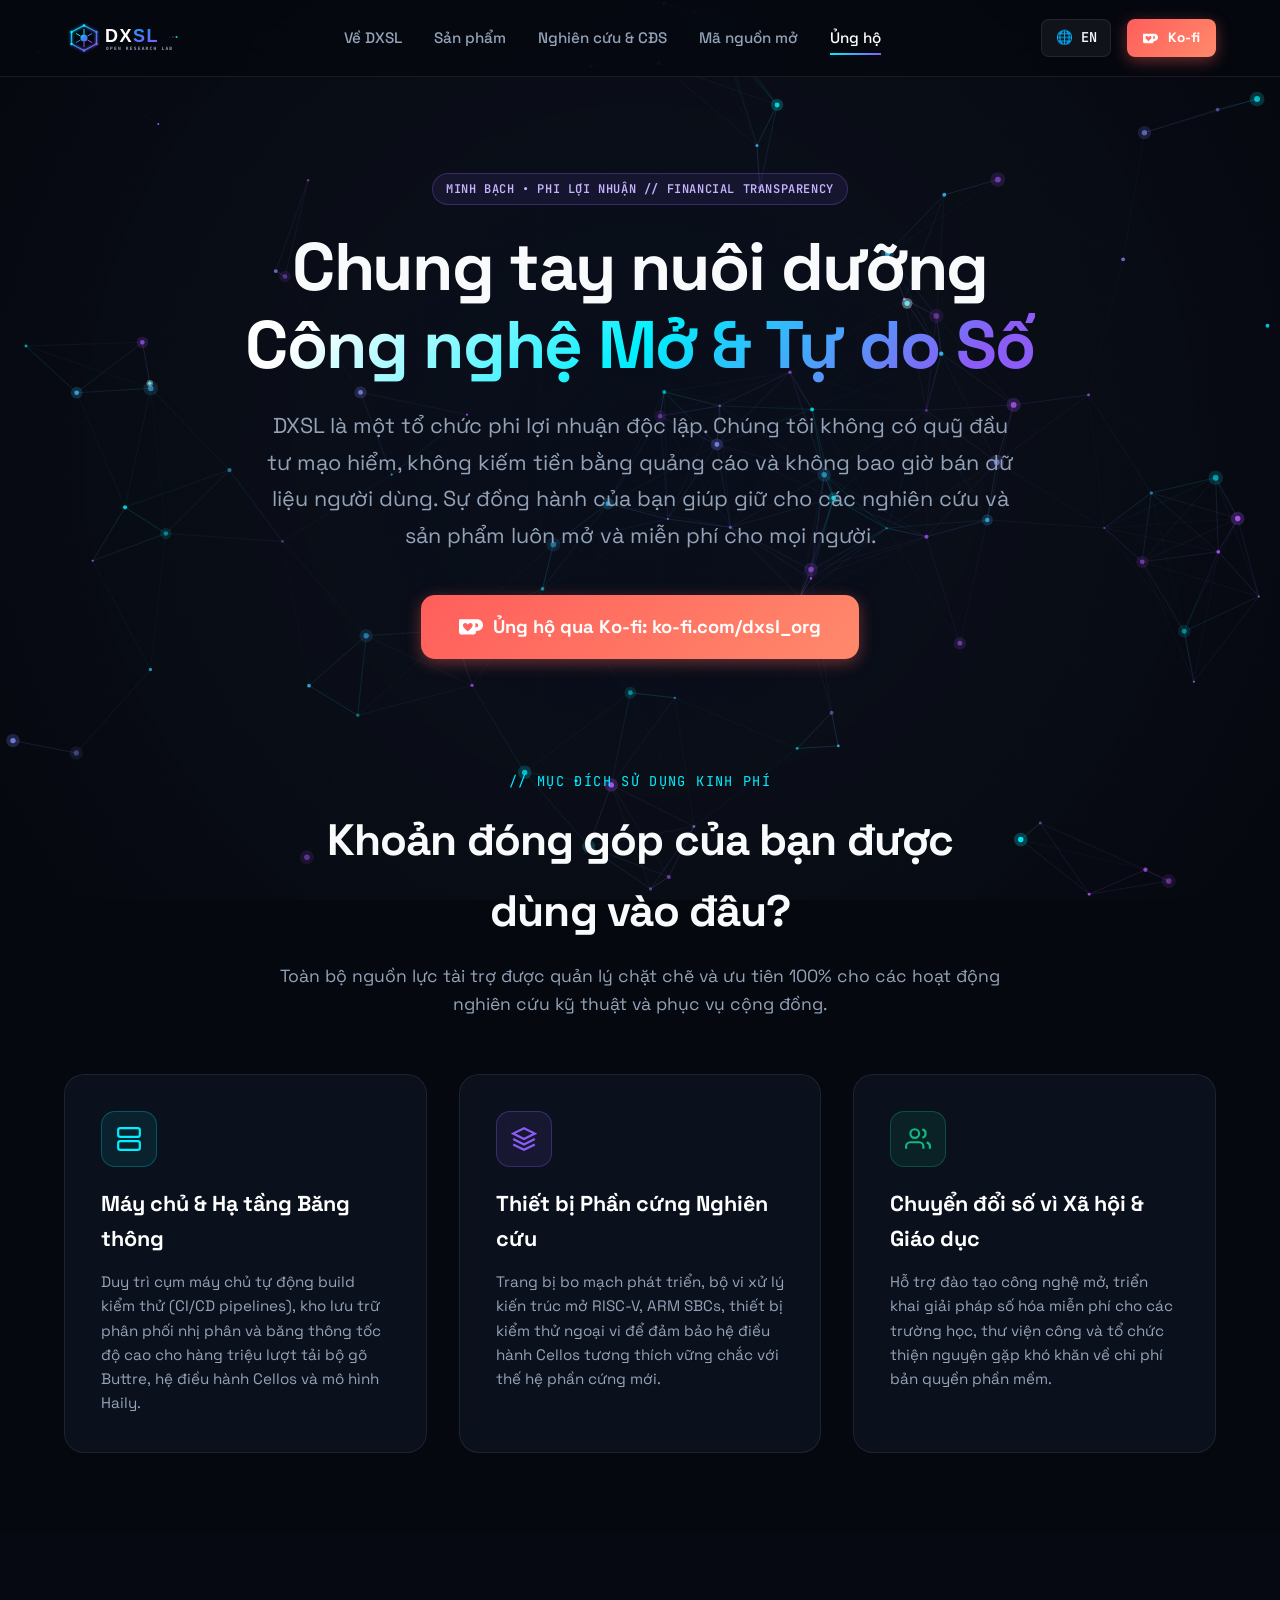
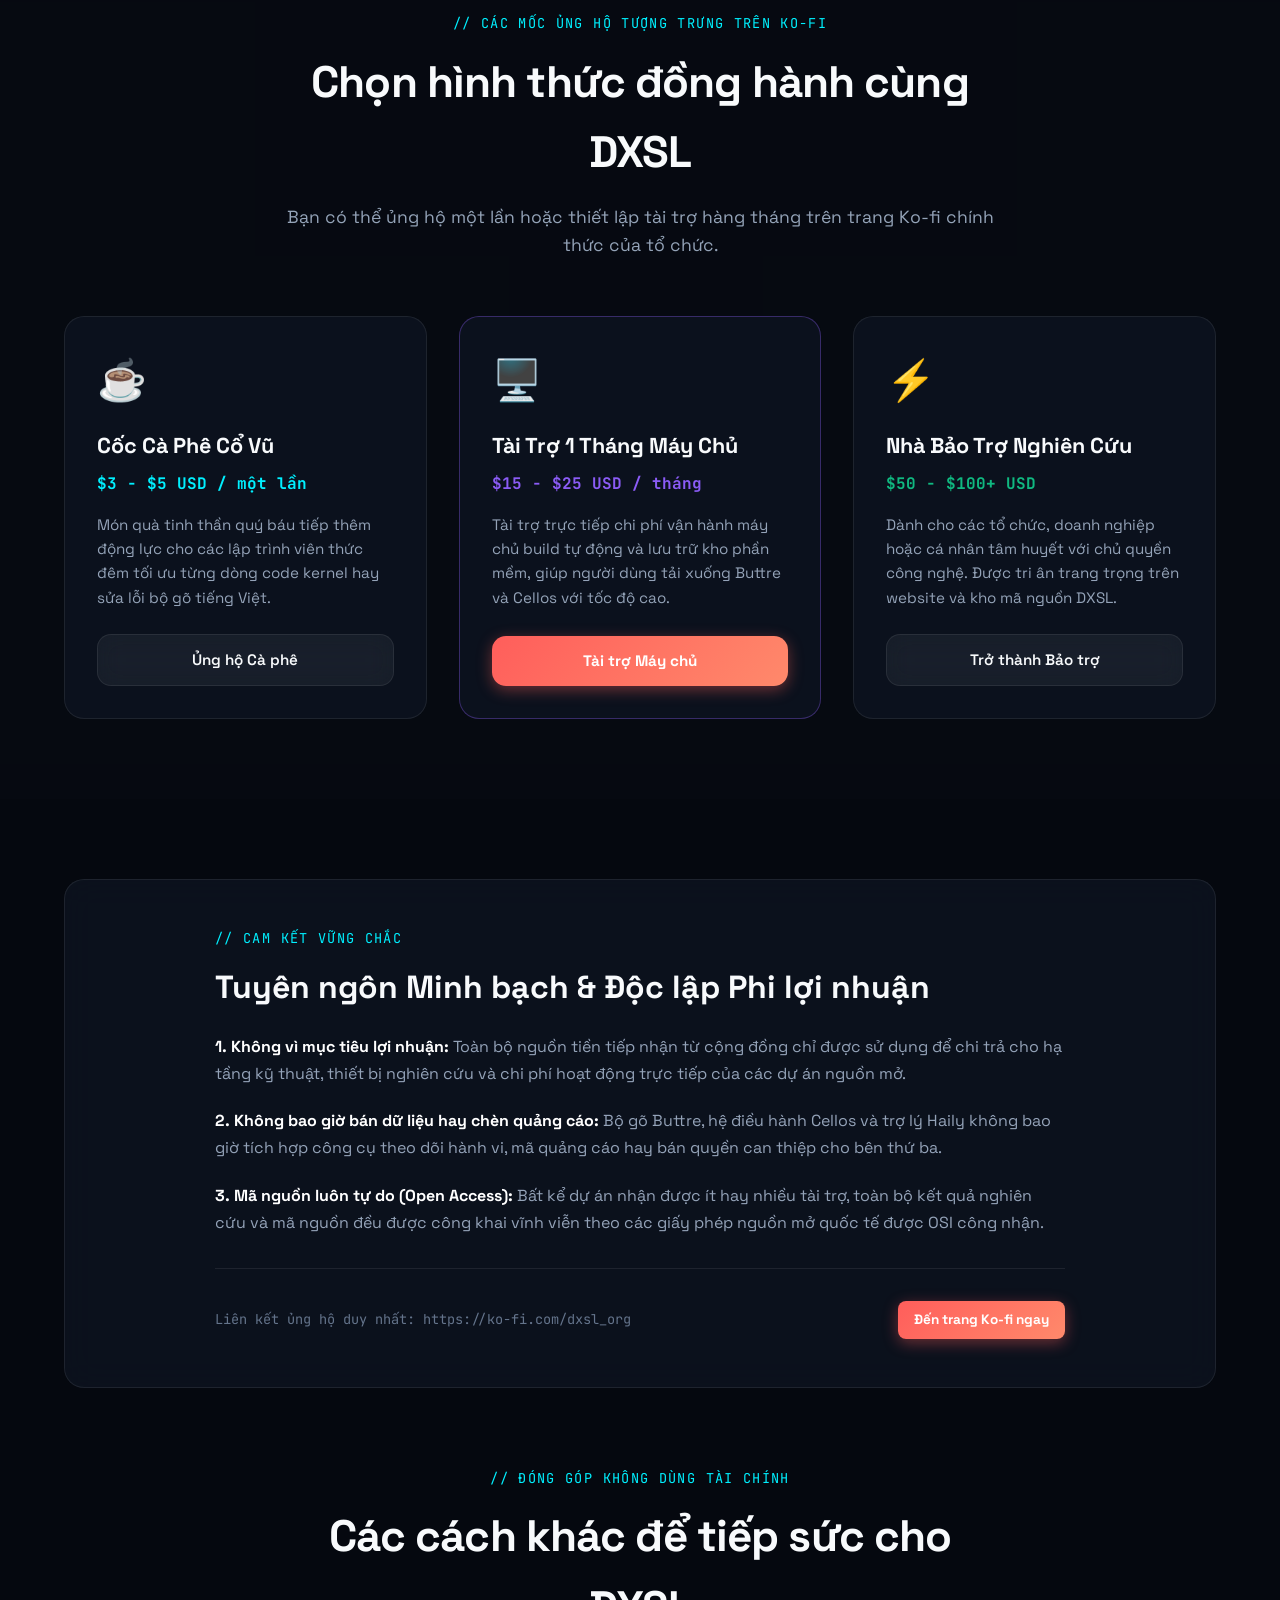
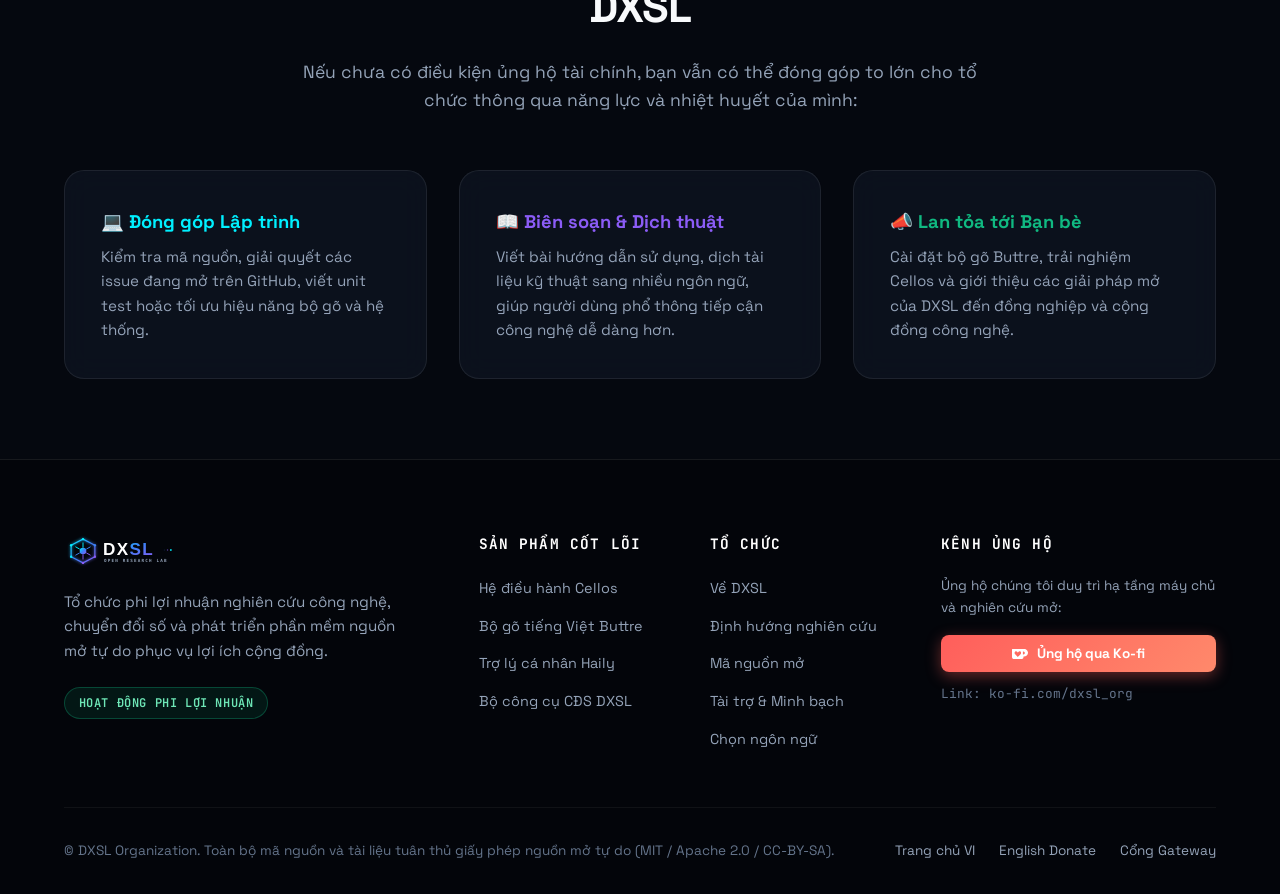
<file: vi/donate.html>
<!DOCTYPE html>
<html lang="vi">
<head>
  <meta charset="UTF-8">
  <meta name="viewport" content="width=device-width, initial-scale=1.0">
  <title>Tài trợ & Ủng hộ DXSL | Đồng hành cùng Công nghệ Mở Phi lợi nhuận</title>
  
  <meta name="description" content="Ủng hộ DXSL duy trì hạ tầng máy chủ, phòng lab nghiên cứu hệ điều hành Cellos, bộ gõ Buttre và trợ lý Haily miễn phí phục vụ cộng đồng.">
  <meta name="keywords" content="donate DXSL, tai tro DXSL, ung ho cong nghe mo, phi loi nhuan, ko-fi dxsl, Cellos, Buttre, Haily">
  <meta name="author" content="DXSL Organization">
  <meta name="theme-color" content="#05080f">
  
  <!-- Open Graph -->
  <meta property="og:type" content="website">
  <meta property="og:title" content="Tài trợ & Ủng hộ Tổ chức DXSL">
  <meta property="og:description" content="Chung tay nuôi dưỡng công nghệ mở và chuyển đổi số tự do vì cộng đồng.">
  <meta property="og:url" content="https://dxsl.org/vi/donate.html">
  
  <!-- Fonts -->
  <link rel="preconnect" href="https://fonts.googleapis.com">
  <link rel="preconnect" href="https://fonts.gstatic.com" crossorigin>
  <link href="https://fonts.googleapis.com/css2?family=JetBrains+Mono:wght@400;500;700&family=Space+Grotesk:wght@400;500;700;800&display=swap" rel="stylesheet">
  
  <!-- Stylesheets -->
  <link rel="stylesheet" href="../assets/css/style.css">
  <link rel="icon" type="image/svg+xml" href="../assets/images/logo-placeholder.svg">
</head>
<body>

  <!-- Tech Interactive Canvas Background -->
  <canvas id="tech-canvas" aria-label="Interactive cybernetic background"></canvas>

  <!-- Navigation Header -->
  <header class="site-header">
    <div class="container">
      <nav class="site-nav" aria-label="Menu chính">
        
        <!-- Brand Logo -->
        <a href="index.html" class="nav-brand">
          <!-- [LOGO DXSL]: Thay đường dẫn file ảnh logo vào đây -->
          <img src="../assets/images/logo-placeholder.svg" alt="DXSL Logo" class="nav-brand-img">
        </a>

        <!-- Navigation Links -->
        <ul class="nav-links">
          <li><a href="index.html#about" class="nav-link">Về DXSL</a></li>
          <li><a href="index.html#products" class="nav-link">Sản phẩm</a></li>
          <li><a href="index.html#research" class="nav-link">Nghiên cứu &amp; CĐS</a></li>
          <li><a href="index.html#opensource" class="nav-link">Mã nguồn mở</a></li>
          <li><a href="donate.html" class="nav-link active">Ủng hộ</a></li>
        </ul>

        <!-- Right Actions -->
        <div class="nav-actions">
          <a href="../en/donate.html" class="lang-switch-btn" title="Switch to English Donate Page">
            <span aria-hidden="true">🌐</span>
            <span>EN</span>
          </a>

          <a href="https://ko-fi.com/dxsl_org" target="_blank" rel="noopener noreferrer" class="btn btn-sm btn-kofi">
            <svg width="15" height="15" viewBox="0 0 24 24" fill="currentColor">
              <path d="M23.881 8.948c-.773-4.085-4.859-4.593-4.859-4.593H.723c-.604 0-.679.798-.679.798s-.082 7.324-.022 11.822c.164 2.424 2.586 2.672 2.586 2.672s8.267-.023 11.966-.049c2.438-.426 2.683-2.566 2.658-3.734 4.352.24 7.422-2.831 6.649-6.916zm-11.062 3.511c-1.246 1.453-4.047 3.974-4.047 3.974s-2.793-2.513-4.047-3.974c-1.042-1.217-1.129-2.766-.192-3.824.974-1.099 2.586-.889 3.541.205.474.542.698.887.698.887s.224-.345.698-.887c.955-1.094 2.567-1.304 3.541-.205.937 1.058.85 2.607-.191 3.824zm6.374-1.696c-.332 1.823-1.897 1.884-2.822 1.885v-4.492c.934 0 2.49.07 2.822 1.885-.001.001 0 .722 0 .722z"/>
            </svg>
            <span>Ko-fi</span>
          </a>

          <button class="mobile-toggle" aria-label="Mở menu" aria-expanded="false">
            <svg width="24" height="24" viewBox="0 0 24 24" fill="none" stroke="currentColor" stroke-width="2" stroke-linecap="round" stroke-linejoin="round">
              <line x1="3" y1="12" x2="21" y2="12"></line>
              <line x1="3" y1="6" x2="21" y2="6"></line>
              <line x1="3" y1="18" x2="21" y2="18"></line>
            </svg>
          </button>
        </div>

      </nav>
    </div>
  </header>

  <!-- Hero Donate Section -->
  <section class="hero-section" style="padding-bottom: 2.5rem;">
    <div class="container">
      <div class="hero-content">
        
        <div class="hero-badge">
          <span class="badge badge-violet">MINH BẠCH &bull; PHI LỢI NHUẬN // FINANCIAL TRANSPARENCY</span>
        </div>

        <h1 class="hero-title">
          Chung tay nuôi dưỡng <br>
          <span class="gradient-text">Công nghệ Mở &amp; Tự do Số</span>
        </h1>

        <p class="hero-desc">
          DXSL là một tổ chức phi lợi nhuận độc lập. Chúng tôi không có quỹ đầu tư mạo hiểm, không kiếm tiền bằng quảng cáo và không bao giờ bán dữ liệu người dùng. Sự đồng hành của bạn giúp giữ cho các nghiên cứu và sản phẩm luôn mở và miễn phí cho mọi người.
        </p>

        <!-- Big Highlight Donate Button -->
        <div style="margin-bottom: 2.5rem;">
          <a href="https://ko-fi.com/dxsl_org" target="_blank" rel="noopener noreferrer" class="btn btn-kofi" style="font-size: 1.15rem; padding: 1.1rem 2.4rem;">
            <svg width="24" height="24" viewBox="0 0 24 24" fill="currentColor">
              <path d="M23.881 8.948c-.773-4.085-4.859-4.593-4.859-4.593H.723c-.604 0-.679.798-.679.798s-.082 7.324-.022 11.822c.164 2.424 2.586 2.672 2.586 2.672s8.267-.023 11.966-.049c2.438-.426 2.683-2.566 2.658-3.734 4.352.24 7.422-2.831 6.649-6.916zm-11.062 3.511c-1.246 1.453-4.047 3.974-4.047 3.974s-2.793-2.513-4.047-3.974c-1.042-1.217-1.129-2.766-.192-3.824.974-1.099 2.586-.889 3.541.205.474.542.698.887.698.887s.224-.345.698-.887c.955-1.094 2.567-1.304 3.541-.205.937 1.058.85 2.607-.191 3.824zm6.374-1.696c-.332 1.823-1.897 1.884-2.822 1.885v-4.492c.934 0 2.49.07 2.822 1.885-.001.001 0 .722 0 .722z"/>
            </svg>
            <span>Ủng hộ qua Ko-fi: ko-fi.com/dxsl_org</span>
          </a>
        </div>

      </div>
    </div>
  </section>

  <!-- Usage of Funds Breakdown -->
  <section class="section" style="padding-top: 2rem;">
    <div class="container">
      
      <div class="section-header">
        <span class="section-tag">// MỤC ĐÍCH SỬ DỤNG KINH PHÍ</span>
        <h2 class="section-title">Khoản đóng góp của bạn được dùng vào đâu?</h2>
        <p class="section-desc">
          Toàn bộ nguồn lực tài trợ được quản lý chặt chẽ và ưu tiên 100% cho các hoạt động nghiên cứu kỹ thuật và phục vụ cộng đồng.
        </p>
      </div>

      <div class="pillars-grid">
        
        <div class="pillar-card">
          <div class="product-icon-wrap" style="margin-bottom: 1.25rem;">
            <svg width="26" height="26" viewBox="0 0 24 24" fill="none" stroke="currentColor" stroke-width="2"><rect x="2" y="2" width="20" height="8" rx="2" ry="2"></rect><rect x="2" y="14" width="20" height="8" rx="2" ry="2"></rect><line x1="6" y1="6" x2="6.01" y2="6"></line><line x1="6" y1="18" x2="6.01" y2="18"></line></svg>
          </div>
          <h3 class="pillar-title">Máy chủ &amp; Hạ tầng Băng thông</h3>
          <p class="pillar-desc">
            Duy trì cụm máy chủ tự động build kiểm thử (CI/CD pipelines), kho lưu trữ phân phối nhị phân và băng thông tốc độ cao cho hàng triệu lượt tải bộ gõ Buttre, hệ điều hành Cellos và mô hình Haily.
          </p>
        </div>

        <div class="pillar-card">
          <div class="product-icon-wrap violet" style="margin-bottom: 1.25rem;">
            <svg width="26" height="26" viewBox="0 0 24 24" fill="none" stroke="currentColor" stroke-width="2"><polygon points="12 2 2 7 12 12 22 7 12 2"></polygon><polyline points="2 17 12 22 22 17"></polyline><polyline points="2 12 12 17 22 12"></polyline></svg>
          </div>
          <h3 class="pillar-title">Thiết bị Phần cứng Nghiên cứu</h3>
          <p class="pillar-desc">
            Trang bị bo mạch phát triển, bộ vi xử lý kiến trúc mở RISC-V, ARM SBCs, thiết bị kiểm thử ngoại vi để đảm bảo hệ điều hành Cellos tương thích vững chắc với thế hệ phần cứng mới.
          </p>
        </div>

        <div class="pillar-card">
          <div class="product-icon-wrap emerald" style="margin-bottom: 1.25rem;">
            <svg width="26" height="26" viewBox="0 0 24 24" fill="none" stroke="currentColor" stroke-width="2"><path d="M17 21v-2a4 4 0 0 0-4-4H5a4 4 0 0 0-4 4v2"></path><circle cx="9" cy="7" r="4"></circle><path d="M23 21v-2a4 4 0 0 0-3-3.87"></path><path d="M16 3.13a4 4 0 0 1 0 7.75"></path></svg>
          </div>
          <h3 class="pillar-title">Chuyển đổi số vì Xã hội &amp; Giáo dục</h3>
          <p class="pillar-desc">
            Hỗ trợ đào tạo công nghệ mở, triển khai giải pháp số hóa miễn phí cho các trường học, thư viện công và tổ chức thiện nguyện gặp khó khăn về chi phí bản quyền phần mềm.
          </p>
        </div>

      </div>

    </div>
  </section>

  <!-- Symbolic Tiers on Ko-fi -->
  <section class="section" style="background: rgba(9, 13, 22, 0.4);">
    <div class="container">
      
      <div class="section-header">
        <span class="section-tag">// CÁC MỐC ỦNG HỘ TƯỢNG TRƯNG TRÊN KO-FI</span>
        <h2 class="section-title">Chọn hình thức đồng hành cùng DXSL</h2>
        <p class="section-desc">
          Bạn có thể ủng hộ một lần hoặc thiết lập tài trợ hàng tháng trên trang Ko-fi chính thức của tổ chức.
        </p>
      </div>

      <div class="products-grid">
        
        <div class="glass-card" style="display: flex; flex-direction: column; justify-content: space-between;">
          <div>
            <div style="font-size: 2.5rem; margin-bottom: 1rem;">☕</div>
            <h3 style="font-size: 1.35rem; font-weight: 700; margin-bottom: 0.5rem;">Cốc Cà Phê Cổ Vũ</h3>
            <div style="font-family: var(--font-mono); color: var(--cyan); font-weight: 700; margin-bottom: 1rem;">$3 - $5 USD / một lần</div>
            <p style="color: var(--text-muted); font-size: 0.95rem; line-height: 1.6; margin-bottom: 1.5rem;">
              Món quà tinh thần quý báu tiếp thêm động lực cho các lập trình viên thức đêm tối ưu từng dòng code kernel hay sửa lỗi bộ gõ tiếng Việt.
            </p>
          </div>
          <a href="https://ko-fi.com/dxsl_org" target="_blank" rel="noopener noreferrer" class="btn btn-secondary" style="width: 100%;">
            <span>Ủng hộ Cà phê</span>
          </a>
        </div>

        <div class="glass-card" style="display: flex; flex-direction: column; justify-content: space-between; border-color: var(--border-violet);">
          <div>
            <div style="font-size: 2.5rem; margin-bottom: 1rem;">🖥️</div>
            <h3 style="font-size: 1.35rem; font-weight: 700; margin-bottom: 0.5rem;">Tài Trợ 1 Tháng Máy Chủ</h3>
            <div style="font-family: var(--font-mono); color: var(--violet); font-weight: 700; margin-bottom: 1rem;">$15 - $25 USD / tháng</div>
            <p style="color: var(--text-muted); font-size: 0.95rem; line-height: 1.6; margin-bottom: 1.5rem;">
              Tài trợ trực tiếp chi phí vận hành máy chủ build tự động và lưu trữ kho phần mềm, giúp người dùng tải xuống Buttre và Cellos với tốc độ cao.
            </p>
          </div>
          <a href="https://ko-fi.com/dxsl_org" target="_blank" rel="noopener noreferrer" class="btn btn-kofi" style="width: 100%;">
            <span>Tài trợ Máy chủ</span>
          </a>
        </div>

        <div class="glass-card" style="display: flex; flex-direction: column; justify-content: space-between;">
          <div>
            <div style="font-size: 2.5rem; margin-bottom: 1rem;">⚡</div>
            <h3 style="font-size: 1.35rem; font-weight: 700; margin-bottom: 0.5rem;">Nhà Bảo Trợ Nghiên Cứu</h3>
            <div style="font-family: var(--font-mono); color: var(--emerald); font-weight: 700; margin-bottom: 1rem;">$50 - $100+ USD</div>
            <p style="color: var(--text-muted); font-size: 0.95rem; line-height: 1.6; margin-bottom: 1.5rem;">
              Dành cho các tổ chức, doanh nghiệp hoặc cá nhân tâm huyết với chủ quyền công nghệ. Được tri ân trang trọng trên website và kho mã nguồn DXSL.
            </p>
          </div>
          <a href="https://ko-fi.com/dxsl_org" target="_blank" rel="noopener noreferrer" class="btn btn-secondary" style="width: 100%;">
            <span>Trở thành Bảo trợ</span>
          </a>
        </div>

      </div>

    </div>
  </section>

  <!-- Transparency & Commitment -->
  <section class="section">
    <div class="container">
      
      <div class="glass-card" style="padding: 3rem 2.5rem;">
        <div style="max-width: 850px; margin: 0 auto;">
          
          <span class="section-tag">// CAM KẾT VỮNG CHẮC</span>
          <h2 style="font-size: 2rem; font-weight: 800; margin-bottom: 1.25rem;">
            Tuyên ngôn Minh bạch &amp; Độc lập Phi lợi nhuận
          </h2>

          <div style="display: flex; flex-direction: column; gap: 1.25rem; color: var(--text-muted); line-height: 1.7; font-size: 1rem;">
            <p>
              <strong style="color: #ffffff;">1. Không vì mục tiêu lợi nhuận:</strong> Toàn bộ nguồn tiền tiếp nhận từ cộng đồng chỉ được sử dụng để chi trả cho hạ tầng kỹ thuật, thiết bị nghiên cứu và chi phí hoạt động trực tiếp của các dự án nguồn mở.
            </p>
            <p>
              <strong style="color: #ffffff;">2. Không bao giờ bán dữ liệu hay chèn quảng cáo:</strong> Bộ gõ Buttre, hệ điều hành Cellos và trợ lý Haily không bao giờ tích hợp công cụ theo dõi hành vi, mã quảng cáo hay bán quyền can thiệp cho bên thứ ba.
            </p>
            <p>
              <strong style="color: #ffffff;">3. Mã nguồn luôn tự do (Open Access):</strong> Bất kể dự án nhận được ít hay nhiều tài trợ, toàn bộ kết quả nghiên cứu và mã nguồn đều được công khai vĩnh viễn theo các giấy phép nguồn mở quốc tế được OSI công nhận.
            </p>
          </div>

          <div style="margin-top: 2rem; padding-top: 2rem; border-top: 1px solid var(--border-subtle); display: flex; flex-wrap: wrap; justify-content: space-between; align-items: center; gap: 1rem;">
            <span style="font-family: var(--font-mono); font-size: 0.85rem; color: var(--text-dim);">
              Liên kết ủng hộ duy nhất: https://ko-fi.com/dxsl_org
            </span>
            <a href="https://ko-fi.com/dxsl_org" target="_blank" rel="noopener noreferrer" class="btn btn-kofi btn-sm">
              <span>Đến trang Ko-fi ngay</span>
            </a>
          </div>

        </div>
      </div>

    </div>
  </section>

  <!-- Non-Financial Ways to Contribute -->
  <section class="section" style="padding-top: 0;">
    <div class="container">
      
      <div class="section-header">
        <span class="section-tag">// ĐÓNG GÓP KHÔNG DÙNG TÀI CHÍNH</span>
        <h2 class="section-title">Các cách khác để tiếp sức cho DXSL</h2>
        <p class="section-desc">
          Nếu chưa có điều kiện ủng hộ tài chính, bạn vẫn có thể đóng góp to lớn cho tổ chức thông qua năng lực và nhiệt huyết của mình:
        </p>
      </div>

      <div class="pillars-grid">
        <div class="pillar-card">
          <h4 style="font-size: 1.15rem; font-weight: 700; margin-bottom: 0.5rem; color: var(--cyan);">💻 Đóng góp Lập trình</h4>
          <p class="pillar-desc">Kiểm tra mã nguồn, giải quyết các issue đang mở trên GitHub, viết unit test hoặc tối ưu hiệu năng bộ gõ và hệ thống.</p>
        </div>

        <div class="pillar-card">
          <h4 style="font-size: 1.15rem; font-weight: 700; margin-bottom: 0.5rem; color: var(--violet);">📖 Biên soạn &amp; Dịch thuật</h4>
          <p class="pillar-desc">Viết bài hướng dẫn sử dụng, dịch tài liệu kỹ thuật sang nhiều ngôn ngữ, giúp người dùng phổ thông tiếp cận công nghệ dễ dàng hơn.</p>
        </div>

        <div class="pillar-card">
          <h4 style="font-size: 1.15rem; font-weight: 700; margin-bottom: 0.5rem; color: var(--emerald);">📣 Lan tỏa tới Bạn bè</h4>
          <p class="pillar-desc">Cài đặt bộ gõ Buttre, trải nghiệm Cellos và giới thiệu các giải pháp mở của DXSL đến đồng nghiệp và cộng đồng công nghệ.</p>
        </div>
      </div>

    </div>
  </section>

  <!-- Site Footer -->
  <footer class="site-footer">
    <div class="container">
      <div class="footer-grid">
        
        <div class="footer-bio">
          <a href="index.html">
            <!-- [LOGO DXSL]: Thay đường dẫn file ảnh logo vào đây -->
            <img src="../assets/images/logo-placeholder.svg" alt="DXSL Logo" style="height: 38px;">
          </a>
          <p>
            Tổ chức phi lợi nhuận nghiên cứu công nghệ, chuyển đổi số và phát triển phần mềm nguồn mở tự do phục vụ lợi ích cộng đồng.
          </p>
          <div class="badge badge-emerald">
            <span>HOẠT ĐỘNG PHI LỢI NHUẬN</span>
          </div>
        </div>

        <div>
          <h4 class="footer-heading">Sản phẩm cốt lõi</h4>
          <ul class="footer-links">
            <li><a href="index.html#products">Hệ điều hành Cellos</a></li>
            <li><a href="index.html#products">Bộ gõ tiếng Việt Buttre</a></li>
            <li><a href="index.html#products">Trợ lý cá nhân Haily</a></li>
            <li><a href="index.html#research">Bộ công cụ CĐS DXSL</a></li>
          </ul>
        </div>

        <div>
          <h4 class="footer-heading">Tổ chức</h4>
          <ul class="footer-links">
            <li><a href="index.html#about">Về DXSL</a></li>
            <li><a href="index.html#research">Định hướng nghiên cứu</a></li>
            <li><a href="index.html#opensource">Mã nguồn mở</a></li>
            <li><a href="donate.html">Tài trợ &amp; Minh bạch</a></li>
            <li><a href="../index.html">Chọn ngôn ngữ</a></li>
          </ul>
        </div>

        <div>
          <h4 class="footer-heading">Kênh ủng hộ</h4>
          <p style="font-size: 0.85rem; color: var(--text-muted); margin-bottom: 1rem;">
            Ủng hộ chúng tôi duy trì hạ tầng máy chủ và nghiên cứu mở:
          </p>
          <a href="https://ko-fi.com/dxsl_org" target="_blank" rel="noopener noreferrer" class="btn btn-sm btn-kofi" style="width: 100%; justify-content: center;">
            <svg width="16" height="16" viewBox="0 0 24 24" fill="currentColor">
              <path d="M23.881 8.948c-.773-4.085-4.859-4.593-4.859-4.593H.723c-.604 0-.679.798-.679.798s-.082 7.324-.022 11.822c.164 2.424 2.586 2.672 2.586 2.672s8.267-.023 11.966-.049c2.438-.426 2.683-2.566 2.658-3.734 4.352.24 7.422-2.831 6.649-6.916zm-11.062 3.511c-1.246 1.453-4.047 3.974-4.047 3.974s-2.793-2.513-4.047-3.974c-1.042-1.217-1.129-2.766-.192-3.824.974-1.099 2.586-.889 3.541.205.474.542.698.887.698.887s.224-.345.698-.887c.955-1.094 2.567-1.304 3.541-.205.937 1.058.85 2.607-.191 3.824zm6.374-1.696c-.332 1.823-1.897 1.884-2.822 1.885v-4.492c.934 0 2.49.07 2.822 1.885-.001.001 0 .722 0 .722z"/>
            </svg>
            <span>Ủng hộ qua Ko-fi</span>
          </a>
          <div style="margin-top: 0.75rem; font-size: 0.8rem; color: var(--text-dim); font-family: var(--font-mono);">
            Link: ko-fi.com/dxsl_org
          </div>
        </div>

      </div>

      <div class="footer-bottom">
        <div>
          &copy; DXSL Organization. Toàn bộ mã nguồn và tài liệu tuân thủ giấy phép nguồn mở tự do (MIT / Apache 2.0 / CC-BY-SA).
        </div>
        <div style="display: flex; gap: 1.5rem;">
          <a href="index.html">Trang chủ VI</a>
          <a href="../en/donate.html">English Donate</a>
          <a href="../index.html">Cổng Gateway</a>
        </div>
      </div>
    </div>
  </footer>

  <!-- Scripts -->
  <script src="../assets/js/tech-canvas.js"></script>
  <script src="../assets/js/main.js"></script>

</body>
</html>
</file>
<file: assets/css/style.css>
/* ==========================================================================
   DXSL Organization - High-Tech Design System
   Non-Profit Research, Digital Transformation & Open Source Lab
   ========================================================================== */

:root {
  --bg-darker: #05080f;
  --bg-dark: #090d16;
  --bg-card: rgba(14, 20, 34, 0.75);
  --bg-card-hover: rgba(22, 31, 51, 0.85);
  --bg-surface: rgba(255, 255, 255, 0.03);
  
  --border-subtle: rgba(255, 255, 255, 0.08);
  --border-accent: rgba(0, 240, 255, 0.35);
  --border-violet: rgba(139, 92, 246, 0.35);
  
  --cyan: #00f0ff;
  --cyan-glow: rgba(0, 240, 255, 0.4);
  --blue: #3b82f6;
  --violet: #8b5cf6;
  --violet-glow: rgba(139, 92, 246, 0.35);
  --emerald: #10b981;
  --amber: #f59e0b;
  --rose: #f43f5e;
  
  --text-main: #f8fafc;
  --text-muted: #94a3b8;
  --text-dim: #64748b;
  
  --font-sans: 'Space Grotesk', 'Inter', -apple-system, BlinkMacSystemFont, 'Segoe UI', Roboto, sans-serif;
  --font-mono: 'JetBrains Mono', 'Fira Code', ui-monospace, SFMono-Regular, monospace;
  
  --radius-sm: 8px;
  --radius-md: 14px;
  --radius-lg: 20px;
  --radius-full: 9999px;
  
  --transition: all 0.25s cubic-bezier(0.16, 1, 0.3, 1);
  --container-max: 1200px;
}

/* Reset & Base */
*, *::before, *::after {
  box-sizing: border-box;
  margin: 0;
  padding: 0;
}

html {
  font-size: 16px;
  scroll-behavior: smooth;
  color-scheme: dark;
}

body {
  font-family: var(--font-sans);
  background-color: var(--bg-darker);
  color: var(--text-main);
  line-height: 1.6;
  overflow-x: hidden;
  min-height: 100vh;
  -webkit-font-smoothing: antialiased;
  -moz-osx-font-smoothing: grayscale;
}

a {
  color: inherit;
  text-decoration: none;
  transition: var(--transition);
}

ul {
  list-style: none;
}

img, svg {
  display: block;
  max-width: 100%;
}

button, input, textarea {
  font-family: inherit;
  color: inherit;
  border: none;
  outline: none;
  background: none;
}

/* Typography Helpers */
.font-mono { font-family: var(--font-mono); }
.text-cyan { color: var(--cyan); }
.text-violet { color: var(--violet); }
.text-emerald { color: var(--emerald); }
.text-muted { color: var(--text-muted); }

.gradient-text {
  background: linear-gradient(135deg, #ffffff 10%, var(--cyan) 50%, var(--violet) 90%);
  -webkit-background-clip: text;
  -webkit-text-fill-color: transparent;
  display: inline-block;
}

.gradient-text-alt {
  background: linear-gradient(135deg, var(--cyan) 0%, var(--blue) 50%, var(--violet) 100%);
  -webkit-background-clip: text;
  -webkit-text-fill-color: transparent;
  display: inline-block;
}

/* Background Canvas */
#tech-canvas {
  position: fixed;
  top: 0;
  left: 0;
  width: 100vw;
  height: 100vh;
  z-index: 0;
  pointer-events: auto;
}

/* Global Container */
.container {
  width: 100%;
  max-width: var(--container-max);
  margin: 0 auto;
  padding: 0 1.5rem;
  position: relative;
  z-index: 2;
}

/* Badges */
.badge {
  display: inline-flex;
  align-items: center;
  gap: 0.5rem;
  padding: 0.35rem 0.85rem;
  border-radius: var(--radius-full);
  font-size: 0.75rem;
  font-weight: 600;
  letter-spacing: 0.05em;
  text-transform: uppercase;
  font-family: var(--font-mono);
  background: rgba(0, 240, 255, 0.08);
  border: 1px solid rgba(0, 240, 255, 0.25);
  color: var(--cyan);
}

.badge-pulse {
  position: relative;
}

.badge-pulse::before {
  content: '';
  width: 6px;
  height: 6px;
  border-radius: 50%;
  background-color: var(--cyan);
  box-shadow: 0 0 8px var(--cyan);
  display: inline-block;
}

.badge-violet {
  background: rgba(139, 92, 246, 0.1);
  border-color: rgba(139, 92, 246, 0.3);
  color: #c4b5fd;
}
.badge-violet::before {
  background-color: var(--violet);
  box-shadow: 0 0 8px var(--violet);
}

.badge-emerald {
  background: rgba(16, 185, 129, 0.1);
  border-color: rgba(16, 185, 129, 0.3);
  color: #6ee7b7;
}
.badge-emerald::before {
  background-color: var(--emerald);
  box-shadow: 0 0 8px var(--emerald);
}

/* Buttons */
.btn {
  display: inline-flex;
  align-items: center;
  justify-content: center;
  gap: 0.6rem;
  padding: 0.8rem 1.6rem;
  font-size: 0.95rem;
  font-weight: 600;
  border-radius: var(--radius-md);
  cursor: pointer;
  transition: var(--transition);
  position: relative;
  overflow: hidden;
}

.btn-primary {
  background: linear-gradient(135deg, #00f0ff 0%, #3b82f6 100%);
  color: #05080f;
  box-shadow: 0 0 20px rgba(0, 240, 255, 0.35);
  font-weight: 700;
}

.btn-primary:hover {
  transform: translateY(-2px);
  box-shadow: 0 0 30px rgba(0, 240, 255, 0.55);
}

.btn-secondary {
  background: rgba(255, 255, 255, 0.05);
  color: var(--text-main);
  border: 1px solid var(--border-subtle);
  backdrop-filter: blur(12px);
}

.btn-secondary:hover {
  background: rgba(255, 255, 255, 0.1);
  border-color: var(--cyan);
  color: var(--cyan);
  transform: translateY(-2px);
}

.btn-kofi {
  background: linear-gradient(135deg, #ff5e5b 0%, #ff896b 100%);
  color: #ffffff;
  font-weight: 700;
  box-shadow: 0 4px 15px rgba(255, 94, 91, 0.4);
}

.btn-kofi:hover {
  transform: translateY(-2px);
  box-shadow: 0 6px 25px rgba(255, 94, 91, 0.6);
}

.btn-kofi svg {
  fill: currentColor;
}

.btn-sm {
  padding: 0.5rem 1rem;
  font-size: 0.85rem;
  border-radius: var(--radius-sm);
}

/* Glass Card */
.glass-card {
  background: var(--bg-card);
  backdrop-filter: blur(16px);
  -webkit-backdrop-filter: blur(16px);
  border: 1px solid var(--border-subtle);
  border-radius: var(--radius-lg);
  padding: 2rem;
  transition: var(--transition);
  position: relative;
}

.glass-card:hover {
  border-color: var(--border-accent);
  background: var(--bg-card-hover);
  box-shadow: 0 10px 30px rgba(0, 0, 0, 0.4), 0 0 20px rgba(0, 240, 255, 0.1);
  transform: translateY(-4px);
}

/* ==========================================================================
   GATEWAY (index.html) STYLES
   ========================================================================== */
.gateway-wrapper {
  position: relative;
  z-index: 2;
  min-height: 100vh;
  display: flex;
  flex-direction: column;
  justify-content: space-between;
  align-items: center;
  padding: 2.5rem 1.5rem;
  text-align: center;
}

.gateway-top {
  display: flex;
  align-items: center;
  gap: 1rem;
}

.gateway-center {
  max-width: 820px;
  width: 100%;
  margin: auto 0;
  padding: 2rem 0;
}

.logo-container {
  margin-bottom: 1.5rem;
  display: flex;
  justify-content: center;
  align-items: center;
}

.gateway-logo-img {
  width: 220px;
  height: auto;
  filter: drop-shadow(0 0 25px rgba(0, 240, 255, 0.4));
  transition: var(--transition);
}

.gateway-logo-img:hover {
  filter: drop-shadow(0 0 35px rgba(0, 240, 255, 0.7));
  transform: scale(1.02);
}

.gateway-title {
  font-size: clamp(2.5rem, 6vw, 4.2rem);
  font-weight: 900;
  letter-spacing: -0.02em;
  margin-bottom: 0.5rem;
  line-height: 1.1;
}

.gateway-desc {
  font-size: clamp(1rem, 2vw, 1.25rem);
  color: var(--text-muted);
  max-width: 650px;
  margin: 0 auto 2.5rem;
  line-height: 1.6;
}

/* Language Selection Grid in Gateway */
.lang-selector-grid {
  display: grid;
  grid-template-columns: repeat(2, 1fr);
  gap: 1.5rem;
  max-width: 600px;
  margin: 0 auto 2rem;
}

.lang-card {
  display: flex;
  flex-direction: column;
  align-items: center;
  padding: 2rem 1.5rem;
  border-radius: var(--radius-lg);
  background: rgba(14, 20, 34, 0.7);
  backdrop-filter: blur(16px);
  border: 1px solid var(--border-subtle);
  transition: var(--transition);
  position: relative;
  overflow: hidden;
}

.lang-card::after {
  content: '';
  position: absolute;
  top: 0;
  left: 0;
  width: 100%;
  height: 3px;
  background: transparent;
  transition: var(--transition);
}

.lang-card:hover {
  border-color: var(--cyan);
  background: rgba(18, 27, 45, 0.9);
  transform: translateY(-5px);
  box-shadow: 0 15px 35px rgba(0, 0, 0, 0.5), 0 0 25px rgba(0, 240, 255, 0.2);
}

.lang-card:hover::after {
  background: linear-gradient(90deg, var(--cyan), var(--violet));
}

.lang-flag {
  font-size: 2.2rem;
  margin-bottom: 0.75rem;
}

.lang-name {
  font-size: 1.35rem;
  font-weight: 700;
  color: #ffffff;
  margin-bottom: 0.25rem;
}

.lang-sub {
  font-size: 0.85rem;
  color: var(--text-muted);
  font-family: var(--font-mono);
}

.lang-arrow {
  margin-top: 1rem;
  color: var(--cyan);
  display: flex;
  align-items: center;
  gap: 0.4rem;
  font-size: 0.85rem;
  font-weight: 600;
}

.gateway-bottom {
  display: flex;
  flex-wrap: wrap;
  justify-content: center;
  align-items: center;
  gap: 1.5rem;
  font-size: 0.85rem;
  color: var(--text-dim);
  font-family: var(--font-mono);
}

.gateway-bottom a {
  color: var(--text-muted);
}
.gateway-bottom a:hover {
  color: var(--cyan);
}

/* ==========================================================================
   NAVIGATION BAR (Sub-pages)
   ========================================================================== */
.site-header {
  position: sticky;
  top: 0;
  z-index: 100;
  background: rgba(5, 8, 15, 0.82);
  backdrop-filter: blur(18px);
  -webkit-backdrop-filter: blur(18px);
  border-bottom: 1px solid var(--border-subtle);
  transition: var(--transition);
}

.site-nav {
  display: flex;
  align-items: center;
  justify-content: space-between;
  height: 76px;
}

.nav-brand {
  display: flex;
  align-items: center;
  gap: 0.75rem;
}

.nav-brand-img {
  height: 40px;
  width: auto;
}

.nav-links {
  display: flex;
  align-items: center;
  gap: 2rem;
}

.nav-link {
  font-size: 0.95rem;
  font-weight: 500;
  color: var(--text-muted);
  position: relative;
  padding: 0.5rem 0;
}

.nav-link:hover, .nav-link.active {
  color: #ffffff;
}

.nav-link.active::after {
  content: '';
  position: absolute;
  bottom: 0;
  left: 0;
  width: 100%;
  height: 2px;
  background: linear-gradient(90deg, var(--cyan), var(--violet));
}

.nav-actions {
  display: flex;
  align-items: center;
  gap: 1rem;
}

.lang-switch-btn {
  display: flex;
  align-items: center;
  gap: 0.5rem;
  padding: 0.45rem 0.85rem;
  border-radius: var(--radius-sm);
  background: rgba(255, 255, 255, 0.05);
  border: 1px solid var(--border-subtle);
  color: var(--text-main);
  font-size: 0.85rem;
  font-family: var(--font-mono);
  font-weight: 600;
  cursor: pointer;
}

.lang-switch-btn:hover {
  background: rgba(255, 255, 255, 0.1);
  border-color: var(--cyan);
  color: var(--cyan);
}

.mobile-toggle {
  display: none;
  font-size: 1.5rem;
  color: var(--text-main);
  cursor: pointer;
  padding: 0.5rem;
}

/* ==========================================================================
   HERO SECTION
   ========================================================================== */
.hero-section {
  padding: 6rem 0 4rem;
  position: relative;
  z-index: 2;
  text-align: center;
}

.hero-content {
  max-width: 900px;
  margin: 0 auto;
}

.hero-badge {
  margin-bottom: 1.5rem;
}

.hero-title {
  font-size: clamp(2.4rem, 5.5vw, 4.2rem);
  font-weight: 900;
  line-height: 1.15;
  letter-spacing: -0.02em;
  margin-bottom: 1.5rem;
}

.hero-desc {
  font-size: clamp(1.1rem, 2vw, 1.35rem);
  color: var(--text-muted);
  max-width: 760px;
  margin: 0 auto 2.5rem;
  line-height: 1.7;
}

.hero-cta {
  display: flex;
  flex-wrap: wrap;
  justify-content: center;
  gap: 1.25rem;
}

.hero-stats {
  display: grid;
  grid-template-columns: repeat(4, 1fr);
  gap: 1.5rem;
  margin-top: 4.5rem;
  padding: 2rem;
  background: rgba(14, 20, 34, 0.6);
  backdrop-filter: blur(14px);
  border-radius: var(--radius-lg);
  border: 1px solid var(--border-subtle);
}

.stat-item {
  text-align: center;
}

.stat-value {
  font-size: 2.2rem;
  font-weight: 800;
  font-family: var(--font-mono);
  margin-bottom: 0.25rem;
  background: linear-gradient(135deg, #ffffff, var(--cyan));
  -webkit-background-clip: text;
  -webkit-text-fill-color: transparent;
}

.stat-label {
  font-size: 0.85rem;
  color: var(--text-muted);
  text-transform: uppercase;
  letter-spacing: 0.05em;
}

/* ==========================================================================
   SECTION COMMONS
   ========================================================================== */
.section {
  padding: 5rem 0;
  position: relative;
  z-index: 2;
}

.section-header {
  text-align: center;
  max-width: 720px;
  margin: 0 auto 3.5rem;
}

.section-tag {
  font-family: var(--font-mono);
  font-size: 0.85rem;
  color: var(--cyan);
  text-transform: uppercase;
  letter-spacing: 0.1em;
  margin-bottom: 0.75rem;
  display: block;
}

.section-title {
  font-size: clamp(2rem, 3.5vw, 2.75rem);
  font-weight: 800;
  letter-spacing: -0.02em;
  margin-bottom: 1rem;
}

.section-desc {
  font-size: 1.1rem;
  color: var(--text-muted);
  line-height: 1.6;
}

/* ==========================================================================
   PRODUCTS ECOSYSTEM GRID
   ========================================================================== */
.products-grid {
  display: grid;
  grid-template-columns: repeat(3, 1fr);
  gap: 2rem;
}

.product-card {
  display: flex;
  flex-direction: column;
  justify-content: space-between;
  border-radius: var(--radius-lg);
  background: var(--bg-card);
  backdrop-filter: blur(16px);
  border: 1px solid var(--border-subtle);
  padding: 2.25rem;
  transition: var(--transition);
  position: relative;
  overflow: hidden;
}

.product-card::before {
  content: '';
  position: absolute;
  top: 0;
  left: 0;
  width: 100%;
  height: 4px;
  background: linear-gradient(90deg, var(--cyan), var(--blue));
  opacity: 0;
  transition: var(--transition);
}

.product-card:hover {
  transform: translateY(-6px);
  border-color: var(--border-accent);
  box-shadow: 0 20px 40px rgba(0, 0, 0, 0.4), 0 0 25px rgba(0, 240, 255, 0.15);
}

.product-card:hover::before {
  opacity: 1;
}

.product-card.card-violet::before {
  background: linear-gradient(90deg, var(--violet), #ec4899);
}
.product-card.card-emerald::before {
  background: linear-gradient(90deg, var(--emerald), #06b6d4);
}

.product-header {
  display: flex;
  justify-content: space-between;
  align-items: flex-start;
  margin-bottom: 1.5rem;
}

.product-icon-wrap {
  width: 56px;
  height: 56px;
  border-radius: var(--radius-md);
  display: flex;
  align-items: center;
  justify-content: center;
  background: rgba(0, 240, 255, 0.08);
  border: 1px solid rgba(0, 240, 255, 0.25);
  color: var(--cyan);
  font-size: 1.75rem;
}

.product-icon-wrap.violet {
  background: rgba(139, 92, 246, 0.1);
  border-color: rgba(139, 92, 246, 0.3);
  color: var(--violet);
}

.product-icon-wrap.emerald {
  background: rgba(16, 185, 129, 0.1);
  border-color: rgba(16, 185, 129, 0.3);
  color: var(--emerald);
}

.product-name {
  font-size: 1.75rem;
  font-weight: 800;
  letter-spacing: -0.01em;
  margin-bottom: 0.5rem;
}

.product-category {
  font-family: var(--font-mono);
  font-size: 0.8rem;
  color: var(--cyan);
  text-transform: uppercase;
  letter-spacing: 0.05em;
  margin-bottom: 1rem;
}

.product-desc {
  color: var(--text-muted);
  font-size: 0.95rem;
  line-height: 1.6;
  margin-bottom: 1.5rem;
}

.product-features {
  margin-bottom: 2rem;
  display: flex;
  flex-direction: column;
  gap: 0.6rem;
}

.feature-item {
  display: flex;
  align-items: center;
  gap: 0.6rem;
  font-size: 0.85rem;
  color: var(--text-main);
}

.feature-item svg {
  color: var(--cyan);
  flex-shrink: 0;
}

.product-footer {
  border-top: 1px solid var(--border-subtle);
  padding-top: 1.25rem;
  display: flex;
  align-items: center;
  justify-content: space-between;
}

.product-status {
  font-family: var(--font-mono);
  font-size: 0.75rem;
  color: var(--text-dim);
}

.product-link {
  font-size: 0.85rem;
  font-weight: 600;
  color: var(--cyan);
  display: inline-flex;
  align-items: center;
  gap: 0.35rem;
}

.product-link:hover {
  text-decoration: underline;
  transform: translateX(3px);
}

/* ==========================================================================
   MISSION & PILLARS SECTION
   ========================================================================== */
.pillars-grid {
  display: grid;
  grid-template-columns: repeat(3, 1fr);
  gap: 2rem;
}

.pillar-card {
  padding: 2.25rem;
  border-radius: var(--radius-lg);
  background: var(--bg-card);
  backdrop-filter: blur(14px);
  border: 1px solid var(--border-subtle);
  transition: var(--transition);
}

.pillar-card:hover {
  border-color: var(--border-accent);
  transform: translateY(-4px);
}

.pillar-num {
  font-family: var(--font-mono);
  font-size: 1.25rem;
  font-weight: 800;
  color: var(--cyan);
  margin-bottom: 1.25rem;
  display: inline-block;
  opacity: 0.7;
}

.pillar-title {
  font-size: 1.35rem;
  font-weight: 700;
  margin-bottom: 0.85rem;
  color: #ffffff;
}

.pillar-desc {
  color: var(--text-muted);
  font-size: 0.95rem;
  line-height: 1.6;
}

/* ==========================================================================
   RESEARCH & DIGITAL TRANSFORMATION
   ========================================================================== */
.research-layout {
  display: grid;
  grid-template-columns: 1fr 1fr;
  gap: 3rem;
  align-items: center;
}

.research-card-list {
  display: flex;
  flex-direction: column;
  gap: 1.25rem;
}

.research-item {
  padding: 1.5rem;
  border-radius: var(--radius-md);
  background: var(--bg-card);
  border: 1px solid var(--border-subtle);
  transition: var(--transition);
}

.research-item:hover {
  border-color: var(--cyan);
  transform: translateX(6px);
}

.research-item h4 {
  font-size: 1.15rem;
  font-weight: 700;
  margin-bottom: 0.4rem;
  display: flex;
  align-items: center;
  gap: 0.5rem;
}

.research-item p {
  color: var(--text-muted);
  font-size: 0.9rem;
  line-height: 1.55;
}

.terminal-window {
  background: #090e1a;
  border: 1px solid var(--border-subtle);
  border-radius: var(--radius-lg);
  overflow: hidden;
  box-shadow: 0 20px 50px rgba(0, 0, 0, 0.6);
  font-family: var(--font-mono);
}

.terminal-header {
  background: #111827;
  padding: 0.75rem 1.25rem;
  display: flex;
  align-items: center;
  justify-content: space-between;
  border-bottom: 1px solid var(--border-subtle);
}

.terminal-dots {
  display: flex;
  gap: 0.45rem;
}

.terminal-dot {
  width: 10px;
  height: 10px;
  border-radius: 50%;
}
.dot-red { background: #ef4444; }
.dot-yellow { background: #f59e0b; }
.dot-green { background: #10b981; }

.terminal-title {
  font-size: 0.75rem;
  color: var(--text-dim);
}

.terminal-body {
  padding: 1.5rem;
  font-size: 0.85rem;
  line-height: 1.8;
  color: #cbd5e1;
}

.t-prompt { color: var(--cyan); font-weight: 700; }
.t-cmd { color: #f8fafc; }
.t-res { color: var(--text-muted); }
.t-success { color: var(--emerald); }
.t-highlight { color: var(--violet); }

/* ==========================================================================
   DONATE BANNER / SECTION & DONATE PAGE
   ========================================================================== */
.donate-highlight-box {
  background: linear-gradient(135deg, rgba(14, 20, 34, 0.95), rgba(28, 18, 48, 0.85));
  border: 1px solid var(--border-violet);
  border-radius: var(--radius-lg);
  padding: 3.5rem 2.5rem;
  text-align: center;
  position: relative;
  overflow: hidden;
  box-shadow: 0 0 50px rgba(139, 92, 246, 0.15);
}

.donate-highlight-box::after {
  content: '';
  position: absolute;
  top: -50%;
  right: -20%;
  width: 350px;
  height: 350px;
  border-radius: 50%;
  background: radial-gradient(circle, rgba(139, 92, 246, 0.25), transparent 70%);
  pointer-events: none;
}

.donate-content {
  max-width: 760px;
  margin: 0 auto;
  position: relative;
  z-index: 2;
}

.donate-title {
  font-size: clamp(2rem, 3.5vw, 2.75rem);
  font-weight: 800;
  margin-bottom: 1rem;
}

.donate-desc {
  font-size: 1.1rem;
  color: var(--text-muted);
  line-height: 1.7;
  margin-bottom: 2rem;
}

.donate-tiers-grid {
  display: grid;
  grid-template-columns: repeat(3, 1fr);
  gap: 1.5rem;
  margin-bottom: 2.5rem;
  text-align: left;
}

.donate-tier-card {
  background: rgba(255, 255, 255, 0.03);
  border: 1px solid var(--border-subtle);
  border-radius: var(--radius-md);
  padding: 1.5rem;
  transition: var(--transition);
}

.donate-tier-card:hover {
  border-color: var(--violet);
  background: rgba(255, 255, 255, 0.06);
  transform: translateY(-3px);
}

.tier-title {
  font-size: 1.1rem;
  font-weight: 700;
  margin-bottom: 0.5rem;
  color: #ffffff;
}

.tier-desc {
  font-size: 0.85rem;
  color: var(--text-muted);
  line-height: 1.5;
}

/* ==========================================================================
   FOOTER
   ========================================================================== */
.site-footer {
  background: #03050a;
  border-top: 1px solid var(--border-subtle);
  padding: 4.5rem 0 2rem;
  position: relative;
  z-index: 2;
}

.footer-grid {
  display: grid;
  grid-template-columns: 2fr 1fr 1fr 1.5fr;
  gap: 3rem;
  margin-bottom: 3.5rem;
}

.footer-bio p {
  color: var(--text-muted);
  font-size: 0.95rem;
  margin: 1.25rem 0 1.5rem;
  max-width: 340px;
  line-height: 1.6;
}

.footer-heading {
  font-size: 0.9rem;
  font-weight: 700;
  text-transform: uppercase;
  letter-spacing: 0.08em;
  color: #ffffff;
  margin-bottom: 1.25rem;
  font-family: var(--font-mono);
}

.footer-links {
  display: flex;
  flex-direction: column;
  gap: 0.75rem;
}

.footer-links a {
  color: var(--text-muted);
  font-size: 0.9rem;
}

.footer-links a:hover {
  color: var(--cyan);
  transform: translateX(3px);
}

.footer-bottom {
  border-top: 1px solid rgba(255, 255, 255, 0.05);
  padding-top: 2rem;
  display: flex;
  justify-content: space-between;
  align-items: center;
  flex-wrap: wrap;
  gap: 1rem;
  font-size: 0.85rem;
  color: var(--text-dim);
}

.footer-bottom a {
  color: var(--text-muted);
}
.footer-bottom a:hover {
  color: var(--cyan);
}

/* ==========================================================================
   RESPONSIVE DESIGN
   ========================================================================== */
@media (max-width: 1024px) {
  .products-grid,
  .pillars-grid,
  .donate-tiers-grid {
    grid-template-columns: repeat(2, 1fr);
  }

  .footer-grid {
    grid-template-columns: 1fr 1fr;
  }

  .research-layout {
    grid-template-columns: 1fr;
  }
}

@media (max-width: 768px) {
  .hero-stats {
    grid-template-columns: repeat(2, 1fr);
    gap: 1rem;
  }

  .products-grid,
  .pillars-grid,
  .donate-tiers-grid {
    grid-template-columns: 1fr;
  }

  .lang-selector-grid {
    grid-template-columns: 1fr;
  }

  .nav-links {
    display: none;
    position: absolute;
    top: 76px;
    left: 0;
    width: 100%;
    background: rgba(9, 13, 22, 0.98);
    backdrop-filter: blur(20px);
    border-bottom: 1px solid var(--border-subtle);
    flex-direction: column;
    padding: 1.5rem;
    gap: 1.25rem;
  }

  .nav-links.open {
    display: flex;
  }

  .mobile-toggle {
    display: block;
  }

  .footer-grid {
    grid-template-columns: 1fr;
  }

  .footer-bottom {
    flex-direction: column;
    text-align: center;
  }
}
</file>
